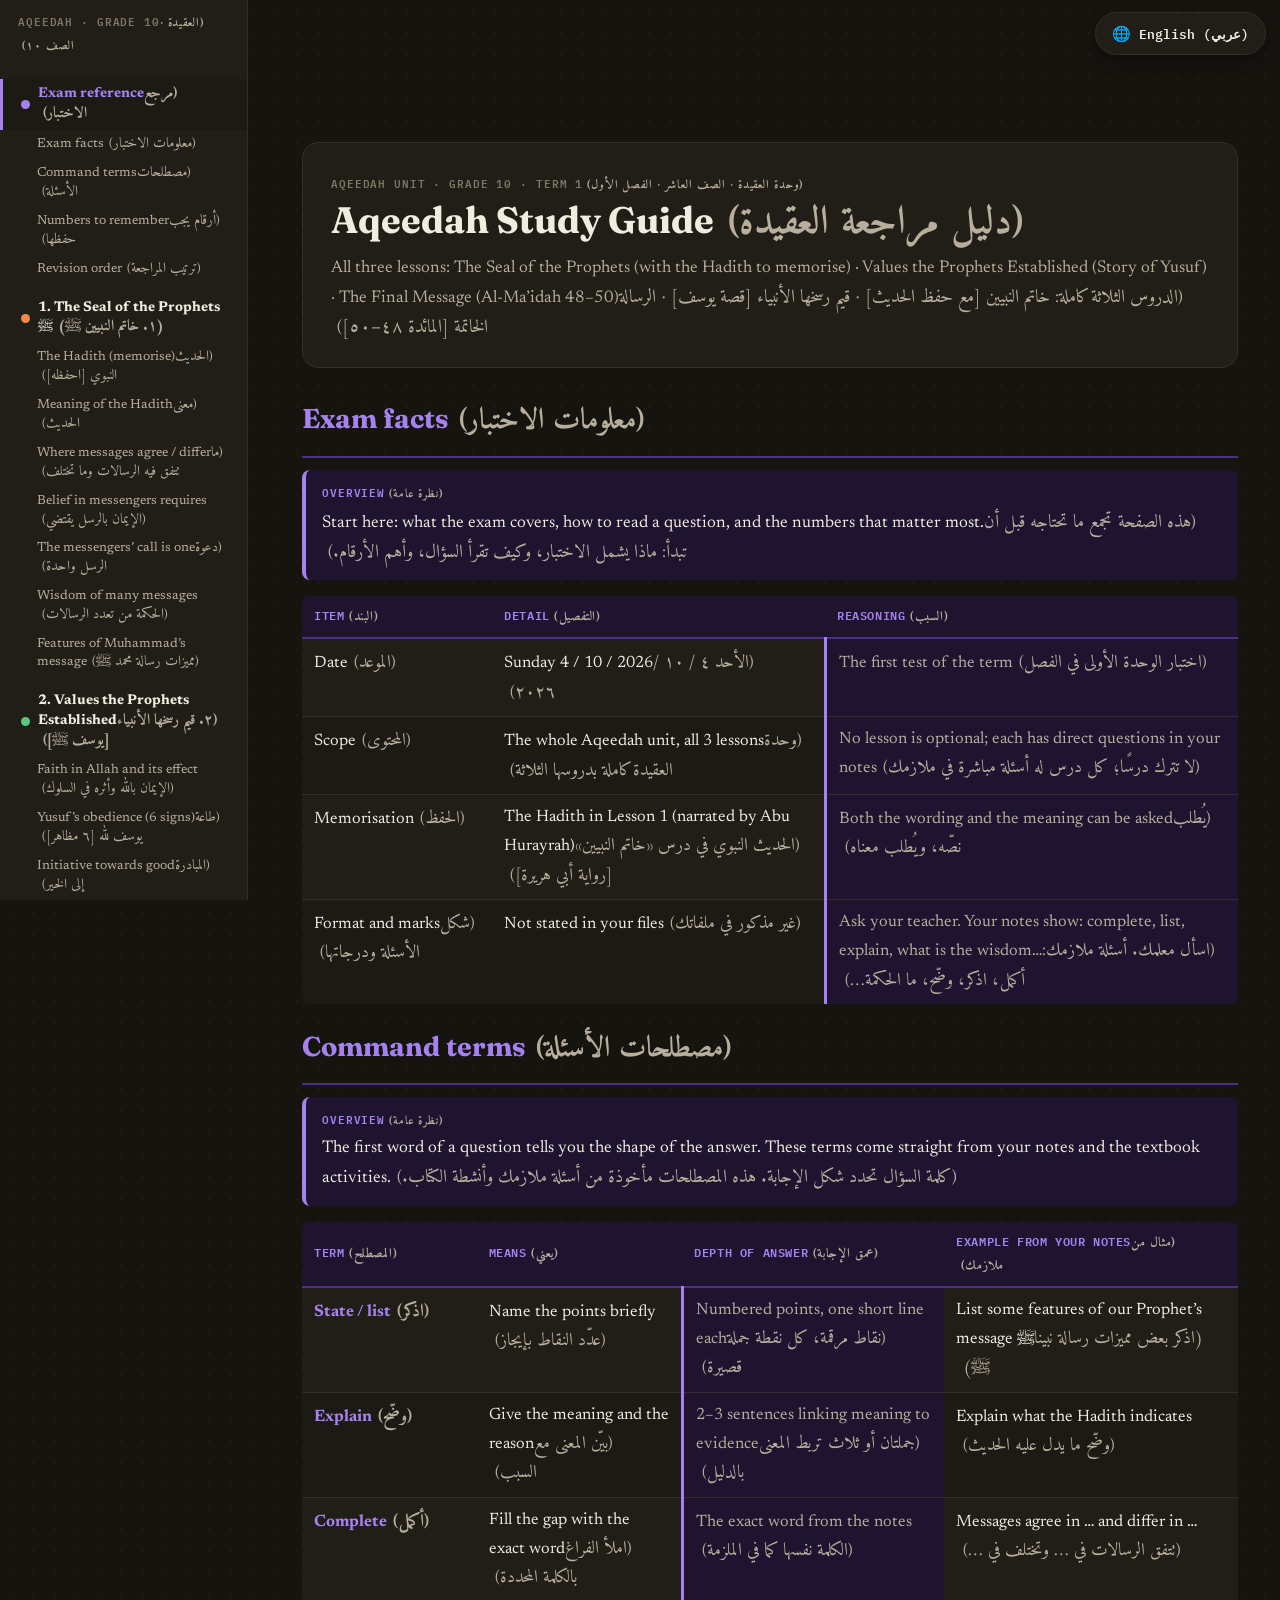
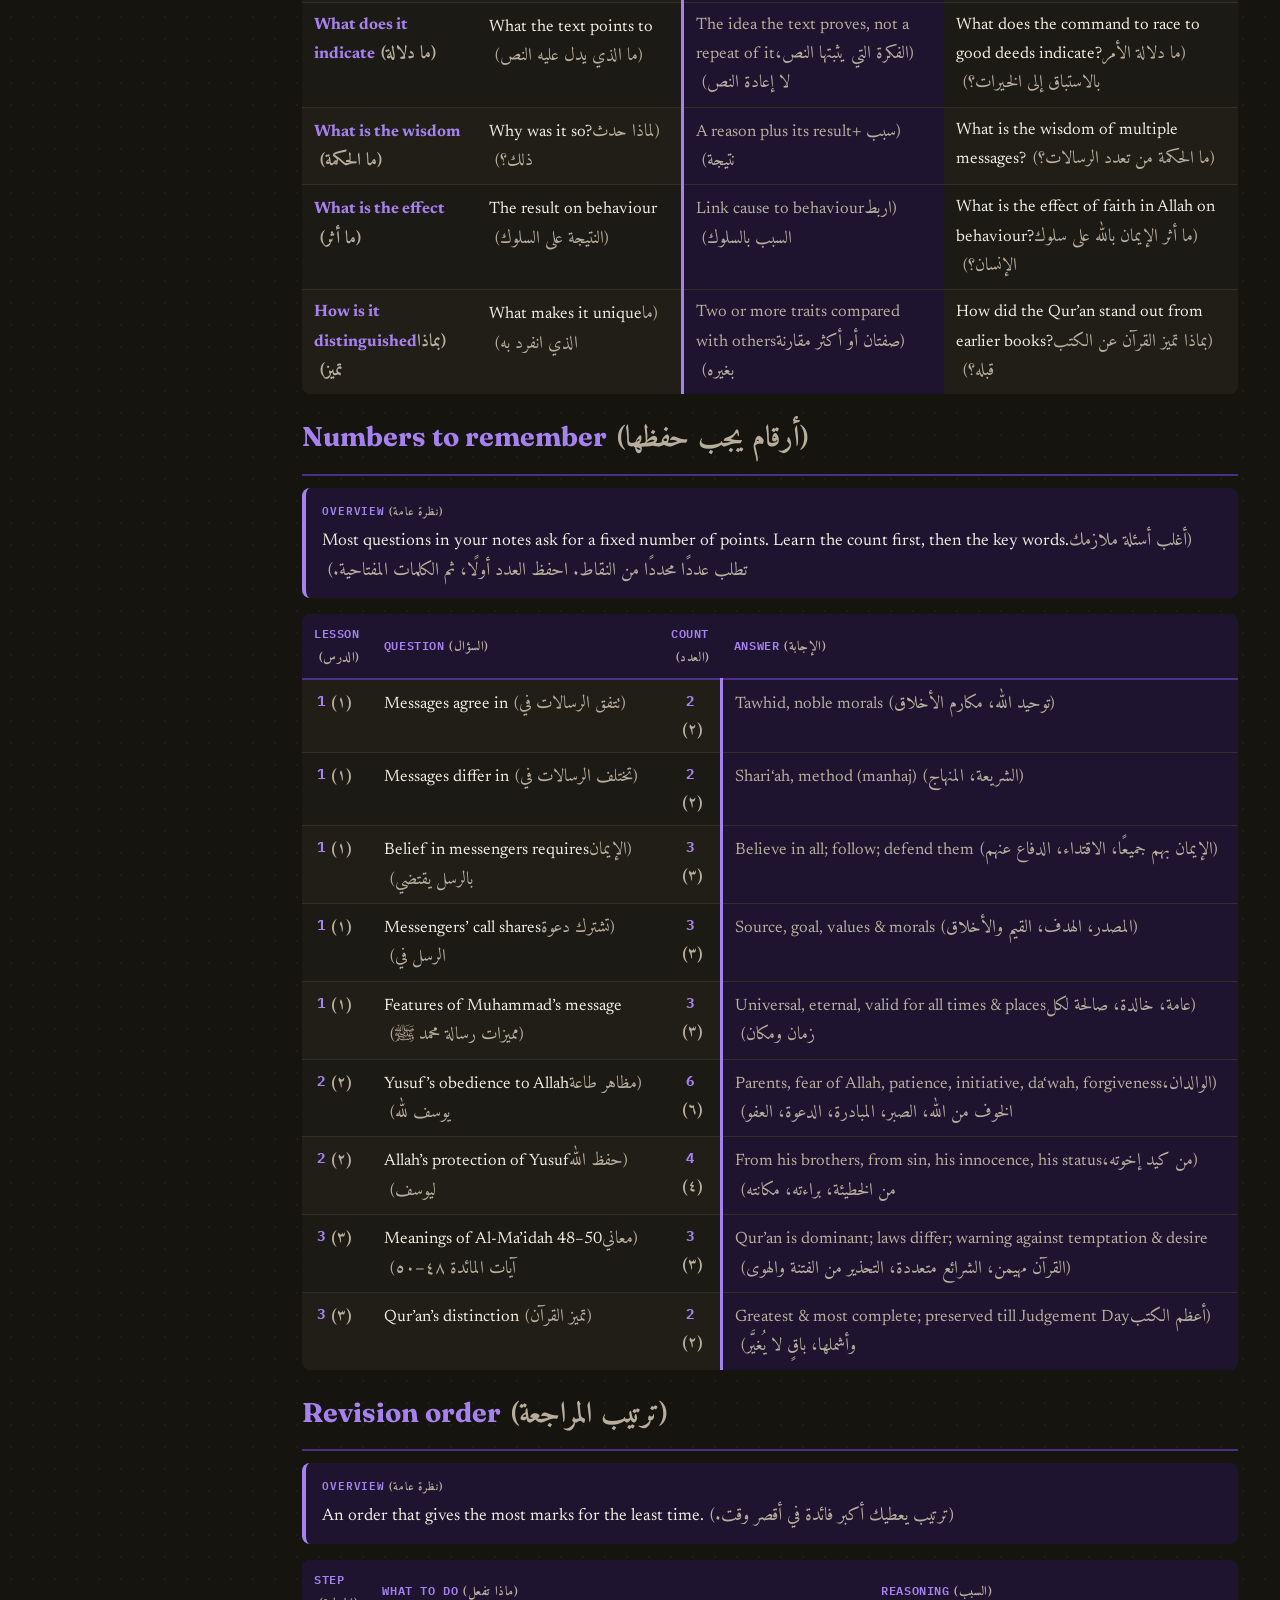
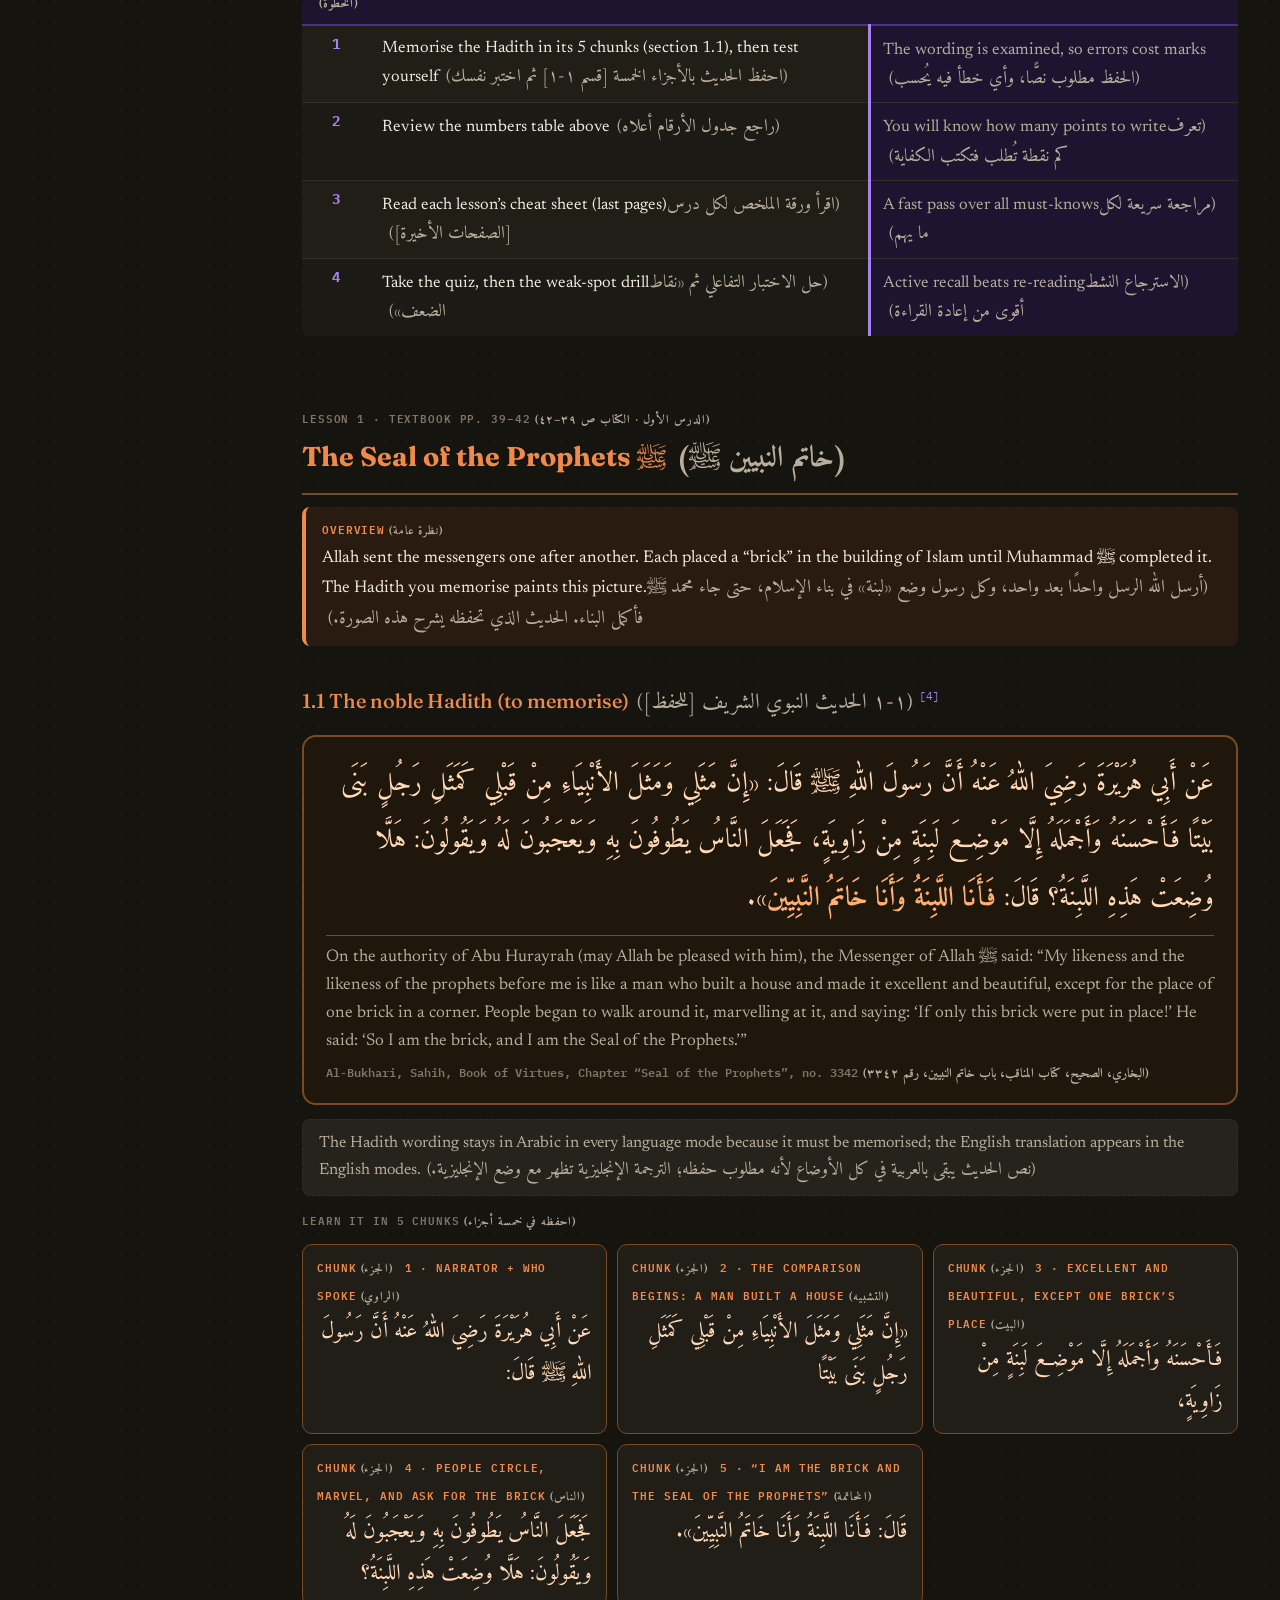
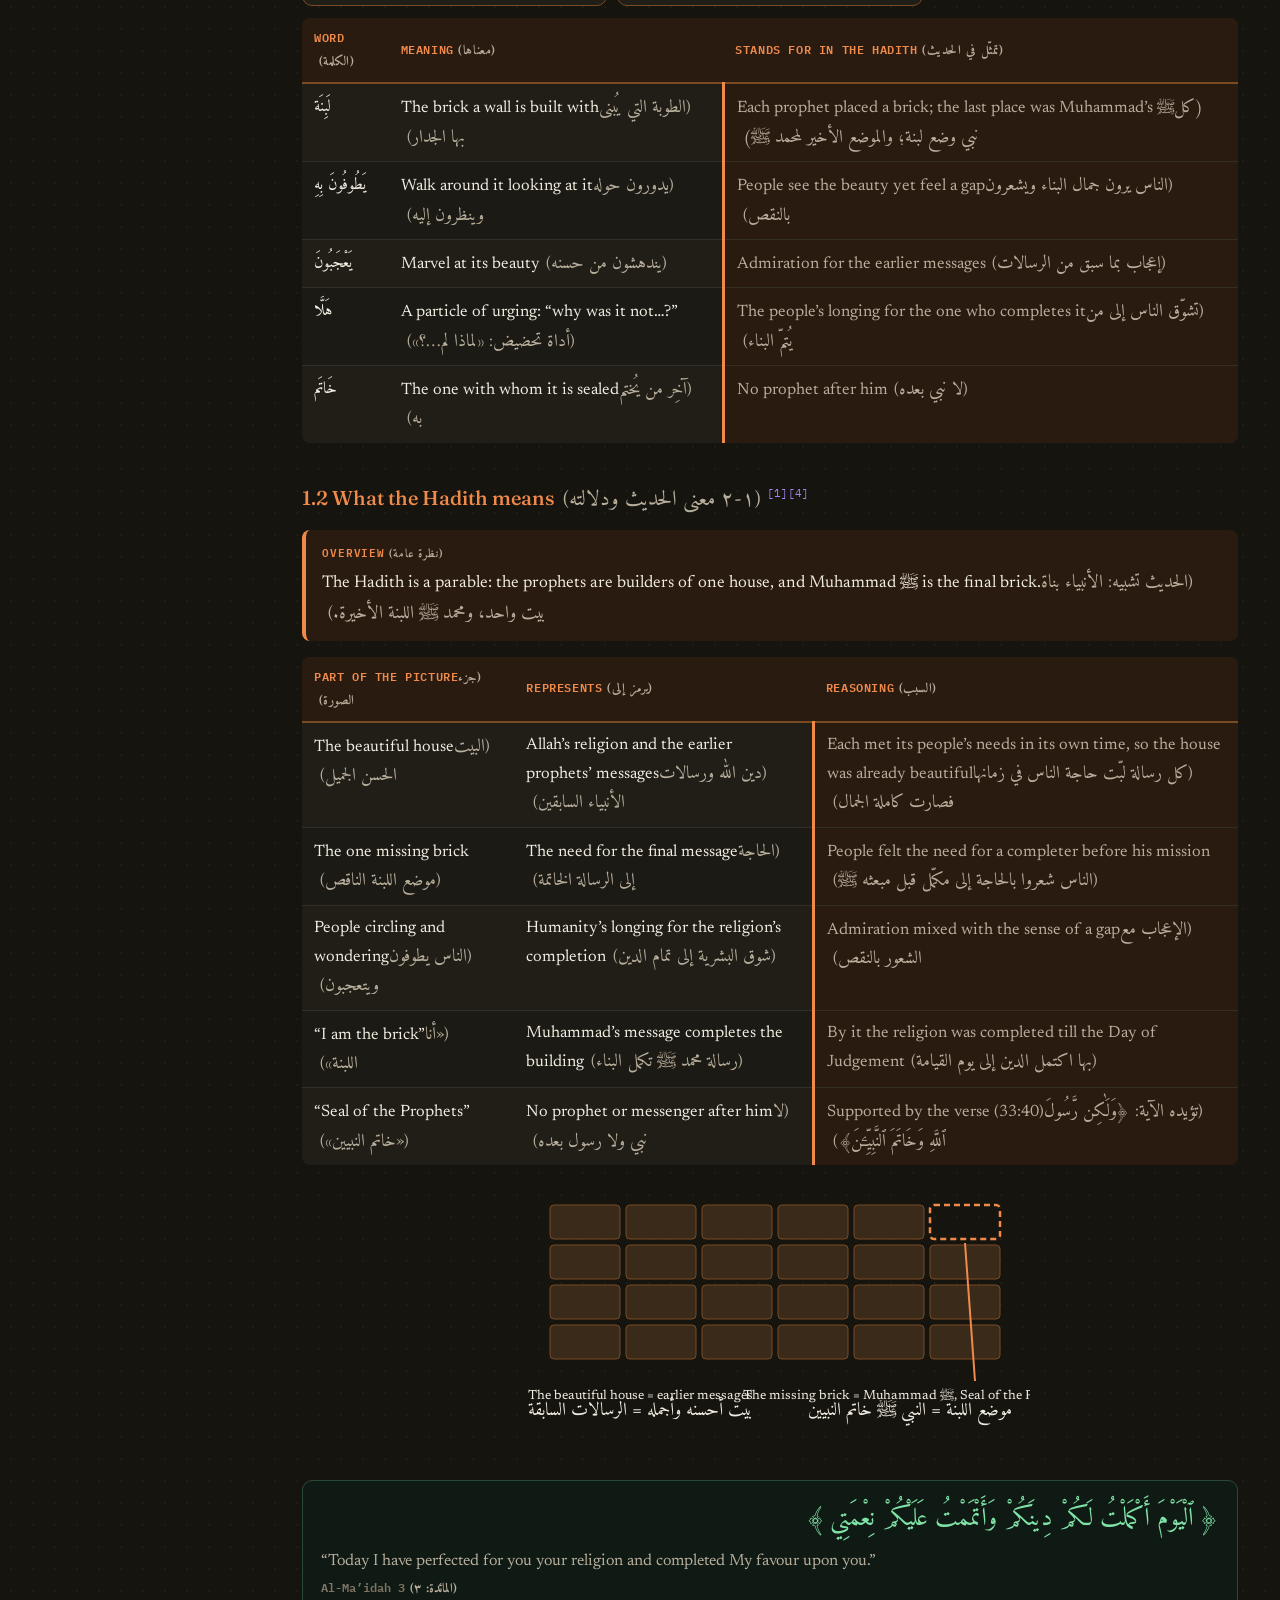
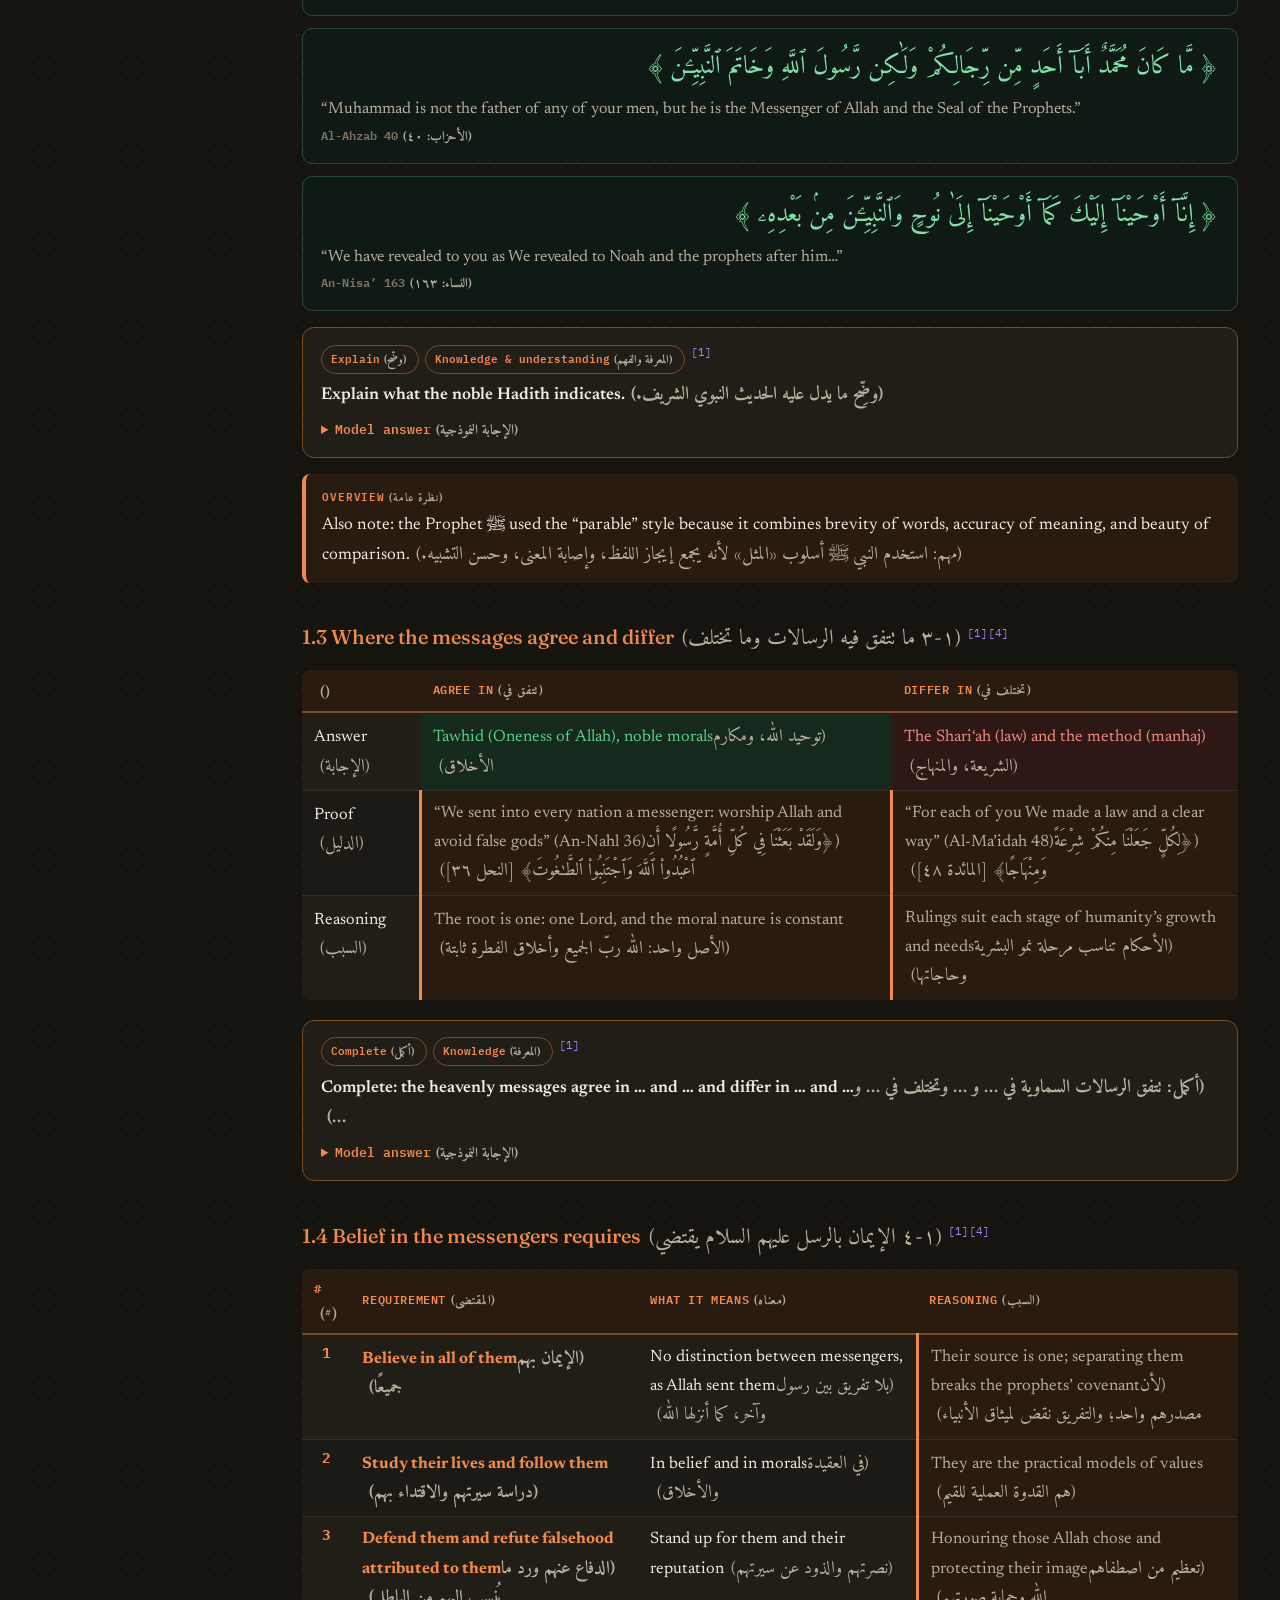
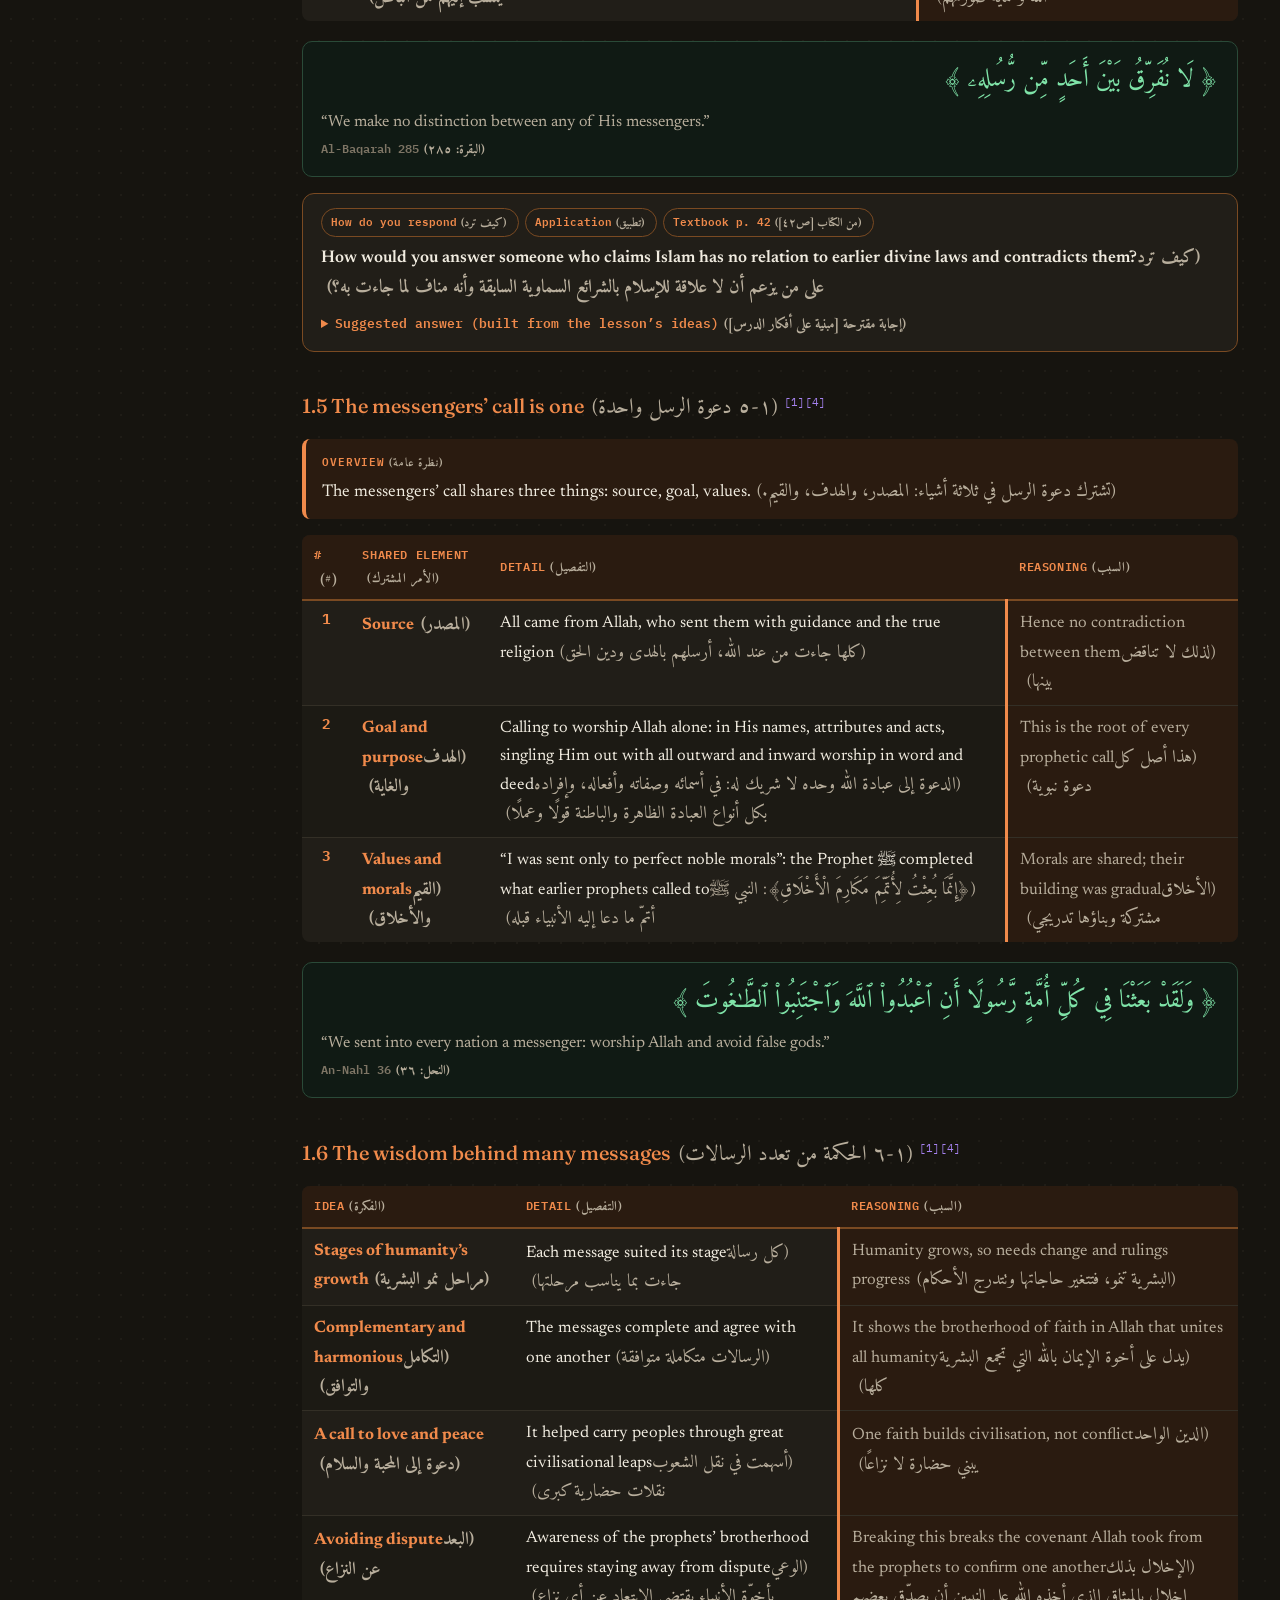
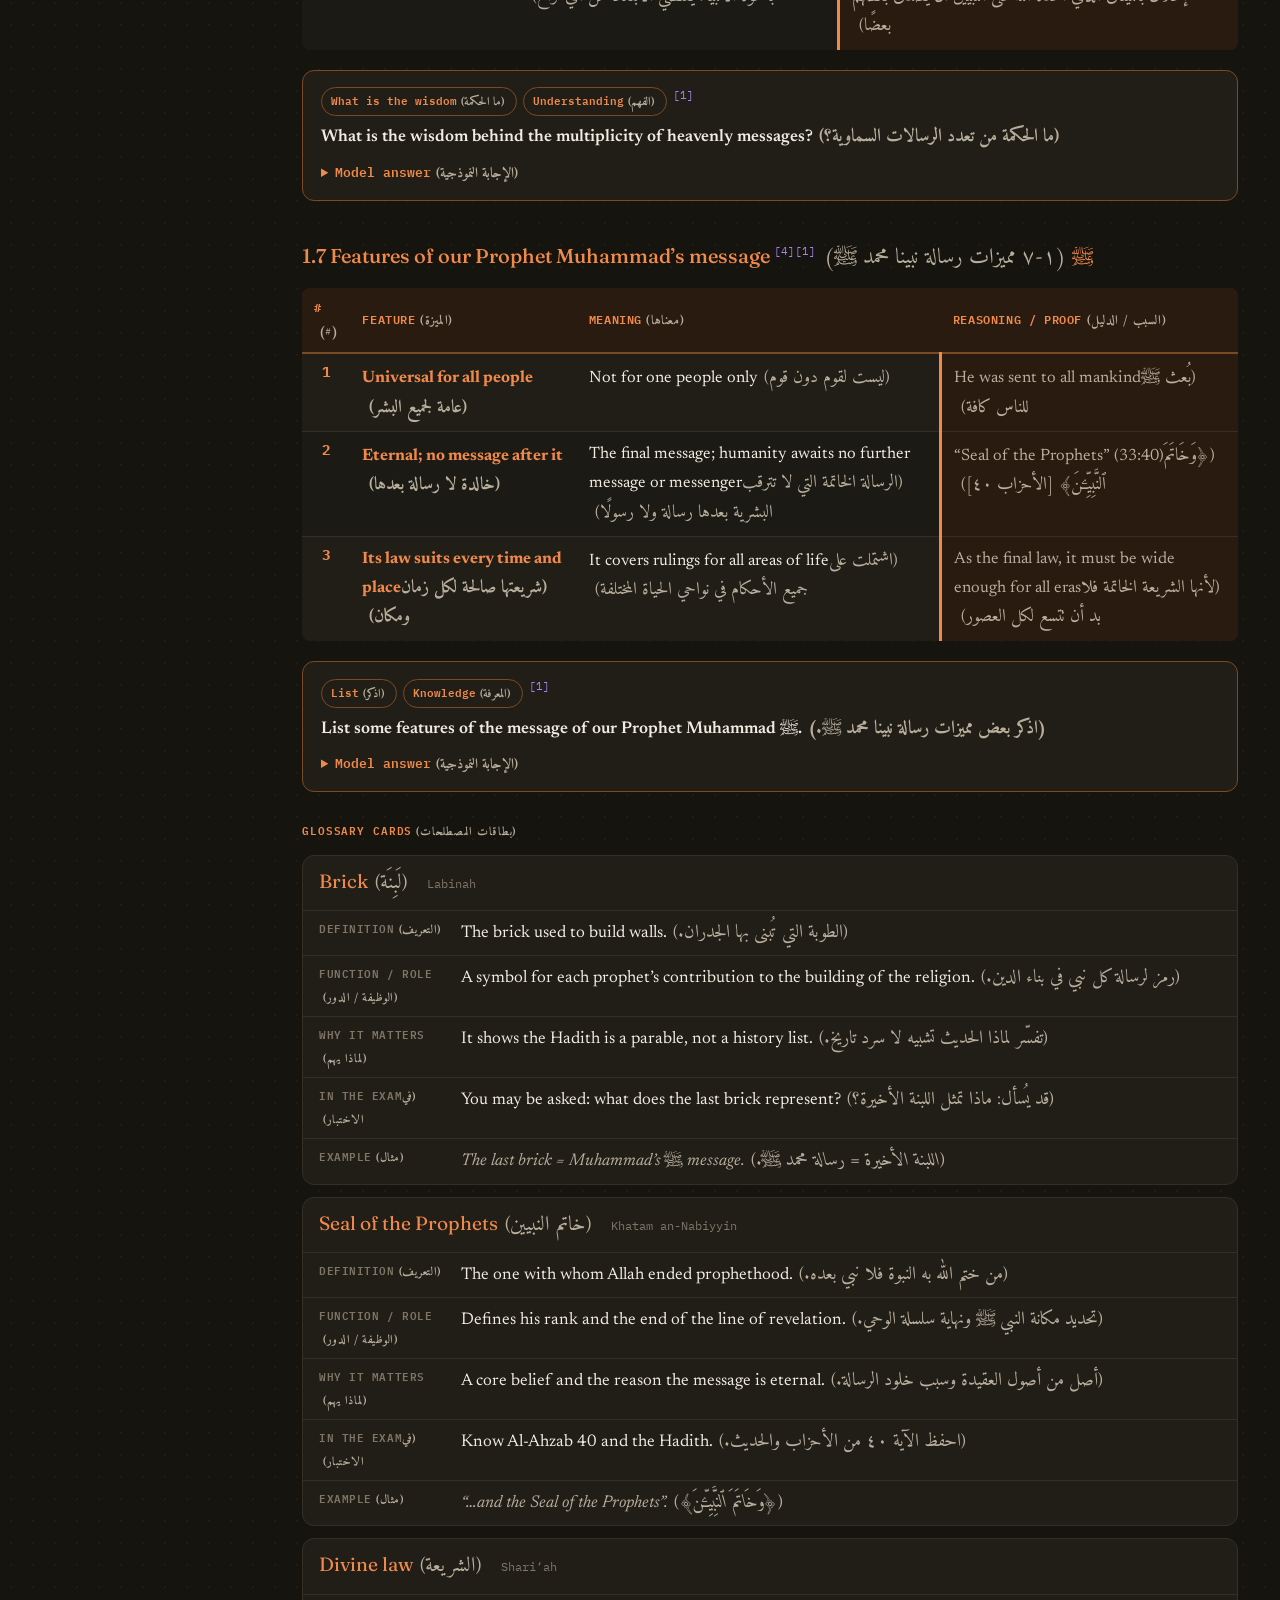
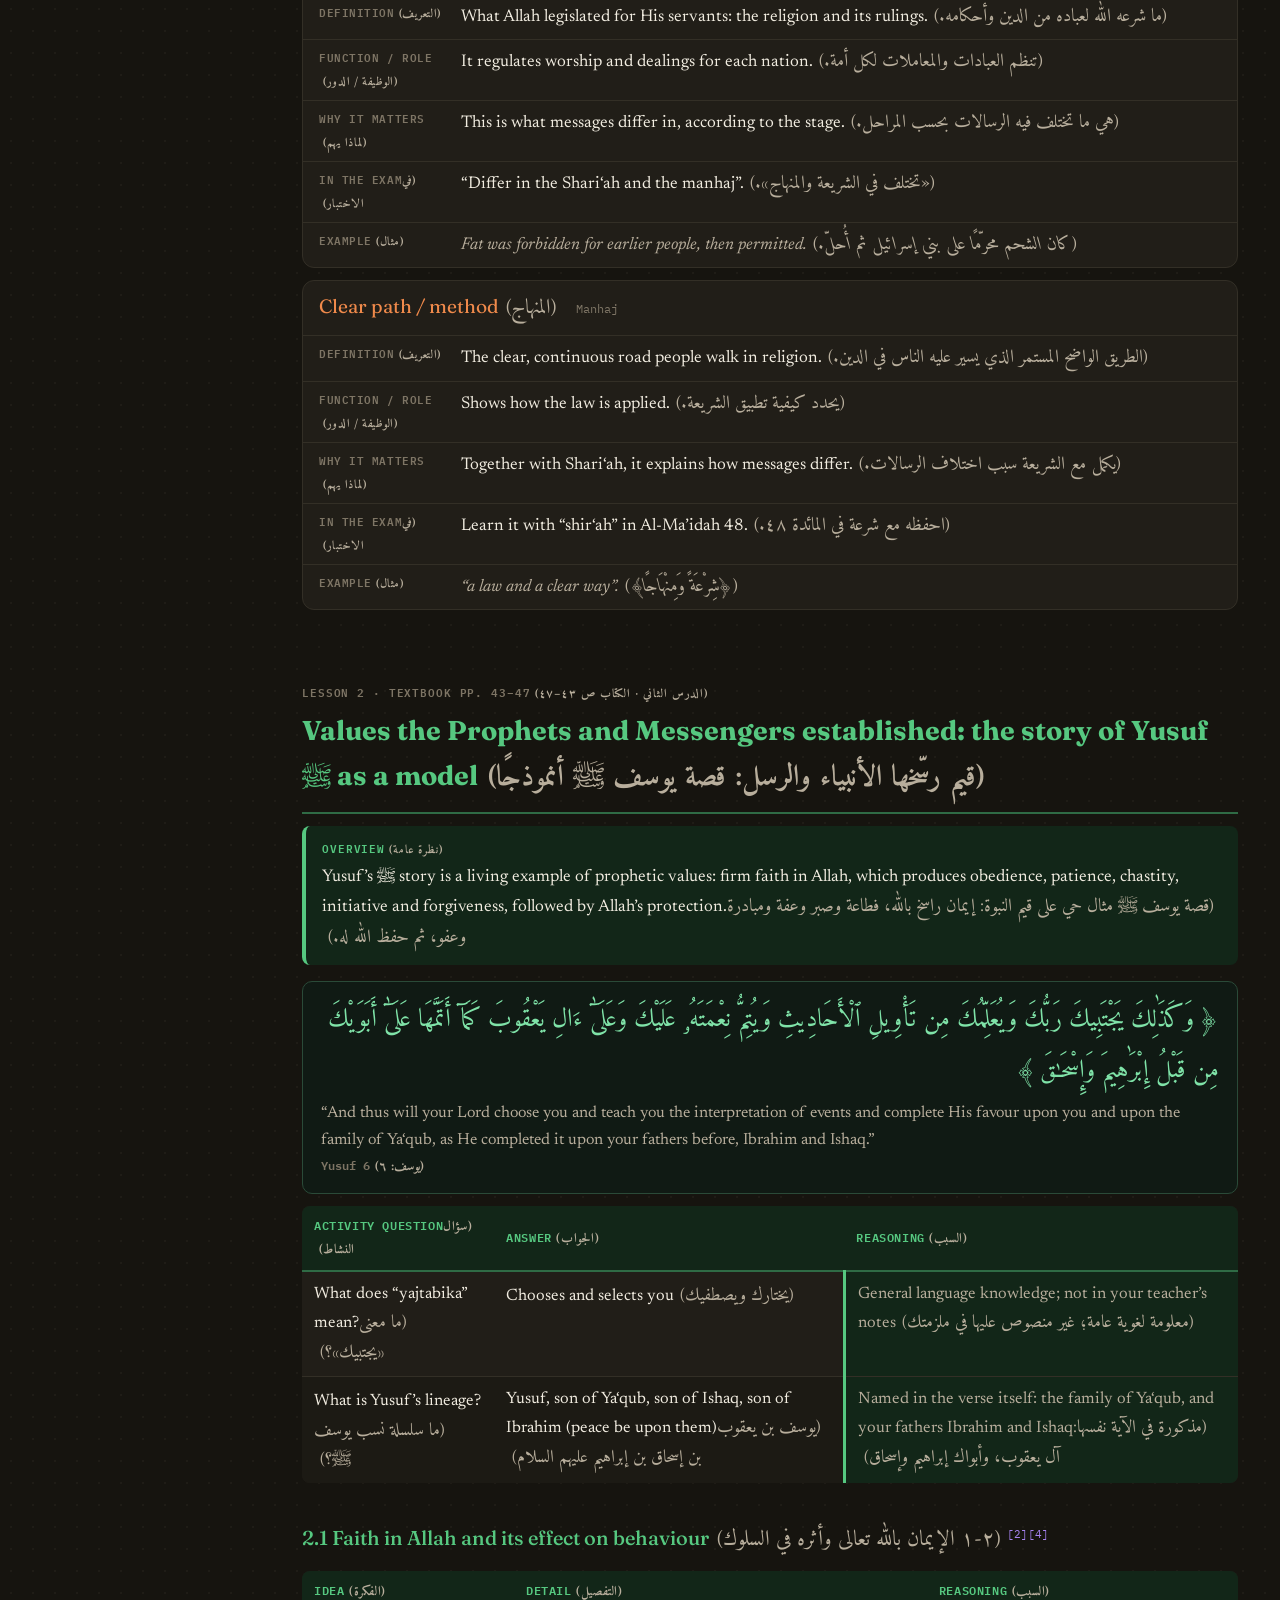
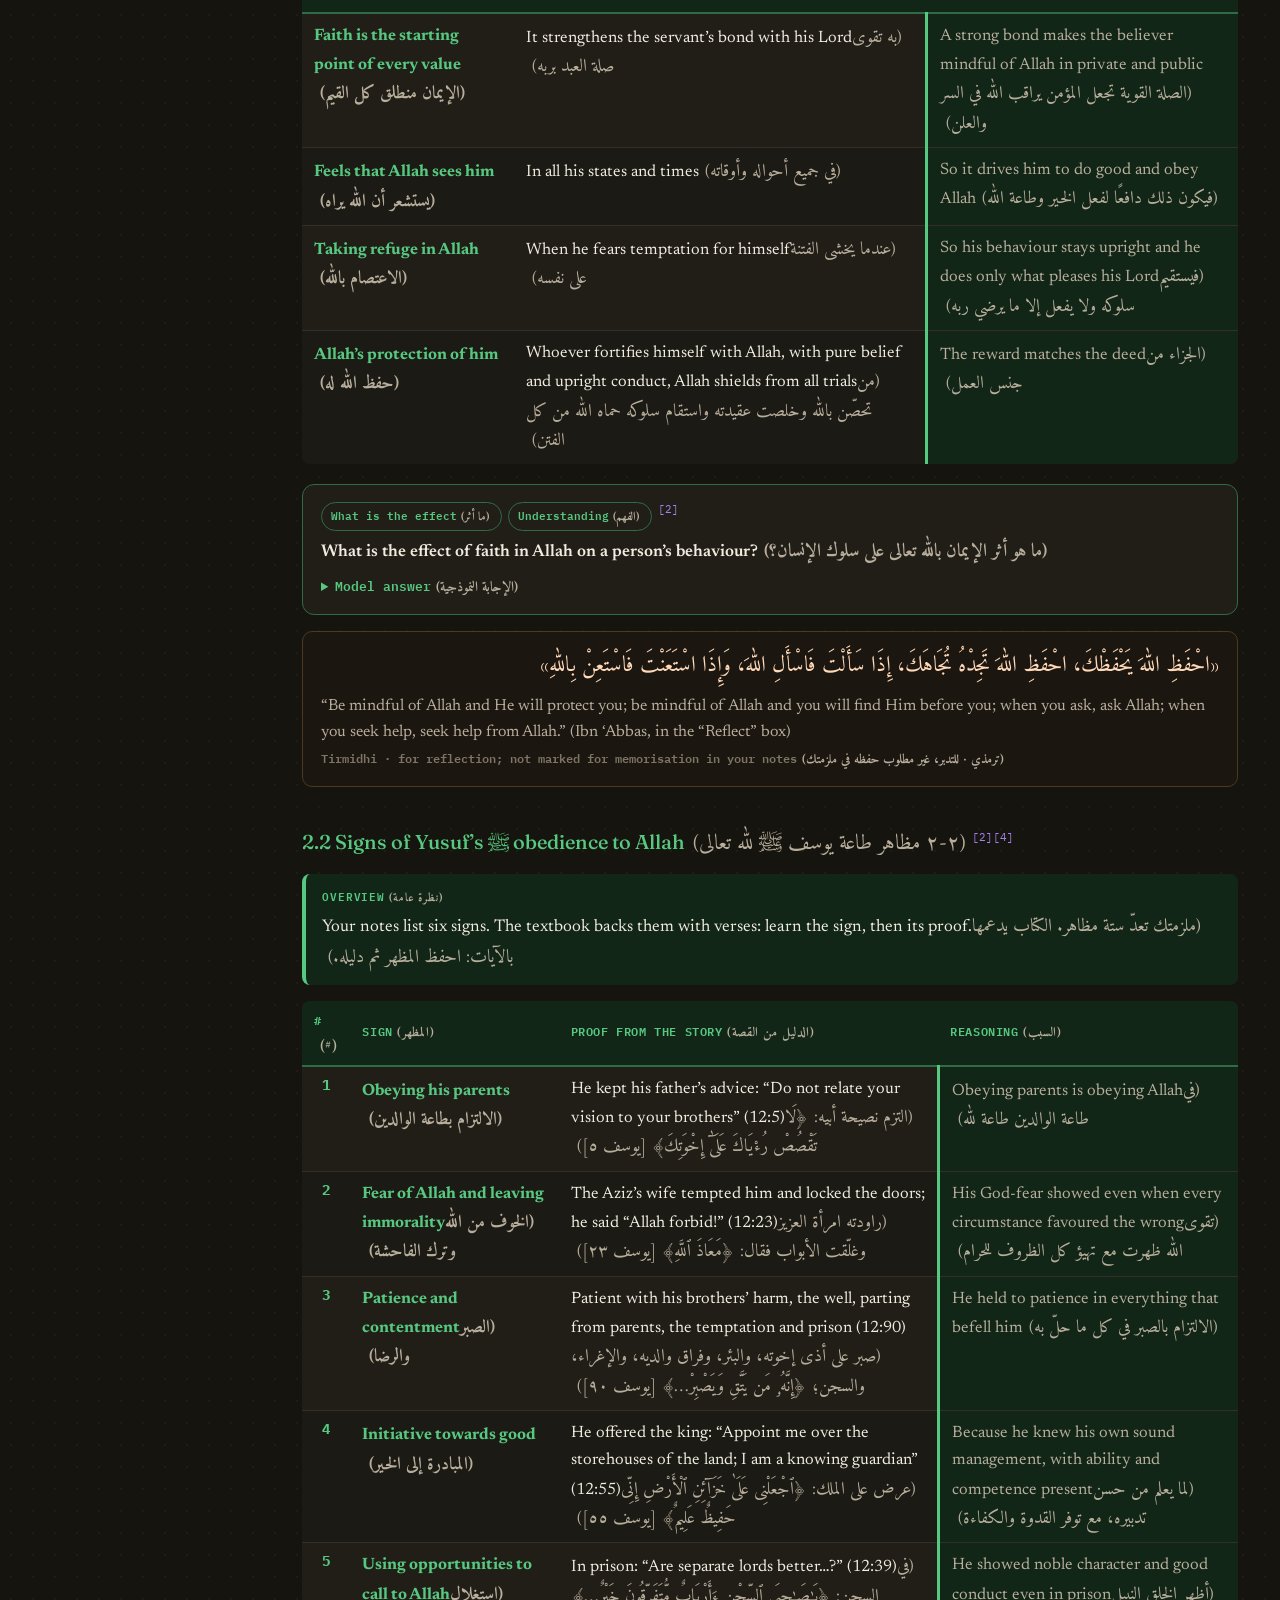
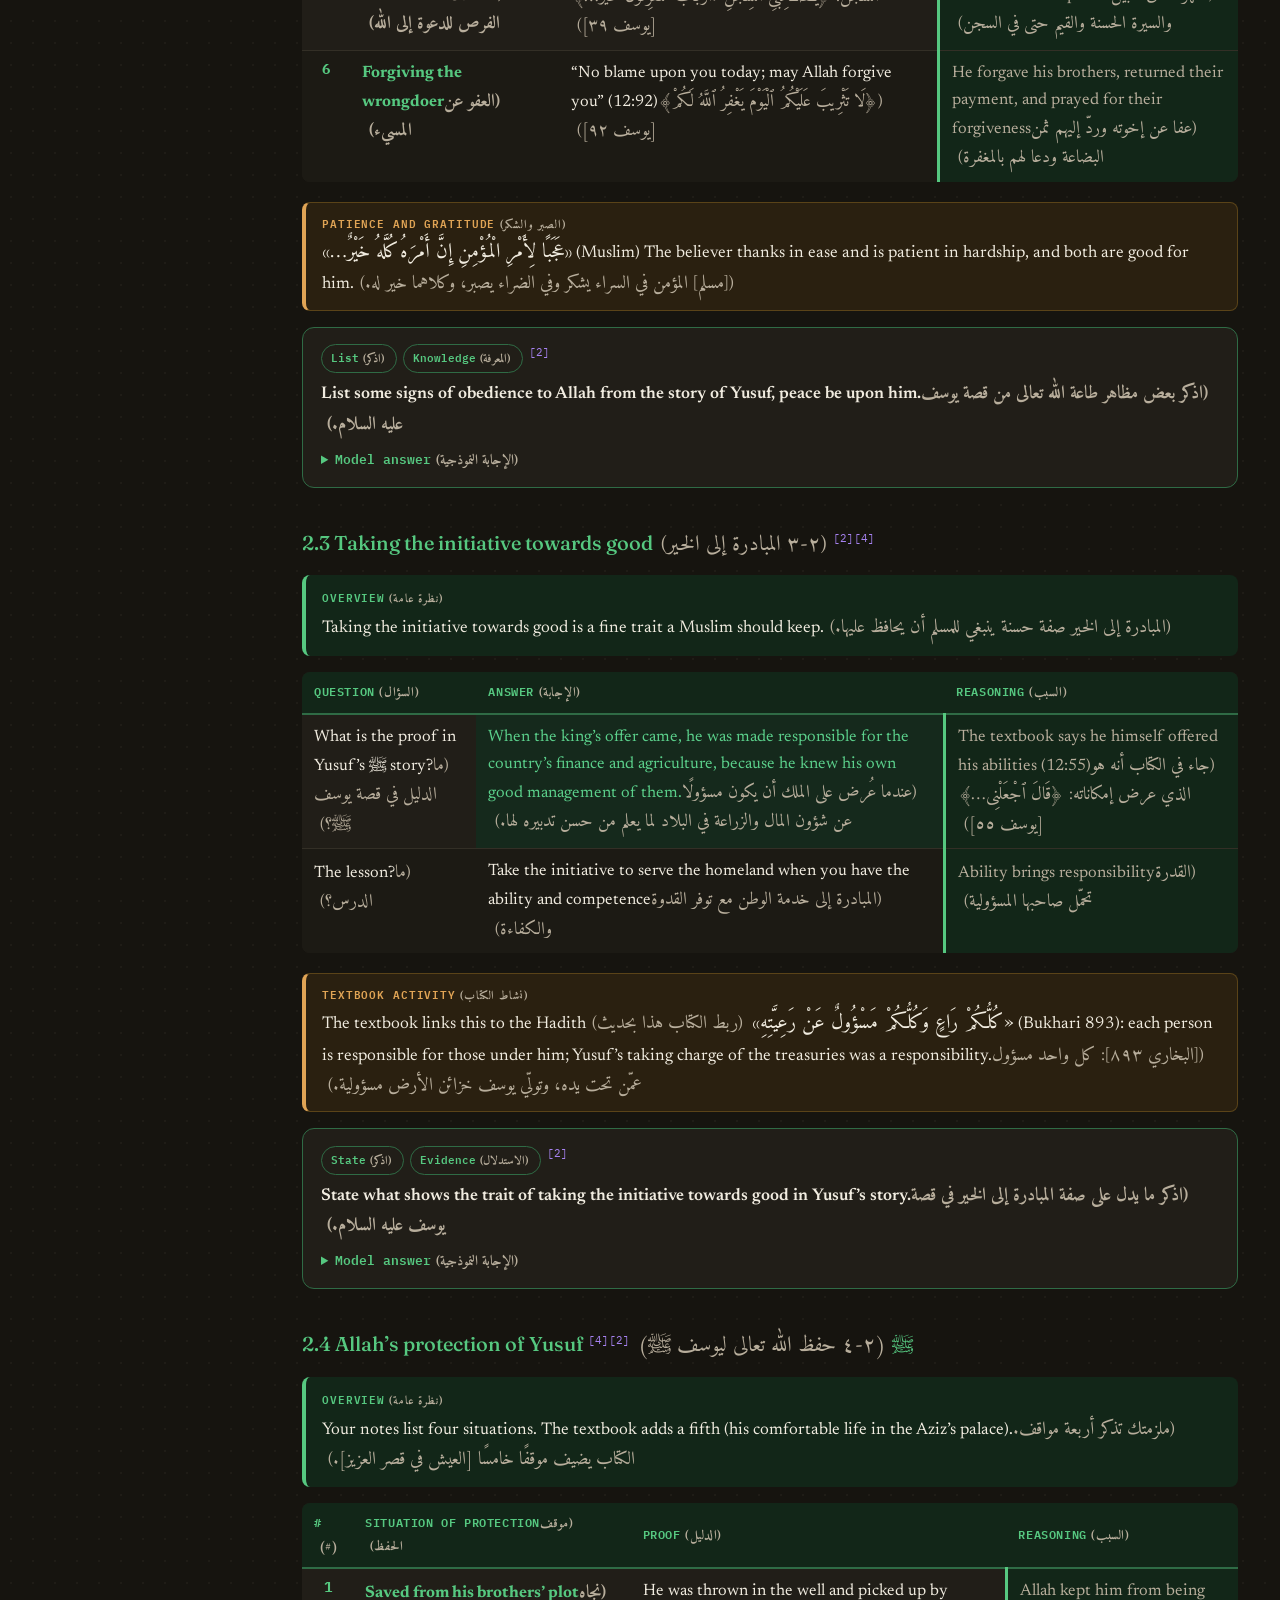
<file: study/aqeedah-study-guide.html>
<!doctype html><html lang="en" dir="ltr"><head><meta charset="utf-8"><meta name="viewport" content="width=device-width,initial-scale=1"><title>Aqeedah Study Guide · دليل العقيدة</title><link rel="preconnect" href="https://fonts.googleapis.com"><link href="https://fonts.googleapis.com/css2?family=Amiri:wght@400;700&family=Fraunces:wght@400;600;700&family=IBM+Plex+Mono:wght@400;600&family=Newsreader:wght@400;600&display=swap" rel="stylesheet"><style>
:root{
--paper:#16140F;--ink:#F1ECE0;--soft:#B8AE9C;--faint:#7E7565;--line:#332F26;--card:#211E18;--rowalt:#1C1A14;
--dots:rgba(255,240,210,.04);--refsoft:#26231D;
--u1:#F08A4B;--u1soft:#2A1B10;--u1line:#7A4A22;
--u2:#56C880;--u2soft:#122618;--u2line:#2F6B45;
--u3:#6FA0FF;--u3soft:#101A2E;--u3line:#2D4C86;
--sk:#A682F0;--sksoft:#1E1430;--skline:#4C2F86;
--good:#5BD08B;--goodsoft:#15291C;--bad:#F08C7E;--badsoft:#2E1815;--warn:#E0A455;--warnsoft:#2A2010;
--serif:'Newsreader','Amiri','Noto Naskh Arabic',Georgia,serif;
--display:'Fraunces','Amiri','Noto Naskh Arabic',Georgia,serif;
--mono:'IBM Plex Mono','Courier New',monospace;
--arab:'Amiri','Noto Naskh Arabic','Scheherazade New','Traditional Arabic',serif;
}
html,body{background:var(--paper);min-height:100vh}
html{scroll-behavior:smooth}
body{margin:0;background-image:radial-gradient(var(--dots) 1px,transparent 1px);background-size:22px 22px;color:var(--ink);
font-family:var(--serif);font-size:17px;line-height:1.65}
*{box-sizing:border-box}
h1,h2,h3,h4{font-family:var(--display);scroll-margin-top:64px;margin:0}
h1{font-weight:700;font-size:2.3rem;line-height:1.15}
h2{font-weight:700;font-size:1.7rem}
h3{font-weight:500;font-size:1.25rem;margin:2.2rem 0 .6rem}
.wrap{max-width:980px;margin:0 auto;padding:72px 22px 90px}
@media(min-width:1100px){body{padding-inline-start:260px}}
/* language toggle */
#langBtn{position:fixed;top:12px;right:14px;z-index:60;background:var(--card);color:var(--ink);border:1px solid var(--line);
border-radius:999px;padding:8px 16px;font:600 13px var(--mono);cursor:pointer;display:flex;gap:8px;align-items:center;box-shadow:0 6px 20px -8px #000}
#langBtn:hover{border-color:var(--sk);color:var(--sk)}
#langBtn .ic{font-size:15px}
#langBtn .lbl{direction:ltr;unicode-bidi:isolate}
/* language visibility */
body[data-lang="en"] .ar{display:none!important}
body[data-lang="ar"] .en{display:none!important}
.ar{font-family:var(--arab);font-size:1.08em;direction:rtl;unicode-bidi:isolate}
body[data-lang="both"] .bi>.ar::before{content:" ("}
body[data-lang="both"] .bi>.ar::after{content:")"}
body[data-lang="both"] .bi>.ar{color:var(--soft);margin-left:.35em}
.arq{font-family:var(--arab);direction:rtl;unicode-bidi:isolate}
body[data-lang="ar"]{font-size:18px}
/* sidebar */
#sidenav{position:fixed;inset-block:0;inset-inline-start:0;width:248px;overflow-y:auto;background:var(--card);
border-inline-end:1px solid var(--line);padding:58px 0 30px;z-index:40;font-size:14px}
#sidenav .brand{font:600 11px var(--mono);letter-spacing:.08em;color:var(--faint);padding:0 18px 12px;text-transform:uppercase}
#sidenav a{display:block;color:var(--soft);text-decoration:none;padding:5px 18px;border-inline-start:3px solid transparent;line-height:1.35}
#sidenav a:hover{background:var(--rowalt);color:var(--ink)}
#sidenav a.unit{font-weight:700;color:var(--ink);margin-top:10px;display:flex;gap:8px;align-items:center}
#sidenav a.unit i{width:9px;height:9px;border-radius:50%;flex:none}
#sidenav ul{list-style:none;margin:0;padding:0}
#sidenav ul a{padding-inline-start:34px;font-size:13px}
#sidenav a.active{background:var(--rowalt);font-weight:700;border-inline-start-color:var(--sk);color:var(--sk)}
#sidenav[data-active-unit="1"] a.active{border-inline-start-color:var(--u1);color:var(--u1)}
#sidenav[data-active-unit="2"] a.active{border-inline-start-color:var(--u2);color:var(--u2)}
#sidenav[data-active-unit="3"] a.active{border-inline-start-color:var(--u3);color:var(--u3)}
#snToggle{display:none;position:fixed;top:12px;left:14px;z-index:60;background:var(--card);color:var(--ink);border:1px solid var(--line);
border-radius:10px;font-size:20px;padding:5px 12px;cursor:pointer}
.sn-scrim{display:none;position:fixed;inset:0;background:rgba(0,0,0,.55);z-index:39}
@media(max-width:1099px){
#sidenav{transform:translateX(-105%);transition:transform .25s;inset-inline-start:auto;left:0;border-inline-end:0;border-right:1px solid var(--line)}
#sidenav.open{transform:none}
#snToggle{display:block}
body.sn-open .sn-scrim{display:block}
}
/* sections */
.unit{--accent:var(--sk);--accentsoft:var(--sksoft);--accentline:var(--skline);margin-top:64px;padding-top:6px}
.unit.u1{--accent:var(--u1);--accentsoft:var(--u1soft);--accentline:var(--u1line)}
.unit.u2{--accent:var(--u2);--accentsoft:var(--u2soft);--accentline:var(--u2line)}
.unit.u3{--accent:var(--u3);--accentsoft:var(--u3soft);--accentline:var(--u3line)}
.unit>h2{color:var(--accent);border-bottom:2px solid var(--accentline);padding-bottom:10px;margin-bottom:6px}
.unit h3{color:var(--accent)}
.tag{font:600 11px var(--mono);letter-spacing:.08em;text-transform:uppercase;color:var(--faint)}
.hero{border:1px solid var(--line);background:var(--card);border-radius:16px;padding:28px 28px 24px;margin-bottom:10px}
.hero p{color:var(--soft);margin:.5rem 0 0}
.abstract{background:var(--accentsoft);border-inline-start:4px solid var(--accent);padding:12px 16px;border-radius:8px;margin:12px 0 16px;color:var(--ink)}
.abstract .tag{color:var(--accent);display:block;margin-bottom:3px}
.why{background:var(--warnsoft);border:1px solid #5a4318;border-inline-start:4px solid var(--warn);padding:10px 16px;border-radius:8px;margin:14px 0}
.why .tag{color:var(--warn);display:block}
.note{background:var(--refsoft);border:1px dashed var(--line);padding:10px 16px;border-radius:8px;margin:14px 0;color:var(--soft);font-size:.95em}
table{width:100%;border-collapse:collapse;background:var(--card);margin:12px 0 20px;font-size:.97em;border-radius:8px;overflow:hidden}
th{background:var(--accentsoft,var(--sksoft));color:var(--accent,var(--sk));font:600 12px var(--mono);letter-spacing:.05em;text-transform:uppercase;padding:9px 12px;text-align:start;border-bottom:2px solid var(--accentline,var(--skline))}
td{padding:9px 12px;border-top:1px solid var(--line);vertical-align:top}
tr:nth-child(even) td{background:var(--rowalt)}
td.r{background:var(--accentsoft)!important;border-inline-start:3px solid var(--accent,var(--sk));color:var(--soft)}
td.good{background:var(--goodsoft)!important;color:var(--good)}
td.bad{background:var(--badsoft)!important;color:var(--bad)}
td.n{width:42px;text-align:center;font:700 14px var(--mono);color:var(--accent,var(--sk))}
.kt{color:var(--accent,var(--sk));font-weight:700}
.up{color:var(--good);font-weight:700}.dn{color:var(--bad);font-weight:700}
.quran{background:#101a14;border:1px solid #2a4a38;border-radius:10px;padding:12px 18px;margin:12px 0}
.quran .qa{display:block;font-family:var(--arab);font-size:1.5em;line-height:2;color:#7fe3a8;direction:rtl;text-align:right}
.quran .qm{display:block;color:var(--soft);font-size:.95em;margin-top:4px}
.quran .ref{font:600 12px var(--mono);color:var(--faint)}
.hadith{background:#1f160c;border:2px solid var(--u1line);border-radius:14px;padding:18px 22px;margin:14px 0}
.hadith .ha{font-family:var(--arab);font-size:1.6em;line-height:2.1;color:#ffd9b8;direction:rtl;text-align:right}
.hadith .ha b{color:#ffb070}
.hadith .hm{color:var(--soft);margin-top:8px;border-top:1px solid var(--u1line);padding-top:8px}
.chunks{display:grid;grid-template-columns:repeat(auto-fit,minmax(230px,1fr));gap:10px;margin:10px 0}
.chunk{background:var(--card);border:1px solid var(--u1line);border-radius:10px;padding:10px 14px}
.chunk .arq{font-size:1.3em;line-height:1.9;color:#ffd9b8;display:block;text-align:right}
.chunk .tag{color:var(--u1)}
.pill{display:inline-block;font:600 11px var(--mono);padding:2px 9px;border-radius:999px;border:1px solid var(--accentline,var(--skline));color:var(--accent,var(--sk));margin-inline-end:6px}
.exam{border:1px solid var(--accentline);border-radius:12px;background:var(--card);padding:14px 18px;margin:16px 0}
.exam .q{font-weight:600;margin:6px 0 8px}
details{margin-top:8px}
summary{cursor:pointer;color:var(--accent);font:600 13px var(--mono)}
.model{background:var(--goodsoft);border-inline-start:4px solid var(--good);padding:8px 14px;border-radius:6px;margin-top:8px}
.model ol,.model ul{margin:4px 0;padding-inline-start:22px}
.ms{font:12px var(--mono);color:var(--faint);margin-top:6px}
.glossary{margin-top:28px}
.glossary>.tag{display:block;margin-bottom:8px;color:var(--accent)}
.term{background:var(--card);border:1px solid var(--line);border-radius:12px;margin:12px 0;overflow:hidden}
.term .head{padding:10px 16px;border-bottom:1px solid var(--line);display:flex;flex-wrap:wrap;gap:6px 14px;align-items:baseline}
.term .head .nm{font-family:var(--display);font-weight:400;font-size:1.2rem;color:var(--accent)}
.term .head .ff{font:12px var(--mono);color:var(--faint)}
.term dl{margin:0}
.term .row{display:grid;grid-template-columns:130px 1fr;gap:12px;padding:7px 16px;border-top:1px solid var(--line)}
.term .row:first-child{border-top:0}
.term dt{font:600 11px var(--mono);text-transform:uppercase;color:var(--faint);letter-spacing:.05em}
.term dd{margin:0}
.term dd.ex{font-style:italic;color:var(--soft)}
@media(max-width:600px){.term .row{grid-template-columns:1fr;gap:0}}
.cites sup a{color:var(--sk);text-decoration:none}
sup a{color:var(--sk);text-decoration:none;font:11px var(--mono)}
.cheats{margin-top:70px}
.cheat{border:2px solid var(--accentline);border-radius:14px;background:var(--card);padding:20px 24px;margin:20px 0;--accent:var(--sk);--accentsoft:var(--sksoft);--accentline:var(--skline)}
.cheat.u1{--accent:var(--u1);--accentsoft:var(--u1soft);--accentline:var(--u1line)}
.cheat.u2{--accent:var(--u2);--accentsoft:var(--u2soft);--accentline:var(--u2line)}
.cheat.u3{--accent:var(--u3);--accentsoft:var(--u3soft);--accentline:var(--u3line)}
.cheat h3{margin-top:0;color:var(--accent)}
.cs-cols{columns:2 300px;column-gap:26px}
.cs-cols table,.cs-cols .box{break-inside:avoid}
.cheat table{font-size:.9em;margin:8px 0 12px}
.cheat .box{border:1px solid var(--accentline);border-radius:8px;padding:6px 12px;margin:8px 0;background:var(--accentsoft);font-size:.92em}
.pbtn{background:var(--card);color:var(--ink);border:1px solid var(--skline);border-radius:8px;padding:8px 16px;font:600 13px var(--mono);cursor:pointer}
.pbtn:hover{color:var(--sk)}
svg text{fill:var(--ink);font-family:var(--serif)}
svg text.ar{font-family:var(--arab)}
body[data-lang="ar"] svg text.ar{transform:translateY(-15px)}
.src li{margin:6px 0}
footer{margin-top:60px;color:var(--faint);font:12px var(--mono);text-align:center}
@media print{
@page{margin:12mm}
html{--paper:#fff;--ink:#1a1a1a;--soft:#444;--faint:#777;--line:#bbb;--card:#fff;--rowalt:#f6f6f6;--dots:transparent;--refsoft:#eee;
--u1:#C2410C;--u2:#15803D;--u3:#1D4ED8;--sk:#6D28D9;--good:#15803D;--bad:#C0392B;--u1soft:#fdeee3;--u2soft:#e7f6ec;--u3soft:#e6eefc;--sksoft:#efe9fb;
--u1line:#e0a784;--u2line:#8cc9a2;--u3line:#9db7ec;--skline:#c3b0ea;--goodsoft:#e7f6ec;--badsoft:#fbe9e6;--warnsoft:#fbf1dc}
html,body{background:#fff!important}
body{background-image:none!important;padding-inline-start:0!important;font-size:12.5px;line-height:1.45}
#langBtn,#snToggle,.sn-scrim,#sidenav,footer,.pbtn,.noprint{display:none!important}
.wrap{padding:0;max-width:none}
.wrap>*{display:none}
.wrap>.cheats{display:block;margin:0}
.cheats>.noprint{display:none}
.cheat{box-shadow:none;page-break-after:always;margin:0;border:1.5px solid var(--accentline)}
.cheat:last-child{page-break-after:auto}
svg text{fill:#1a1a1a}
.hadith,.quran{background:#fff;border-color:#bbb}
.hadith .ha,.quran .qa,.chunk .arq{color:#1a1a1a}
}
</style></head><body data-lang="both"><button id="langBtn" type="button" aria-label="Change language"><span class="ic">🌐</span><span class="lbl">English (عربي)</span></button><button id="snToggle" aria-label="Menu">☰</button><div class="sn-scrim"></div><aside id="sidenav"><div class="brand"><span class="bi"><span class="en">Aqeedah · Grade 10</span><span class="ar" lang="ar" dir="rtl">العقيدة · الصف ١٠</span></span></div><a class="unit" href="#ref" data-unit=""><i style="background:var(--sk)"></i><span><span class="bi"><span class="en">Exam reference</span><span class="ar" lang="ar" dir="rtl">مرجع الاختبار</span></span></span></a><ul class="sn-sub-list"><li><a href="#r1" data-unit=""><span class="bi"><span class="en">Exam facts</span><span class="ar" lang="ar" dir="rtl">معلومات الاختبار</span></span></a></li><li><a href="#r2" data-unit=""><span class="bi"><span class="en">Command terms</span><span class="ar" lang="ar" dir="rtl">مصطلحات الأسئلة</span></span></a></li><li><a href="#r3" data-unit=""><span class="bi"><span class="en">Numbers to remember</span><span class="ar" lang="ar" dir="rtl">أرقام يجب حفظها</span></span></a></li><li><a href="#r4" data-unit=""><span class="bi"><span class="en">Revision order</span><span class="ar" lang="ar" dir="rtl">ترتيب المراجعة</span></span></a></li></ul><a class="unit" href="#l1" data-unit="1"><i style="background:var(--u1)"></i><span><span class="bi"><span class="en">1. The Seal of the Prophets ﷺ</span><span class="ar" lang="ar" dir="rtl">١. خاتم النبيين ﷺ</span></span></span></a><ul class="sn-sub-list"><li><a href="#t1-1" data-unit="1"><span class="bi"><span class="en">The Hadith (memorise)</span><span class="ar" lang="ar" dir="rtl">الحديث النبوي (احفظه)</span></span></a></li><li><a href="#t1-2" data-unit="1"><span class="bi"><span class="en">Meaning of the Hadith</span><span class="ar" lang="ar" dir="rtl">معنى الحديث</span></span></a></li><li><a href="#t1-3" data-unit="1"><span class="bi"><span class="en">Where messages agree / differ</span><span class="ar" lang="ar" dir="rtl">ما تتفق فيه الرسالات وما تختلف</span></span></a></li><li><a href="#t1-4" data-unit="1"><span class="bi"><span class="en">Belief in messengers requires</span><span class="ar" lang="ar" dir="rtl">الإيمان بالرسل يقتضي</span></span></a></li><li><a href="#t1-5" data-unit="1"><span class="bi"><span class="en">The messengers’ call is one</span><span class="ar" lang="ar" dir="rtl">دعوة الرسل واحدة</span></span></a></li><li><a href="#t1-6" data-unit="1"><span class="bi"><span class="en">Wisdom of many messages</span><span class="ar" lang="ar" dir="rtl">الحكمة من تعدد الرسالات</span></span></a></li><li><a href="#t1-7" data-unit="1"><span class="bi"><span class="en">Features of Muhammad’s message</span><span class="ar" lang="ar" dir="rtl">مميزات رسالة محمد ﷺ</span></span></a></li></ul><a class="unit" href="#l2" data-unit="2"><i style="background:var(--u2)"></i><span><span class="bi"><span class="en">2. Values the Prophets Established</span><span class="ar" lang="ar" dir="rtl">٢. قيم رسخها الأنبياء (يوسف ﷺ)</span></span></span></a><ul class="sn-sub-list"><li><a href="#t2-1" data-unit="2"><span class="bi"><span class="en">Faith in Allah and its effect</span><span class="ar" lang="ar" dir="rtl">الإيمان بالله وأثره في السلوك</span></span></a></li><li><a href="#t2-2" data-unit="2"><span class="bi"><span class="en">Yusuf’s obedience (6 signs)</span><span class="ar" lang="ar" dir="rtl">طاعة يوسف لله (٦ مظاهر)</span></span></a></li><li><a href="#t2-3" data-unit="2"><span class="bi"><span class="en">Initiative towards good</span><span class="ar" lang="ar" dir="rtl">المبادرة إلى الخير</span></span></a></li><li><a href="#t2-4" data-unit="2"><span class="bi"><span class="en">Allah’s protection of Yusuf (4)</span><span class="ar" lang="ar" dir="rtl">حفظ الله ليوسف (٤)</span></span></a></li><li><a href="#t2-5" data-unit="2"><span class="bi"><span class="en">Map of values and proofs</span><span class="ar" lang="ar" dir="rtl">خريطة القيم والأدلة</span></span></a></li><li><a href="#t2-6" data-unit="2"><span class="bi"><span class="en">Conclusion: role models</span><span class="ar" lang="ar" dir="rtl">الخلاصة والقدوة</span></span></a></li></ul><a class="unit" href="#l3" data-unit="3"><i style="background:var(--u3)"></i><span><span class="bi"><span class="en">3. The Final Message (Al-Ma’idah 48–50)</span><span class="ar" lang="ar" dir="rtl">٣. الرسالة الخاتمة (المائدة ٤٨–٥٠)</span></span></span></a><ul class="sn-sub-list"><li><a href="#t3-1" data-unit="3"><span class="bi"><span class="en">The verses</span><span class="ar" lang="ar" dir="rtl">الآيات الكريمة</span></span></a></li><li><a href="#t3-2" data-unit="3"><span class="bi"><span class="en">Vocabulary</span><span class="ar" lang="ar" dir="rtl">المفردات والتراكيب</span></span></a></li><li><a href="#t3-3" data-unit="3"><span class="bi"><span class="en">Meanings of the verses (3)</span><span class="ar" lang="ar" dir="rtl">معاني الآيات (٣)</span></span></a></li><li><a href="#t3-4" data-unit="3"><span class="bi"><span class="en">Qur’an and earlier books</span><span class="ar" lang="ar" dir="rtl">القرآن والكتب السابقة</span></span></a></li><li><a href="#t3-5" data-unit="3"><span class="bi"><span class="en">Why laws differ</span><span class="ar" lang="ar" dir="rtl">سبب اختلاف الشرائع</span></span></a></li><li><a href="#t3-6" data-unit="3"><span class="bi"><span class="en">Two values: race to good, avoid desire</span><span class="ar" lang="ar" dir="rtl">قيمتان: الاستباق واجتناب الهوى</span></span></a></li><li><a href="#t3-7" data-unit="3"><span class="bi"><span class="en">The family’s pledge</span><span class="ar" lang="ar" dir="rtl">عهد الأسرة</span></span></a></li></ul><a class="unit" href="#cheats" data-unit=""><i style="background:var(--sk)"></i><span><span class="bi"><span class="en">Printable cheat sheets</span><span class="ar" lang="ar" dir="rtl">ملخصات للطباعة</span></span></span></a><a class="unit" href="#src" data-unit=""><i style="background:var(--sk)"></i><span><span class="bi"><span class="en">Sources</span><span class="ar" lang="ar" dir="rtl">المصادر</span></span></span></a></aside><div class="wrap"><section class="unit" id="ref"><div class="hero"><span class="tag"><span class="bi"><span class="en">Aqeedah unit · Grade 10 · Term 1</span><span class="ar" lang="ar" dir="rtl">وحدة العقيدة · الصف العاشر · الفصل الأول</span></span></span><h1><span class="bi"><span class="en">Aqeedah Study Guide</span><span class="ar" lang="ar" dir="rtl">دليل مراجعة العقيدة</span></span></h1><p><span class="bi"><span class="en">All three lessons: The Seal of the Prophets (with the Hadith to memorise) · Values the Prophets Established (Story of Yusuf) · The Final Message (Al-Ma’idah 48–50)</span><span class="ar" lang="ar" dir="rtl">الدروس الثلاثة كاملة: خاتم النبيين (مع حفظ الحديث) · قيم رسخها الأنبياء (قصة يوسف) · الرسالة الخاتمة (المائدة ٤٨–٥٠)</span></span></p></div><h2 id="r1" style="margin-top:28px"><span class="bi"><span class="en">Exam facts</span><span class="ar" lang="ar" dir="rtl">معلومات الاختبار</span></span></h2><div class="abstract"><span class="tag"><span class="bi"><span class="en">Overview</span><span class="ar" lang="ar" dir="rtl">نظرة عامة</span></span></span><span class="bi"><span class="en">Start here: what the exam covers, how to read a question, and the numbers that matter most.</span><span class="ar" lang="ar" dir="rtl">هذه الصفحة تجمع ما تحتاجه قبل أن تبدأ: ماذا يشمل الاختبار، وكيف تقرأ السؤال، وأهم الأرقام.</span></span></div><table><thead><tr><th><span class="bi"><span class="en">Item</span><span class="ar" lang="ar" dir="rtl">البند</span></span></th><th><span class="bi"><span class="en">Detail</span><span class="ar" lang="ar" dir="rtl">التفصيل</span></span></th><th><span class="bi"><span class="en">Reasoning</span><span class="ar" lang="ar" dir="rtl">السبب</span></span></th></tr></thead><tbody><tr><td><span class="bi"><span class="en">Date</span><span class="ar" lang="ar" dir="rtl">الموعد</span></span></td><td><span class="bi"><span class="en">Sunday 4 / 10 / 2026</span><span class="ar" lang="ar" dir="rtl">الأحد ٤ / ١٠ / ٢٠٢٦</span></span></td><td class="r"><span class="bi"><span class="en">The first test of the term</span><span class="ar" lang="ar" dir="rtl">اختبار الوحدة الأولى في الفصل</span></span></td></tr><tr><td><span class="bi"><span class="en">Scope</span><span class="ar" lang="ar" dir="rtl">المحتوى</span></span></td><td><span class="bi"><span class="en">The whole Aqeedah unit, all 3 lessons</span><span class="ar" lang="ar" dir="rtl">وحدة العقيدة كاملة بدروسها الثلاثة</span></span></td><td class="r"><span class="bi"><span class="en">No lesson is optional; each has direct questions in your notes</span><span class="ar" lang="ar" dir="rtl">لا تترك درسًا؛ كل درس له أسئلة مباشرة في ملازمك</span></span></td></tr><tr><td><span class="bi"><span class="en">Memorisation</span><span class="ar" lang="ar" dir="rtl">الحفظ</span></span></td><td><span class="bi"><span class="en">The Hadith in Lesson 1 (narrated by Abu Hurayrah)</span><span class="ar" lang="ar" dir="rtl">الحديث النبوي في درس «خاتم النبيين» (رواية أبي هريرة)</span></span></td><td class="r"><span class="bi"><span class="en">Both the wording and the meaning can be asked</span><span class="ar" lang="ar" dir="rtl">يُطلب نصّه، ويُطلب معناه</span></span></td></tr><tr><td><span class="bi"><span class="en">Format and marks</span><span class="ar" lang="ar" dir="rtl">شكل الأسئلة ودرجاتها</span></span></td><td><span class="bi"><span class="en">Not stated in your files</span><span class="ar" lang="ar" dir="rtl">غير مذكور في ملفاتك</span></span></td><td class="r"><span class="bi"><span class="en">Ask your teacher. Your notes show: complete, list, explain, what is the wisdom…</span><span class="ar" lang="ar" dir="rtl">اسأل معلمك. أسئلة ملازمك: أكمل، اذكر، وضّح، ما الحكمة…</span></span></td></tr></tbody></table><h2 id="r2"><span class="bi"><span class="en">Command terms</span><span class="ar" lang="ar" dir="rtl">مصطلحات الأسئلة</span></span></h2><div class="abstract"><span class="tag"><span class="bi"><span class="en">Overview</span><span class="ar" lang="ar" dir="rtl">نظرة عامة</span></span></span><span class="bi"><span class="en">The first word of a question tells you the shape of the answer. These terms come straight from your notes and the textbook activities.</span><span class="ar" lang="ar" dir="rtl">كلمة السؤال تحدد شكل الإجابة. هذه المصطلحات مأخوذة من أسئلة ملازمك وأنشطة الكتاب.</span></span></div><table><thead><tr><th><span class="bi"><span class="en">Term</span><span class="ar" lang="ar" dir="rtl">المصطلح</span></span></th><th><span class="bi"><span class="en">Means</span><span class="ar" lang="ar" dir="rtl">يعني</span></span></th><th><span class="bi"><span class="en">Depth of answer</span><span class="ar" lang="ar" dir="rtl">عمق الإجابة</span></span></th><th><span class="bi"><span class="en">Example from your notes</span><span class="ar" lang="ar" dir="rtl">مثال من ملازمك</span></span></th></tr></thead><tbody><tr><td><span class="kt"><span class="bi"><span class="en">State / list</span><span class="ar" lang="ar" dir="rtl">اذكر</span></span></span></td><td><span class="bi"><span class="en">Name the points briefly</span><span class="ar" lang="ar" dir="rtl">عدّد النقاط بإيجاز</span></span></td><td class="r"><span class="bi"><span class="en">Numbered points, one short line each</span><span class="ar" lang="ar" dir="rtl">نقاط مرقمة، كل نقطة جملة قصيرة</span></span></td><td><span class="bi"><span class="en">List some features of our Prophet’s message ﷺ</span><span class="ar" lang="ar" dir="rtl">اذكر بعض مميزات رسالة نبينا ﷺ</span></span></td></tr><tr><td><span class="kt"><span class="bi"><span class="en">Explain</span><span class="ar" lang="ar" dir="rtl">وضّح</span></span></span></td><td><span class="bi"><span class="en">Give the meaning and the reason</span><span class="ar" lang="ar" dir="rtl">بيّن المعنى مع السبب</span></span></td><td class="r"><span class="bi"><span class="en">2–3 sentences linking meaning to evidence</span><span class="ar" lang="ar" dir="rtl">جملتان أو ثلاث تربط المعنى بالدليل</span></span></td><td><span class="bi"><span class="en">Explain what the Hadith indicates</span><span class="ar" lang="ar" dir="rtl">وضّح ما يدل عليه الحديث</span></span></td></tr><tr><td><span class="kt"><span class="bi"><span class="en">Complete</span><span class="ar" lang="ar" dir="rtl">أكمل</span></span></span></td><td><span class="bi"><span class="en">Fill the gap with the exact word</span><span class="ar" lang="ar" dir="rtl">املأ الفراغ بالكلمة المحددة</span></span></td><td class="r"><span class="bi"><span class="en">The exact word from the notes</span><span class="ar" lang="ar" dir="rtl">الكلمة نفسها كما في الملزمة</span></span></td><td><span class="bi"><span class="en">Messages agree in … and differ in …</span><span class="ar" lang="ar" dir="rtl">تتفق الرسالات في … وتختلف في …</span></span></td></tr><tr><td><span class="kt"><span class="bi"><span class="en">What does it indicate</span><span class="ar" lang="ar" dir="rtl">ما دلالة</span></span></span></td><td><span class="bi"><span class="en">What the text points to</span><span class="ar" lang="ar" dir="rtl">ما الذي يدل عليه النص</span></span></td><td class="r"><span class="bi"><span class="en">The idea the text proves, not a repeat of it</span><span class="ar" lang="ar" dir="rtl">الفكرة التي يثبتها النص، لا إعادة النص</span></span></td><td><span class="bi"><span class="en">What does the command to race to good deeds indicate?</span><span class="ar" lang="ar" dir="rtl">ما دلالة الأمر بالاستباق إلى الخيرات؟</span></span></td></tr><tr><td><span class="kt"><span class="bi"><span class="en">What is the wisdom</span><span class="ar" lang="ar" dir="rtl">ما الحكمة</span></span></span></td><td><span class="bi"><span class="en">Why was it so?</span><span class="ar" lang="ar" dir="rtl">لماذا حدث ذلك؟</span></span></td><td class="r"><span class="bi"><span class="en">A reason plus its result</span><span class="ar" lang="ar" dir="rtl">سبب + نتيجة</span></span></td><td><span class="bi"><span class="en">What is the wisdom of multiple messages?</span><span class="ar" lang="ar" dir="rtl">ما الحكمة من تعدد الرسالات؟</span></span></td></tr><tr><td><span class="kt"><span class="bi"><span class="en">What is the effect</span><span class="ar" lang="ar" dir="rtl">ما أثر</span></span></span></td><td><span class="bi"><span class="en">The result on behaviour</span><span class="ar" lang="ar" dir="rtl">النتيجة على السلوك</span></span></td><td class="r"><span class="bi"><span class="en">Link cause to behaviour</span><span class="ar" lang="ar" dir="rtl">اربط السبب بالسلوك</span></span></td><td><span class="bi"><span class="en">What is the effect of faith in Allah on behaviour?</span><span class="ar" lang="ar" dir="rtl">ما أثر الإيمان بالله على سلوك الإنسان؟</span></span></td></tr><tr><td><span class="kt"><span class="bi"><span class="en">How is it distinguished</span><span class="ar" lang="ar" dir="rtl">بماذا تميز</span></span></span></td><td><span class="bi"><span class="en">What makes it unique</span><span class="ar" lang="ar" dir="rtl">ما الذي انفرد به</span></span></td><td class="r"><span class="bi"><span class="en">Two or more traits compared with others</span><span class="ar" lang="ar" dir="rtl">صفتان أو أكثر مقارنة بغيره</span></span></td><td><span class="bi"><span class="en">How did the Qur’an stand out from earlier books?</span><span class="ar" lang="ar" dir="rtl">بماذا تميز القرآن عن الكتب قبله؟</span></span></td></tr></tbody></table><h2 id="r3"><span class="bi"><span class="en">Numbers to remember</span><span class="ar" lang="ar" dir="rtl">أرقام يجب حفظها</span></span></h2><div class="abstract"><span class="tag"><span class="bi"><span class="en">Overview</span><span class="ar" lang="ar" dir="rtl">نظرة عامة</span></span></span><span class="bi"><span class="en">Most questions in your notes ask for a fixed number of points. Learn the count first, then the key words.</span><span class="ar" lang="ar" dir="rtl">أغلب أسئلة ملازمك تطلب عددًا محددًا من النقاط. احفظ العدد أولًا، ثم الكلمات المفتاحية.</span></span></div><table><thead><tr><th><span class="bi"><span class="en">Lesson</span><span class="ar" lang="ar" dir="rtl">الدرس</span></span></th><th><span class="bi"><span class="en">Question</span><span class="ar" lang="ar" dir="rtl">السؤال</span></span></th><th><span class="bi"><span class="en">Count</span><span class="ar" lang="ar" dir="rtl">العدد</span></span></th><th><span class="bi"><span class="en">Answer</span><span class="ar" lang="ar" dir="rtl">الإجابة</span></span></th></tr></thead><tbody><tr><td class="n"><span class="bi"><span class="en">1</span><span class="ar" lang="ar" dir="rtl">١</span></span></td><td><span class="bi"><span class="en">Messages agree in</span><span class="ar" lang="ar" dir="rtl">تتفق الرسالات في</span></span></td><td class="n"><span class="bi"><span class="en">2</span><span class="ar" lang="ar" dir="rtl">٢</span></span></td><td class="r"><span class="bi"><span class="en">Tawhid, noble morals</span><span class="ar" lang="ar" dir="rtl">توحيد الله، مكارم الأخلاق</span></span></td></tr><tr><td class="n"><span class="bi"><span class="en">1</span><span class="ar" lang="ar" dir="rtl">١</span></span></td><td><span class="bi"><span class="en">Messages differ in</span><span class="ar" lang="ar" dir="rtl">تختلف الرسالات في</span></span></td><td class="n"><span class="bi"><span class="en">2</span><span class="ar" lang="ar" dir="rtl">٢</span></span></td><td class="r"><span class="bi"><span class="en">Shari‘ah, method (manhaj)</span><span class="ar" lang="ar" dir="rtl">الشريعة، المنهاج</span></span></td></tr><tr><td class="n"><span class="bi"><span class="en">1</span><span class="ar" lang="ar" dir="rtl">١</span></span></td><td><span class="bi"><span class="en">Belief in messengers requires</span><span class="ar" lang="ar" dir="rtl">الإيمان بالرسل يقتضي</span></span></td><td class="n"><span class="bi"><span class="en">3</span><span class="ar" lang="ar" dir="rtl">٣</span></span></td><td class="r"><span class="bi"><span class="en">Believe in all; follow; defend them</span><span class="ar" lang="ar" dir="rtl">الإيمان بهم جميعًا، الاقتداء، الدفاع عنهم</span></span></td></tr><tr><td class="n"><span class="bi"><span class="en">1</span><span class="ar" lang="ar" dir="rtl">١</span></span></td><td><span class="bi"><span class="en">Messengers’ call shares</span><span class="ar" lang="ar" dir="rtl">تشترك دعوة الرسل في</span></span></td><td class="n"><span class="bi"><span class="en">3</span><span class="ar" lang="ar" dir="rtl">٣</span></span></td><td class="r"><span class="bi"><span class="en">Source, goal, values & morals</span><span class="ar" lang="ar" dir="rtl">المصدر، الهدف، القيم والأخلاق</span></span></td></tr><tr><td class="n"><span class="bi"><span class="en">1</span><span class="ar" lang="ar" dir="rtl">١</span></span></td><td><span class="bi"><span class="en">Features of Muhammad’s message</span><span class="ar" lang="ar" dir="rtl">مميزات رسالة محمد ﷺ</span></span></td><td class="n"><span class="bi"><span class="en">3</span><span class="ar" lang="ar" dir="rtl">٣</span></span></td><td class="r"><span class="bi"><span class="en">Universal, eternal, valid for all times & places</span><span class="ar" lang="ar" dir="rtl">عامة، خالدة، صالحة لكل زمان ومكان</span></span></td></tr><tr><td class="n"><span class="bi"><span class="en">2</span><span class="ar" lang="ar" dir="rtl">٢</span></span></td><td><span class="bi"><span class="en">Yusuf’s obedience to Allah</span><span class="ar" lang="ar" dir="rtl">مظاهر طاعة يوسف لله</span></span></td><td class="n"><span class="bi"><span class="en">6</span><span class="ar" lang="ar" dir="rtl">٦</span></span></td><td class="r"><span class="bi"><span class="en">Parents, fear of Allah, patience, initiative, da‘wah, forgiveness</span><span class="ar" lang="ar" dir="rtl">الوالدان، الخوف من الله، الصبر، المبادرة، الدعوة، العفو</span></span></td></tr><tr><td class="n"><span class="bi"><span class="en">2</span><span class="ar" lang="ar" dir="rtl">٢</span></span></td><td><span class="bi"><span class="en">Allah’s protection of Yusuf</span><span class="ar" lang="ar" dir="rtl">حفظ الله ليوسف</span></span></td><td class="n"><span class="bi"><span class="en">4</span><span class="ar" lang="ar" dir="rtl">٤</span></span></td><td class="r"><span class="bi"><span class="en">From his brothers, from sin, his innocence, his status</span><span class="ar" lang="ar" dir="rtl">من كيد إخوته، من الخطيئة، براءته، مكانته</span></span></td></tr><tr><td class="n"><span class="bi"><span class="en">3</span><span class="ar" lang="ar" dir="rtl">٣</span></span></td><td><span class="bi"><span class="en">Meanings of Al-Ma’idah 48–50</span><span class="ar" lang="ar" dir="rtl">معاني آيات المائدة ٤٨–٥٠</span></span></td><td class="n"><span class="bi"><span class="en">3</span><span class="ar" lang="ar" dir="rtl">٣</span></span></td><td class="r"><span class="bi"><span class="en">Qur’an is dominant; laws differ; warning against temptation & desire</span><span class="ar" lang="ar" dir="rtl">القرآن مهيمن، الشرائع متعددة، التحذير من الفتنة والهوى</span></span></td></tr><tr><td class="n"><span class="bi"><span class="en">3</span><span class="ar" lang="ar" dir="rtl">٣</span></span></td><td><span class="bi"><span class="en">Qur’an’s distinction</span><span class="ar" lang="ar" dir="rtl">تميز القرآن</span></span></td><td class="n"><span class="bi"><span class="en">2</span><span class="ar" lang="ar" dir="rtl">٢</span></span></td><td class="r"><span class="bi"><span class="en">Greatest & most complete; preserved till Judgement Day</span><span class="ar" lang="ar" dir="rtl">أعظم الكتب وأشملها، باقٍ لا يُغيَّر</span></span></td></tr></tbody></table><h2 id="r4"><span class="bi"><span class="en">Revision order</span><span class="ar" lang="ar" dir="rtl">ترتيب المراجعة</span></span></h2><div class="abstract"><span class="tag"><span class="bi"><span class="en">Overview</span><span class="ar" lang="ar" dir="rtl">نظرة عامة</span></span></span><span class="bi"><span class="en">An order that gives the most marks for the least time.</span><span class="ar" lang="ar" dir="rtl">ترتيب يعطيك أكبر فائدة في أقصر وقت.</span></span></div><table><thead><tr><th><span class="bi"><span class="en">Step</span><span class="ar" lang="ar" dir="rtl">الخطوة</span></span></th><th><span class="bi"><span class="en">What to do</span><span class="ar" lang="ar" dir="rtl">ماذا تفعل</span></span></th><th><span class="bi"><span class="en">Reasoning</span><span class="ar" lang="ar" dir="rtl">السبب</span></span></th></tr></thead><tbody><tr><td class="n">1</td><td><span class="bi"><span class="en">Memorise the Hadith in its 5 chunks (section 1.1), then test yourself</span><span class="ar" lang="ar" dir="rtl">احفظ الحديث بالأجزاء الخمسة (قسم ١-١) ثم اختبر نفسك</span></span></td><td class="r"><span class="bi"><span class="en">The wording is examined, so errors cost marks</span><span class="ar" lang="ar" dir="rtl">الحفظ مطلوب نصًّا، وأي خطأ فيه يُحسب</span></span></td></tr><tr><td class="n">2</td><td><span class="bi"><span class="en">Review the numbers table above</span><span class="ar" lang="ar" dir="rtl">راجع جدول الأرقام أعلاه</span></span></td><td class="r"><span class="bi"><span class="en">You will know how many points to write</span><span class="ar" lang="ar" dir="rtl">تعرف كم نقطة تُطلب فتكتب الكفاية</span></span></td></tr><tr><td class="n">3</td><td><span class="bi"><span class="en">Read each lesson’s cheat sheet (last pages)</span><span class="ar" lang="ar" dir="rtl">اقرأ ورقة الملخص لكل درس (الصفحات الأخيرة)</span></span></td><td class="r"><span class="bi"><span class="en">A fast pass over all must-knows</span><span class="ar" lang="ar" dir="rtl">مراجعة سريعة لكل ما يهم</span></span></td></tr><tr><td class="n">4</td><td><span class="bi"><span class="en">Take the quiz, then the weak-spot drill</span><span class="ar" lang="ar" dir="rtl">حل الاختبار التفاعلي ثم «نقاط الضعف»</span></span></td><td class="r"><span class="bi"><span class="en">Active recall beats re-reading</span><span class="ar" lang="ar" dir="rtl">الاسترجاع النشط أقوى من إعادة القراءة</span></span></td></tr></tbody></table></section><section class="unit u1" id="l1"><span class="tag"><span class="bi"><span class="en">Lesson 1 · Textbook pp. 39–42</span><span class="ar" lang="ar" dir="rtl">الدرس الأول · الكتاب ص ٣٩–٤٢</span></span></span><h2><span class="bi"><span class="en">The Seal of the Prophets ﷺ</span><span class="ar" lang="ar" dir="rtl">خاتم النبيين ﷺ</span></span></h2><div class="abstract"><span class="tag"><span class="bi"><span class="en">Overview</span><span class="ar" lang="ar" dir="rtl">نظرة عامة</span></span></span><span class="bi"><span class="en">Allah sent the messengers one after another. Each placed a “brick” in the building of Islam until Muhammad ﷺ completed it. The Hadith you memorise paints this picture.</span><span class="ar" lang="ar" dir="rtl">أرسل الله الرسل واحدًا بعد واحد، وكل رسول وضع «لبنة» في بناء الإسلام، حتى جاء محمد ﷺ فأكمل البناء. الحديث الذي تحفظه يشرح هذه الصورة.</span></span></div><h3 id="t1-1"><span class="bi"><span class="en">1.1 The noble Hadith (to memorise)</span><span class="ar" lang="ar" dir="rtl">١-١ الحديث النبوي الشريف (للحفظ)</span></span><sup class="cites"><a href="#src4">[4]</a></sup></h3><div class="hadith"><div class="ha" lang="ar" dir="rtl">عَنْ أَبِي هُرَيْرَةَ رَضِيَ اللهُ عَنْهُ أَنَّ رَسُولَ اللهِ ﷺ قَالَ: «إِنَّ مَثَلِي وَمَثَلَ الأَنْبِيَاءِ مِنْ قَبْلِي كَمَثَلِ رَجُلٍ بَنَى بَيْتًا فَأَحْسَنَهُ وَأَجْمَلَهُ إِلَّا مَوْضِعَ لَبِنَةٍ مِنْ زَاوِيَةٍ، فَجَعَلَ النَّاسُ يَطُوفُونَ بِهِ وَيَعْجَبُونَ لَهُ وَيَقُولُونَ: هَلَّا وُضِعَتْ هَذِهِ اللَّبِنَةُ؟ قَالَ: <b>فَأَنَا اللَّبِنَةُ وَأَنَا خَاتَمُ النَّبِيِّينَ</b>».</div><div class="hm en">On the authority of Abu Hurayrah (may Allah be pleased with him), the Messenger of Allah ﷺ said: “My likeness and the likeness of the prophets before me is like a man who built a house and made it excellent and beautiful, except for the place of one brick in a corner. People began to walk around it, marvelling at it, and saying: ‘If only this brick were put in place!’ He said: ‘So I am the brick, and I am the Seal of the Prophets.’”</div><div class="ref" style="margin-top:6px;font:600 12px var(--mono);color:var(--faint)"><span class="bi"><span class="en">Al-Bukhari, Sahih, Book of Virtues, Chapter “Seal of the Prophets”, no. 3342</span><span class="ar" lang="ar" dir="rtl">البخاري، الصحيح، كتاب المناقب، باب خاتم النبيين، رقم ٣٣٤٢</span></span></div></div><div class="note"><span class="bi"><span class="en">The Hadith wording stays in Arabic in every language mode because it must be memorised; the English translation appears in the English modes.</span><span class="ar" lang="ar" dir="rtl">نص الحديث يبقى بالعربية في كل الأوضاع لأنه مطلوب حفظه؛ الترجمة الإنجليزية تظهر مع وضع الإنجليزية.</span></span></div><p class="tag" style="margin-top:14px"><span class="bi"><span class="en">Learn it in 5 chunks</span><span class="ar" lang="ar" dir="rtl">احفظه في خمسة أجزاء</span></span></p><div class="chunks"><div class="chunk"><span class="tag"><span class="bi"><span class="en">Chunk</span><span class="ar" lang="ar" dir="rtl">الجزء</span></span> 1 · <span class="bi"><span class="en">Narrator + who spoke</span><span class="ar" lang="ar" dir="rtl">الراوي</span></span></span><span class="arq">عَنْ أَبِي هُرَيْرَةَ رَضِيَ اللهُ عَنْهُ أَنَّ رَسُولَ اللهِ ﷺ قَالَ:</span></div><div class="chunk"><span class="tag"><span class="bi"><span class="en">Chunk</span><span class="ar" lang="ar" dir="rtl">الجزء</span></span> 2 · <span class="bi"><span class="en">The comparison begins: a man built a house</span><span class="ar" lang="ar" dir="rtl">التشبيه</span></span></span><span class="arq">«إِنَّ مَثَلِي وَمَثَلَ الأَنْبِيَاءِ مِنْ قَبْلِي كَمَثَلِ رَجُلٍ بَنَى بَيْتًا</span></div><div class="chunk"><span class="tag"><span class="bi"><span class="en">Chunk</span><span class="ar" lang="ar" dir="rtl">الجزء</span></span> 3 · <span class="bi"><span class="en">Excellent and beautiful, except one brick’s place</span><span class="ar" lang="ar" dir="rtl">البيت</span></span></span><span class="arq">فَأَحْسَنَهُ وَأَجْمَلَهُ إِلَّا مَوْضِعَ لَبِنَةٍ مِنْ زَاوِيَةٍ،</span></div><div class="chunk"><span class="tag"><span class="bi"><span class="en">Chunk</span><span class="ar" lang="ar" dir="rtl">الجزء</span></span> 4 · <span class="bi"><span class="en">People circle, marvel, and ask for the brick</span><span class="ar" lang="ar" dir="rtl">الناس</span></span></span><span class="arq">فَجَعَلَ النَّاسُ يَطُوفُونَ بِهِ وَيَعْجَبُونَ لَهُ وَيَقُولُونَ: هَلَّا وُضِعَتْ هَذِهِ اللَّبِنَةُ؟</span></div><div class="chunk"><span class="tag"><span class="bi"><span class="en">Chunk</span><span class="ar" lang="ar" dir="rtl">الجزء</span></span> 5 · <span class="bi"><span class="en">“I am the brick and the Seal of the Prophets”</span><span class="ar" lang="ar" dir="rtl">الخاتمة</span></span></span><span class="arq">قَالَ: فَأَنَا اللَّبِنَةُ وَأَنَا خَاتَمُ النَّبِيِّينَ».</span></div></div><table><thead><tr><th><span class="bi"><span class="en">Word</span><span class="ar" lang="ar" dir="rtl">الكلمة</span></span></th><th><span class="bi"><span class="en">Meaning</span><span class="ar" lang="ar" dir="rtl">معناها</span></span></th><th><span class="bi"><span class="en">Stands for in the Hadith</span><span class="ar" lang="ar" dir="rtl">تمثّل في الحديث</span></span></th></tr></thead><tbody><tr><td><span class="arq" lang="ar" dir="rtl">لَبِنَة</span></td><td><span class="bi"><span class="en">The brick a wall is built with</span><span class="ar" lang="ar" dir="rtl">الطوبة التي يُبنى بها الجدار</span></span></td><td class="r"><span class="bi"><span class="en">Each prophet placed a brick; the last place was Muhammad’s ﷺ</span><span class="ar" lang="ar" dir="rtl">كل نبي وضع لبنة؛ والموضع الأخير لمحمد ﷺ</span></span></td></tr><tr><td><span class="arq" lang="ar" dir="rtl">يَطُوفُونَ بِهِ</span></td><td><span class="bi"><span class="en">Walk around it looking at it</span><span class="ar" lang="ar" dir="rtl">يدورون حوله وينظرون إليه</span></span></td><td class="r"><span class="bi"><span class="en">People see the beauty yet feel a gap</span><span class="ar" lang="ar" dir="rtl">الناس يرون جمال البناء ويشعرون بالنقص</span></span></td></tr><tr><td><span class="arq" lang="ar" dir="rtl">يَعْجَبُونَ</span></td><td><span class="bi"><span class="en">Marvel at its beauty</span><span class="ar" lang="ar" dir="rtl">يندهشون من حسنه</span></span></td><td class="r"><span class="bi"><span class="en">Admiration for the earlier messages</span><span class="ar" lang="ar" dir="rtl">إعجاب بما سبق من الرسالات</span></span></td></tr><tr><td><span class="arq" lang="ar" dir="rtl">هَلَّا</span></td><td><span class="bi"><span class="en">A particle of urging: “why was it not…?”</span><span class="ar" lang="ar" dir="rtl">أداة تحضيض: «لماذا لم…؟»</span></span></td><td class="r"><span class="bi"><span class="en">The people’s longing for the one who completes it</span><span class="ar" lang="ar" dir="rtl">تشوّق الناس إلى من يُتمّ البناء</span></span></td></tr><tr><td><span class="arq" lang="ar" dir="rtl">خَاتَم</span></td><td><span class="bi"><span class="en">The one with whom it is sealed</span><span class="ar" lang="ar" dir="rtl">آخِر من يُختم به</span></span></td><td class="r"><span class="bi"><span class="en">No prophet after him</span><span class="ar" lang="ar" dir="rtl">لا نبي بعده</span></span></td></tr></tbody></table><h3 id="t1-2"><span class="bi"><span class="en">1.2 What the Hadith means</span><span class="ar" lang="ar" dir="rtl">١-٢ معنى الحديث ودلالته</span></span><sup class="cites"><a href="#src1">[1]</a><a href="#src4">[4]</a></sup></h3><div class="abstract"><span class="tag"><span class="bi"><span class="en">Overview</span><span class="ar" lang="ar" dir="rtl">نظرة عامة</span></span></span><span class="bi"><span class="en">The Hadith is a parable: the prophets are builders of one house, and Muhammad ﷺ is the final brick.</span><span class="ar" lang="ar" dir="rtl">الحديث تشبيه: الأنبياء بناة بيت واحد، ومحمد ﷺ اللبنة الأخيرة.</span></span></div><table><thead><tr><th><span class="bi"><span class="en">Part of the picture</span><span class="ar" lang="ar" dir="rtl">جزء الصورة</span></span></th><th><span class="bi"><span class="en">Represents</span><span class="ar" lang="ar" dir="rtl">يرمز إلى</span></span></th><th><span class="bi"><span class="en">Reasoning</span><span class="ar" lang="ar" dir="rtl">السبب</span></span></th></tr></thead><tbody><tr><td><span class="bi"><span class="en">The beautiful house</span><span class="ar" lang="ar" dir="rtl">البيت الحسن الجميل</span></span></td><td><span class="bi"><span class="en">Allah’s religion and the earlier prophets’ messages</span><span class="ar" lang="ar" dir="rtl">دين الله ورسالات الأنبياء السابقين</span></span></td><td class="r"><span class="bi"><span class="en">Each met its people’s needs in its own time, so the house was already beautiful</span><span class="ar" lang="ar" dir="rtl">كل رسالة لبّت حاجة الناس في زمانها فصارت كاملة الجمال</span></span></td></tr><tr><td><span class="bi"><span class="en">The one missing brick</span><span class="ar" lang="ar" dir="rtl">موضع اللبنة الناقص</span></span></td><td><span class="bi"><span class="en">The need for the final message</span><span class="ar" lang="ar" dir="rtl">الحاجة إلى الرسالة الخاتمة</span></span></td><td class="r"><span class="bi"><span class="en">People felt the need for a completer before his mission</span><span class="ar" lang="ar" dir="rtl">الناس شعروا بالحاجة إلى مكمّل قبل مبعثه ﷺ</span></span></td></tr><tr><td><span class="bi"><span class="en">People circling and wondering</span><span class="ar" lang="ar" dir="rtl">الناس يطوفون ويتعجبون</span></span></td><td><span class="bi"><span class="en">Humanity’s longing for the religion’s completion</span><span class="ar" lang="ar" dir="rtl">شوق البشرية إلى تمام الدين</span></span></td><td class="r"><span class="bi"><span class="en">Admiration mixed with the sense of a gap</span><span class="ar" lang="ar" dir="rtl">الإعجاب مع الشعور بالنقص</span></span></td></tr><tr><td><span class="bi"><span class="en">“I am the brick”</span><span class="ar" lang="ar" dir="rtl">«أنا اللبنة»</span></span></td><td><span class="bi"><span class="en">Muhammad’s message completes the building</span><span class="ar" lang="ar" dir="rtl">رسالة محمد ﷺ تكمل البناء</span></span></td><td class="r"><span class="bi"><span class="en">By it the religion was completed till the Day of Judgement</span><span class="ar" lang="ar" dir="rtl">بها اكتمل الدين إلى يوم القيامة</span></span></td></tr><tr><td><span class="bi"><span class="en">“Seal of the Prophets”</span><span class="ar" lang="ar" dir="rtl">«خاتم النبيين»</span></span></td><td><span class="bi"><span class="en">No prophet or messenger after him</span><span class="ar" lang="ar" dir="rtl">لا نبي ولا رسول بعده</span></span></td><td class="r"><span class="bi"><span class="en">Supported by the verse (33:40)</span><span class="ar" lang="ar" dir="rtl">تؤيده الآية: ﴿وَلَٰكِن رَّسُولَ ٱللَّهِ وَخَاتَمَ ٱلنَّبِيِّـۧنَ﴾</span></span></td></tr></tbody></table><div style="margin:14px 0;text-align:center"><svg viewBox="0 0 520 270" width="100%" style="max-width:520px" role="img" aria-label="hadith brick parable"><rect x="40" y="20" width="70" height="34" rx="4" fill="#3a2a1a" stroke="#7A4A22"/><rect x="116" y="20" width="70" height="34" rx="4" fill="#3a2a1a" stroke="#7A4A22"/><rect x="192" y="20" width="70" height="34" rx="4" fill="#3a2a1a" stroke="#7A4A22"/><rect x="268" y="20" width="70" height="34" rx="4" fill="#3a2a1a" stroke="#7A4A22"/><rect x="344" y="20" width="70" height="34" rx="4" fill="#3a2a1a" stroke="#7A4A22"/><rect x="420" y="20" width="70" height="34" rx="4" fill="none" stroke="#F08A4B" stroke-width="2.5" stroke-dasharray="6 4"/><rect x="40" y="60" width="70" height="34" rx="4" fill="#3a2a1a" stroke="#7A4A22"/><rect x="116" y="60" width="70" height="34" rx="4" fill="#3a2a1a" stroke="#7A4A22"/><rect x="192" y="60" width="70" height="34" rx="4" fill="#3a2a1a" stroke="#7A4A22"/><rect x="268" y="60" width="70" height="34" rx="4" fill="#3a2a1a" stroke="#7A4A22"/><rect x="344" y="60" width="70" height="34" rx="4" fill="#3a2a1a" stroke="#7A4A22"/><rect x="420" y="60" width="70" height="34" rx="4" fill="#3a2a1a" stroke="#7A4A22"/><rect x="40" y="100" width="70" height="34" rx="4" fill="#3a2a1a" stroke="#7A4A22"/><rect x="116" y="100" width="70" height="34" rx="4" fill="#3a2a1a" stroke="#7A4A22"/><rect x="192" y="100" width="70" height="34" rx="4" fill="#3a2a1a" stroke="#7A4A22"/><rect x="268" y="100" width="70" height="34" rx="4" fill="#3a2a1a" stroke="#7A4A22"/><rect x="344" y="100" width="70" height="34" rx="4" fill="#3a2a1a" stroke="#7A4A22"/><rect x="420" y="100" width="70" height="34" rx="4" fill="#3a2a1a" stroke="#7A4A22"/><rect x="40" y="140" width="70" height="34" rx="4" fill="#3a2a1a" stroke="#7A4A22"/><rect x="116" y="140" width="70" height="34" rx="4" fill="#3a2a1a" stroke="#7A4A22"/><rect x="192" y="140" width="70" height="34" rx="4" fill="#3a2a1a" stroke="#7A4A22"/><rect x="268" y="140" width="70" height="34" rx="4" fill="#3a2a1a" stroke="#7A4A22"/><rect x="344" y="140" width="70" height="34" rx="4" fill="#3a2a1a" stroke="#7A4A22"/><rect x="420" y="140" width="70" height="34" rx="4" fill="#3a2a1a" stroke="#7A4A22"/><line x1="455.0" y1="58" x2="465.0" y2="196" stroke="#F08A4B" stroke-width="2"/><text class="en " x="130" y="214" text-anchor="middle" font-size="13">The beautiful house = earlier messages</text><text class="ar " x="130" y="230" text-anchor="middle" font-size="15">بيت أحسنه وأجمله = الرسالات السابقة</text><text class="en " x="400" y="214" text-anchor="middle" font-size="13">The missing brick = Muhammad ﷺ, Seal of the Prophets</text><text class="ar " x="400" y="230" text-anchor="middle" font-size="15">موضع اللبنة = النبي ﷺ خاتم النبيين</text></svg></div><div class="quran"><span class="qa" lang="ar" dir="rtl">﴿ ٱلْيَوْمَ أَكْمَلْتُ لَكُمْ دِينَكُمْ وَأَتْمَمْتُ عَلَيْكُمْ نِعْمَتِي ﴾</span><span class="en qm">“Today I have perfected for you your religion and completed My favour upon you.”</span> <span class="ref"><span class="bi"><span class="en">Al-Ma’idah 3</span><span class="ar" lang="ar" dir="rtl">المائدة: ٣</span></span></span></div><div class="quran"><span class="qa" lang="ar" dir="rtl">﴿ مَّا كَانَ مُحَمَّدٌ أَبَآ أَحَدٍ مِّن رِّجَالِكُمْ وَلَٰكِن رَّسُولَ ٱللَّهِ وَخَاتَمَ ٱلنَّبِيِّـۧنَ ﴾</span><span class="en qm">“Muhammad is not the father of any of your men, but he is the Messenger of Allah and the Seal of the Prophets.”</span> <span class="ref"><span class="bi"><span class="en">Al-Ahzab 40</span><span class="ar" lang="ar" dir="rtl">الأحزاب: ٤٠</span></span></span></div><div class="quran"><span class="qa" lang="ar" dir="rtl">﴿ إِنَّآ أَوْحَيْنَآ إِلَيْكَ كَمَآ أَوْحَيْنَآ إِلَىٰ نُوحٍ وَٱلنَّبِيِّـۧنَ مِنۢ بَعْدِهِۦ ﴾</span><span class="en qm">“We have revealed to you as We revealed to Noah and the prophets after him…”</span> <span class="ref"><span class="bi"><span class="en">An-Nisa’ 163</span><span class="ar" lang="ar" dir="rtl">النساء: ١٦٣</span></span></span></div><div class="exam"><span class="pill"><span class="bi"><span class="en">Explain</span><span class="ar" lang="ar" dir="rtl">وضّح</span></span></span><span class="pill"><span class="bi"><span class="en">Knowledge & understanding</span><span class="ar" lang="ar" dir="rtl">المعرفة والفهم</span></span></span><sup class="cites"><a href="#src1">[1]</a></sup><div class="q"><span class="bi"><span class="en">Explain what the noble Hadith indicates.</span><span class="ar" lang="ar" dir="rtl">وضِّح ما يدل عليه الحديث النبوي الشريف.</span></span></div><details><summary><span class="bi"><span class="en">Model answer</span><span class="ar" lang="ar" dir="rtl">الإجابة النموذجية</span></span></summary><div class="model"><p><span class="bi"><span class="en">The Hadith likens the messages of the earlier prophets to a building that grows more complete with each message; then the final message, our Prophet Muhammad’s ﷺ, came to complete this building and complete the religion until the Day of Judgement.</span><span class="ar" lang="ar" dir="rtl">يدل الحديث على تشبيه رسالات الأنبياء السابقين ببناء يتكامل بكل رسالة، ثم جاءت الرسالة الخاتمة، رسالة نبينا محمد ﷺ، لتكمل هذا البناء وتكمل الدين إلى يوم القيامة.</span></span></p></div><div class="ms"><span class="bi"><span class="en">Two ideas: the building comparison, and the religion completed by the final message</span><span class="ar" lang="ar" dir="rtl">فكرتان: التشبيه بالبناء، وإتمام الدين بالرسالة الخاتمة</span></span></div></details></div><div class="abstract"><span class="tag"><span class="bi"><span class="en">Overview</span><span class="ar" lang="ar" dir="rtl">نظرة عامة</span></span></span><span class="bi"><span class="en">Also note: the Prophet ﷺ used the “parable” style because it combines brevity of words, accuracy of meaning, and beauty of comparison.</span><span class="ar" lang="ar" dir="rtl">مهم: استخدم النبي ﷺ أسلوب «المثل» لأنه يجمع إيجاز اللفظ، وإصابة المعنى، وحسن التشبيه.</span></span></div><h3 id="t1-3"><span class="bi"><span class="en">1.3 Where the messages agree and differ</span><span class="ar" lang="ar" dir="rtl">١-٣ ما تتفق فيه الرسالات وما تختلف</span></span><sup class="cites"><a href="#src1">[1]</a><a href="#src4">[4]</a></sup></h3><table><thead><tr><th><span class="bi"><span class="en"></span><span class="ar" lang="ar" dir="rtl"></span></span></th><th><span class="bi"><span class="en">Agree in</span><span class="ar" lang="ar" dir="rtl">تتفق في</span></span></th><th><span class="bi"><span class="en">Differ in</span><span class="ar" lang="ar" dir="rtl">تختلف في</span></span></th></tr></thead><tbody><tr><td><span class="bi"><span class="en">Answer</span><span class="ar" lang="ar" dir="rtl">الإجابة</span></span></td><td class="good"><span class="bi"><span class="en">Tawhid (Oneness of Allah), noble morals</span><span class="ar" lang="ar" dir="rtl">توحيد الله، ومكارم الأخلاق</span></span></td><td class="bad"><span class="bi"><span class="en">The Shari‘ah (law) and the method (manhaj)</span><span class="ar" lang="ar" dir="rtl">الشريعة، والمنهاج</span></span></td></tr><tr><td><span class="bi"><span class="en">Proof</span><span class="ar" lang="ar" dir="rtl">الدليل</span></span></td><td class="r"><span class="bi"><span class="en">“We sent into every nation a messenger: worship Allah and avoid false gods” (An-Nahl 36)</span><span class="ar" lang="ar" dir="rtl">﴿وَلَقَدْ بَعَثْنَا فِي كُلِّ أُمَّةٍ رَّسُولًا أَنِ ٱعْبُدُوا۟ ٱللَّهَ وَٱجْتَنِبُوا۟ ٱلطَّـٰغُوتَ﴾ (النحل ٣٦)</span></span></td><td class="r"><span class="bi"><span class="en">“For each of you We made a law and a clear way” (Al-Ma’idah 48)</span><span class="ar" lang="ar" dir="rtl">﴿لِكُلٍّ جَعَلْنَا مِنكُمْ شِرْعَةً وَمِنْهَاجًا﴾ (المائدة ٤٨)</span></span></td></tr><tr><td><span class="bi"><span class="en">Reasoning</span><span class="ar" lang="ar" dir="rtl">السبب</span></span></td><td class="r"><span class="bi"><span class="en">The root is one: one Lord, and the moral nature is constant</span><span class="ar" lang="ar" dir="rtl">الأصل واحد: الله ربّ الجميع وأخلاق الفطرة ثابتة</span></span></td><td class="r"><span class="bi"><span class="en">Rulings suit each stage of humanity’s growth and needs</span><span class="ar" lang="ar" dir="rtl">الأحكام تناسب مرحلة نمو البشرية وحاجاتها</span></span></td></tr></tbody></table><div class="exam"><span class="pill"><span class="bi"><span class="en">Complete</span><span class="ar" lang="ar" dir="rtl">أكمل</span></span></span><span class="pill"><span class="bi"><span class="en">Knowledge</span><span class="ar" lang="ar" dir="rtl">المعرفة</span></span></span><sup class="cites"><a href="#src1">[1]</a></sup><div class="q"><span class="bi"><span class="en">Complete: the heavenly messages agree in … and … and differ in … and …</span><span class="ar" lang="ar" dir="rtl">أكمل: تتفق الرسالات السماوية في … و … وتختلف في … و …</span></span></div><details><summary><span class="bi"><span class="en">Model answer</span><span class="ar" lang="ar" dir="rtl">الإجابة النموذجية</span></span></summary><div class="model"><p><span class="bi"><span class="en">They agree in <b>the Oneness of Allah</b> and <b>noble morals</b>, and differ in <b>the Shari‘ah</b> and <b>the method (manhaj)</b>.</span><span class="ar" lang="ar" dir="rtl">تتفق في <b>توحيد الله</b> و<b>مكارم الأخلاق</b>، وتختلف في <b>الشريعة</b> و<b>المنهاج</b>.</span></span></p></div><div class="ms"><span class="bi"><span class="en">One mark per correct point (suggested; your teacher’s scheme may differ)</span><span class="ar" lang="ar" dir="rtl">نقطة واحدة لكل إجابة صحيحة</span></span></div></details></div><h3 id="t1-4"><span class="bi"><span class="en">1.4 Belief in the messengers requires</span><span class="ar" lang="ar" dir="rtl">١-٤ الإيمان بالرسل عليهم السلام يقتضي</span></span><sup class="cites"><a href="#src1">[1]</a><a href="#src4">[4]</a></sup></h3><table><thead><tr><th><span class="bi"><span class="en">#</span><span class="ar" lang="ar" dir="rtl">#</span></span></th><th><span class="bi"><span class="en">Requirement</span><span class="ar" lang="ar" dir="rtl">المقتضى</span></span></th><th><span class="bi"><span class="en">What it means</span><span class="ar" lang="ar" dir="rtl">معناه</span></span></th><th><span class="bi"><span class="en">Reasoning</span><span class="ar" lang="ar" dir="rtl">السبب</span></span></th></tr></thead><tbody><tr><td class="n">1</td><td><span class="kt"><span class="bi"><span class="en">Believe in all of them</span><span class="ar" lang="ar" dir="rtl">الإيمان بهم جميعًا</span></span></span></td><td><span class="bi"><span class="en">No distinction between messengers, as Allah sent them</span><span class="ar" lang="ar" dir="rtl">بلا تفريق بين رسول وآخر، كما أنزلها الله</span></span></td><td class="r"><span class="bi"><span class="en">Their source is one; separating them breaks the prophets’ covenant</span><span class="ar" lang="ar" dir="rtl">لأن مصدرهم واحد؛ والتفريق نقض لميثاق الأنبياء</span></span></td></tr><tr><td class="n">2</td><td><span class="kt"><span class="bi"><span class="en">Study their lives and follow them</span><span class="ar" lang="ar" dir="rtl">دراسة سيرتهم والاقتداء بهم</span></span></span></td><td><span class="bi"><span class="en">In belief and in morals</span><span class="ar" lang="ar" dir="rtl">في العقيدة والأخلاق</span></span></td><td class="r"><span class="bi"><span class="en">They are the practical models of values</span><span class="ar" lang="ar" dir="rtl">هم القدوة العملية للقيم</span></span></td></tr><tr><td class="n">3</td><td><span class="kt"><span class="bi"><span class="en">Defend them and refute falsehood attributed to them</span><span class="ar" lang="ar" dir="rtl">الدفاع عنهم ورد ما يُنسب إليهم من الباطل</span></span></span></td><td><span class="bi"><span class="en">Stand up for them and their reputation</span><span class="ar" lang="ar" dir="rtl">نصرتهم والذود عن سيرتهم</span></span></td><td class="r"><span class="bi"><span class="en">Honouring those Allah chose and protecting their image</span><span class="ar" lang="ar" dir="rtl">تعظيم من اصطفاهم الله وحماية صورتهم</span></span></td></tr></tbody></table><div class="quran"><span class="qa" lang="ar" dir="rtl">﴿ لَا نُفَرِّقُ بَيْنَ أَحَدٍ مِّن رُّسُلِهِۦ ﴾</span><span class="en qm">“We make no distinction between any of His messengers.”</span> <span class="ref"><span class="bi"><span class="en">Al-Baqarah 285</span><span class="ar" lang="ar" dir="rtl">البقرة: ٢٨٥</span></span></span></div><div class="exam" style="--accent:var(--u1);--accentline:var(--u1line)"><span class="pill"><span class="bi"><span class="en">How do you respond</span><span class="ar" lang="ar" dir="rtl">كيف ترد</span></span></span><span class="pill"><span class="bi"><span class="en">Application</span><span class="ar" lang="ar" dir="rtl">تطبيق</span></span></span><span class="pill"><span class="bi"><span class="en">Textbook p. 42</span><span class="ar" lang="ar" dir="rtl">من الكتاب (ص٤٢)</span></span></span><div class="q"><span class="bi"><span class="en">How would you answer someone who claims Islam has no relation to earlier divine laws and contradicts them?</span><span class="ar" lang="ar" dir="rtl">كيف ترد على من يزعم أن لا علاقة للإسلام بالشرائع السماوية السابقة وأنه مناف لما جاءت به؟</span></span></div><details><summary><span class="bi"><span class="en">Suggested answer (built from the lesson’s ideas)</span><span class="ar" lang="ar" dir="rtl">إجابة مقترحة (مبنية على أفكار الدرس)</span></span></summary><div class="model"><ol><li><span class="bi"><span class="en">Islam confirms what came before: “confirming what was before me” (Al ‘Imran 50)</span><span class="ar" lang="ar" dir="rtl">الإسلام يصدّق ما سبقه: ﴿وَمُصَدِّقًا لِّمَا بَيْنَ يَدَيَّ﴾ (آل عمران ٥٠)</span></span></li><li><span class="bi"><span class="en">All messages agree on Tawhid and noble morals; a difference in some laws is not a contradiction</span><span class="ar" lang="ar" dir="rtl">الرسالات تتفق في التوحيد ومكارم الأخلاق؛ والاختلاف في بعض الشرائع لا يعني التناقض</span></span></li><li><span class="bi"><span class="en">Believing in all messengers is part of our creed</span><span class="ar" lang="ar" dir="rtl">الإيمان بجميع الرسل ركن من عقيدتنا: ﴿لَا نُفَرِّقُ بَيْنَ أَحَدٍ مِّن رُّسُلِهِ﴾</span></span></li><li><span class="bi"><span class="en">“The religion with Allah is Islam”: the essence of religion is submission to Allah, the same in every message</span><span class="ar" lang="ar" dir="rtl">﴿إِنَّ ٱلدِّينَ عِندَ ٱللَّهِ ٱلْإِسْلَـٰمُ﴾: حقيقة الدين الاستسلام لله، وهي واحدة في كل الرسالات</span></span></li></ol></div><div class="ms"><span class="bi"><span class="en">This is not from your teacher’s notes; it is deduced from the textbook’s ideas. Add whatever your teacher said.</span><span class="ar" lang="ar" dir="rtl">هذه الإجابة ليست من ملزمة المعلم؛ هي استنتاج من أفكار الكتاب. أضف إليها ما قاله معلمك.</span></span></div></details></div><h3 id="t1-5"><span class="bi"><span class="en">1.5 The messengers’ call is one</span><span class="ar" lang="ar" dir="rtl">١-٥ دعوة الرسل واحدة</span></span><sup class="cites"><a href="#src1">[1]</a><a href="#src4">[4]</a></sup></h3><div class="abstract"><span class="tag"><span class="bi"><span class="en">Overview</span><span class="ar" lang="ar" dir="rtl">نظرة عامة</span></span></span><span class="bi"><span class="en">The messengers’ call shares three things: source, goal, values.</span><span class="ar" lang="ar" dir="rtl">تشترك دعوة الرسل في ثلاثة أشياء: المصدر، والهدف، والقيم.</span></span></div><table><thead><tr><th><span class="bi"><span class="en">#</span><span class="ar" lang="ar" dir="rtl">#</span></span></th><th><span class="bi"><span class="en">Shared element</span><span class="ar" lang="ar" dir="rtl">الأمر المشترك</span></span></th><th><span class="bi"><span class="en">Detail</span><span class="ar" lang="ar" dir="rtl">التفصيل</span></span></th><th><span class="bi"><span class="en">Reasoning</span><span class="ar" lang="ar" dir="rtl">السبب</span></span></th></tr></thead><tbody><tr><td class="n">1</td><td><span class="kt"><span class="bi"><span class="en">Source</span><span class="ar" lang="ar" dir="rtl">المصدر</span></span></span></td><td><span class="bi"><span class="en">All came from Allah, who sent them with guidance and the true religion</span><span class="ar" lang="ar" dir="rtl">كلها جاءت من عند الله، أرسلهم بالهدى ودين الحق</span></span></td><td class="r"><span class="bi"><span class="en">Hence no contradiction between them</span><span class="ar" lang="ar" dir="rtl">لذلك لا تناقض بينها</span></span></td></tr><tr><td class="n">2</td><td><span class="kt"><span class="bi"><span class="en">Goal and purpose</span><span class="ar" lang="ar" dir="rtl">الهدف والغاية</span></span></span></td><td><span class="bi"><span class="en">Calling to worship Allah alone: in His names, attributes and acts, singling Him out with all outward and inward worship in word and deed</span><span class="ar" lang="ar" dir="rtl">الدعوة إلى عبادة الله وحده لا شريك له: في أسمائه وصفاته وأفعاله، وإفراده بكل أنواع العبادة الظاهرة والباطنة قولًا وعملًا</span></span></td><td class="r"><span class="bi"><span class="en">This is the root of every prophetic call</span><span class="ar" lang="ar" dir="rtl">هذا أصل كل دعوة نبوية</span></span></td></tr><tr><td class="n">3</td><td><span class="kt"><span class="bi"><span class="en">Values and morals</span><span class="ar" lang="ar" dir="rtl">القيم والأخلاق</span></span></span></td><td><span class="bi"><span class="en">“I was sent only to perfect noble morals”: the Prophet ﷺ completed what earlier prophets called to</span><span class="ar" lang="ar" dir="rtl">﴿إِنَّمَا بُعِثْتُ لِأُتَمِّمَ مَكَارِمَ الْأَخْلَاقِ﴾: النبي ﷺ أتمّ ما دعا إليه الأنبياء قبله</span></span></td><td class="r"><span class="bi"><span class="en">Morals are shared; their building was gradual</span><span class="ar" lang="ar" dir="rtl">الأخلاق مشتركة وبناؤها تدريجي</span></span></td></tr></tbody></table><div class="quran"><span class="qa" lang="ar" dir="rtl">﴿ وَلَقَدْ بَعَثْنَا فِي كُلِّ أُمَّةٍ رَّسُولًا أَنِ ٱعْبُدُوا۟ ٱللَّهَ وَٱجْتَنِبُوا۟ ٱلطَّـٰغُوتَ ﴾</span><span class="en qm">“We sent into every nation a messenger: worship Allah and avoid false gods.”</span> <span class="ref"><span class="bi"><span class="en">An-Nahl 36</span><span class="ar" lang="ar" dir="rtl">النحل: ٣٦</span></span></span></div><h3 id="t1-6"><span class="bi"><span class="en">1.6 The wisdom behind many messages</span><span class="ar" lang="ar" dir="rtl">١-٦ الحكمة من تعدد الرسالات</span></span><sup class="cites"><a href="#src1">[1]</a><a href="#src4">[4]</a></sup></h3><table><thead><tr><th><span class="bi"><span class="en">Idea</span><span class="ar" lang="ar" dir="rtl">الفكرة</span></span></th><th><span class="bi"><span class="en">Detail</span><span class="ar" lang="ar" dir="rtl">التفصيل</span></span></th><th><span class="bi"><span class="en">Reasoning</span><span class="ar" lang="ar" dir="rtl">السبب</span></span></th></tr></thead><tbody><tr><td><span class="kt"><span class="bi"><span class="en">Stages of humanity’s growth</span><span class="ar" lang="ar" dir="rtl">مراحل نمو البشرية</span></span></span></td><td><span class="bi"><span class="en">Each message suited its stage</span><span class="ar" lang="ar" dir="rtl">كل رسالة جاءت بما يناسب مرحلتها</span></span></td><td class="r"><span class="bi"><span class="en">Humanity grows, so needs change and rulings progress</span><span class="ar" lang="ar" dir="rtl">البشرية تنمو، فتتغير حاجاتها وتتدرج الأحكام</span></span></td></tr><tr><td><span class="kt"><span class="bi"><span class="en">Complementary and harmonious</span><span class="ar" lang="ar" dir="rtl">التكامل والتوافق</span></span></span></td><td><span class="bi"><span class="en">The messages complete and agree with one another</span><span class="ar" lang="ar" dir="rtl">الرسالات متكاملة متوافقة</span></span></td><td class="r"><span class="bi"><span class="en">It shows the brotherhood of faith in Allah that unites all humanity</span><span class="ar" lang="ar" dir="rtl">يدل على أخوة الإيمان بالله التي تجمع البشرية كلها</span></span></td></tr><tr><td><span class="kt"><span class="bi"><span class="en">A call to love and peace</span><span class="ar" lang="ar" dir="rtl">دعوة إلى المحبة والسلام</span></span></span></td><td><span class="bi"><span class="en">It helped carry peoples through great civilisational leaps</span><span class="ar" lang="ar" dir="rtl">أسهمت في نقل الشعوب نقلات حضارية كبرى</span></span></td><td class="r"><span class="bi"><span class="en">One faith builds civilisation, not conflict</span><span class="ar" lang="ar" dir="rtl">الدين الواحد يبني حضارة لا نزاعًا</span></span></td></tr><tr><td><span class="kt"><span class="bi"><span class="en">Avoiding dispute</span><span class="ar" lang="ar" dir="rtl">البعد عن النزاع</span></span></span></td><td><span class="bi"><span class="en">Awareness of the prophets’ brotherhood requires staying away from dispute</span><span class="ar" lang="ar" dir="rtl">الوعي بأخوّة الأنبياء يقتضي الابتعاد عن أي نزاع</span></span></td><td class="r"><span class="bi"><span class="en">Breaking this breaks the covenant Allah took from the prophets to confirm one another</span><span class="ar" lang="ar" dir="rtl">الإخلال بذلك إخلال بالميثاق الذي أخذه الله على النبيين أن يصدّق بعضهم بعضًا</span></span></td></tr></tbody></table><div class="exam"><span class="pill"><span class="bi"><span class="en">What is the wisdom</span><span class="ar" lang="ar" dir="rtl">ما الحكمة</span></span></span><span class="pill"><span class="bi"><span class="en">Understanding</span><span class="ar" lang="ar" dir="rtl">الفهم</span></span></span><sup class="cites"><a href="#src1">[1]</a></sup><div class="q"><span class="bi"><span class="en">What is the wisdom behind the multiplicity of heavenly messages?</span><span class="ar" lang="ar" dir="rtl">ما الحكمة من تعدد الرسالات السماوية؟</span></span></div><details><summary><span class="bi"><span class="en">Model answer</span><span class="ar" lang="ar" dir="rtl">الإجابة النموذجية</span></span></summary><div class="model"><p><span class="bi"><span class="en">The messages were multiple because they came in different stages of humanity’s development and growth, suiting each stage; they also came complementary and harmonious, which shows the brotherhood of faith in Allah that unites all humanity.</span><span class="ar" lang="ar" dir="rtl">تعددت الرسالات السماوية لأنها جاءت في مختلف مراحل تطور ونمو البشرية بما يناسب كل مرحلة، وكذلك جاءت متكاملة ومتوافقة بما يدل على أخوة الإيمان بالله التي تجمع البشرية كلها.</span></span></p></div><div class="ms"><span class="bi"><span class="en">Two ideas: suiting the stages; complementarity/brotherhood</span><span class="ar" lang="ar" dir="rtl">فكرتان: مراعاة المراحل، والتكامل/الأخوّة</span></span></div></details></div><h3 id="t1-7"><span class="bi"><span class="en">1.7 Features of our Prophet Muhammad’s message ﷺ</span><span class="ar" lang="ar" dir="rtl">١-٧ مميزات رسالة نبينا محمد ﷺ</span></span><sup class="cites"><a href="#src1">[1]</a><a href="#src4">[4]</a></sup></h3><table><thead><tr><th><span class="bi"><span class="en">#</span><span class="ar" lang="ar" dir="rtl">#</span></span></th><th><span class="bi"><span class="en">Feature</span><span class="ar" lang="ar" dir="rtl">الميزة</span></span></th><th><span class="bi"><span class="en">Meaning</span><span class="ar" lang="ar" dir="rtl">معناها</span></span></th><th><span class="bi"><span class="en">Reasoning / proof</span><span class="ar" lang="ar" dir="rtl">السبب / الدليل</span></span></th></tr></thead><tbody><tr><td class="n">1</td><td><span class="kt"><span class="bi"><span class="en">Universal for all people</span><span class="ar" lang="ar" dir="rtl">عامة لجميع البشر</span></span></span></td><td><span class="bi"><span class="en">Not for one people only</span><span class="ar" lang="ar" dir="rtl">ليست لقوم دون قوم</span></span></td><td class="r"><span class="bi"><span class="en">He was sent to all mankind</span><span class="ar" lang="ar" dir="rtl">بُعث ﷺ للناس كافة</span></span></td></tr><tr><td class="n">2</td><td><span class="kt"><span class="bi"><span class="en">Eternal; no message after it</span><span class="ar" lang="ar" dir="rtl">خالدة لا رسالة بعدها</span></span></span></td><td><span class="bi"><span class="en">The final message; humanity awaits no further message or messenger</span><span class="ar" lang="ar" dir="rtl">الرسالة الخاتمة التي لا تترقب البشرية بعدها رسالة ولا رسولًا</span></span></td><td class="r"><span class="bi"><span class="en">“Seal of the Prophets” (33:40)</span><span class="ar" lang="ar" dir="rtl">﴿وَخَاتَمَ ٱلنَّبِيِّـۧنَ﴾ (الأحزاب ٤٠)</span></span></td></tr><tr><td class="n">3</td><td><span class="kt"><span class="bi"><span class="en">Its law suits every time and place</span><span class="ar" lang="ar" dir="rtl">شريعتها صالحة لكل زمان ومكان</span></span></span></td><td><span class="bi"><span class="en">It covers rulings for all areas of life</span><span class="ar" lang="ar" dir="rtl">اشتملت على جميع الأحكام في نواحي الحياة المختلفة</span></span></td><td class="r"><span class="bi"><span class="en">As the final law, it must be wide enough for all eras</span><span class="ar" lang="ar" dir="rtl">لأنها الشريعة الخاتمة فلا بد أن تتسع لكل العصور</span></span></td></tr></tbody></table><div class="exam"><span class="pill"><span class="bi"><span class="en">List</span><span class="ar" lang="ar" dir="rtl">اذكر</span></span></span><span class="pill"><span class="bi"><span class="en">Knowledge</span><span class="ar" lang="ar" dir="rtl">المعرفة</span></span></span><sup class="cites"><a href="#src1">[1]</a></sup><div class="q"><span class="bi"><span class="en">List some features of the message of our Prophet Muhammad ﷺ.</span><span class="ar" lang="ar" dir="rtl">اذكر بعض مميزات رسالة نبينا محمد ﷺ.</span></span></div><details><summary><span class="bi"><span class="en">Model answer</span><span class="ar" lang="ar" dir="rtl">الإجابة النموذجية</span></span></summary><div class="model"><ol><li><span class="bi"><span class="en">A message for all people</span><span class="ar" lang="ar" dir="rtl">رسالة عامة لجميع البشر</span></span></li><li><span class="bi"><span class="en">An eternal message; none after it</span><span class="ar" lang="ar" dir="rtl">رسالة خالدة لا رسالة بعدها</span></span></li><li><span class="bi"><span class="en">Its law is valid for every time and place</span><span class="ar" lang="ar" dir="rtl">شريعتها صالحة لكل زمان ومكان</span></span></li></ol></div><div class="ms"><span class="bi"><span class="en">One mark per correct point (suggested; your teacher’s scheme may differ)</span><span class="ar" lang="ar" dir="rtl">نقطة واحدة لكل إجابة صحيحة</span></span></div></details></div><div class="glossary"><span class="tag"><span class="bi"><span class="en">Glossary cards</span><span class="ar" lang="ar" dir="rtl">بطاقات المصطلحات</span></span></span><div class="term"><div class="head"><span class="nm"><span class="bi"><span class="en">Brick</span><span class="ar" lang="ar" dir="rtl">لَبِنَة</span></span></span><span class="ff">Labinah</span></div><dl><div class="row"><dt><span class="bi"><span class="en">Definition</span><span class="ar" lang="ar" dir="rtl">التعريف</span></span></dt><dd><span class="bi"><span class="en">The brick used to build walls.</span><span class="ar" lang="ar" dir="rtl">الطوبة التي تُبنى بها الجدران.</span></span></dd></div><div class="row"><dt><span class="bi"><span class="en">Function / role</span><span class="ar" lang="ar" dir="rtl">الوظيفة / الدور</span></span></dt><dd><span class="bi"><span class="en">A symbol for each prophet’s contribution to the building of the religion.</span><span class="ar" lang="ar" dir="rtl">رمز لرسالة كل نبي في بناء الدين.</span></span></dd></div><div class="row"><dt><span class="bi"><span class="en">Why it matters</span><span class="ar" lang="ar" dir="rtl">لماذا يهم</span></span></dt><dd><span class="bi"><span class="en">It shows the Hadith is a parable, not a history list.</span><span class="ar" lang="ar" dir="rtl">تفسّر لماذا الحديث تشبيه لا سرد تاريخ.</span></span></dd></div><div class="row"><dt><span class="bi"><span class="en">In the exam</span><span class="ar" lang="ar" dir="rtl">في الاختبار</span></span></dt><dd><span class="bi"><span class="en">You may be asked: what does the last brick represent?</span><span class="ar" lang="ar" dir="rtl">قد يُسأل: ماذا تمثل اللبنة الأخيرة؟</span></span></dd></div><div class="row"><dt><span class="bi"><span class="en">Example</span><span class="ar" lang="ar" dir="rtl">مثال</span></span></dt><dd class="ex"><span class="bi"><span class="en">The last brick = Muhammad’s ﷺ message.</span><span class="ar" lang="ar" dir="rtl">اللبنة الأخيرة = رسالة محمد ﷺ.</span></span></dd></div></dl></div><div class="term"><div class="head"><span class="nm"><span class="bi"><span class="en">Seal of the Prophets</span><span class="ar" lang="ar" dir="rtl">خاتم النبيين</span></span></span><span class="ff">Khatam an-Nabiyyin</span></div><dl><div class="row"><dt><span class="bi"><span class="en">Definition</span><span class="ar" lang="ar" dir="rtl">التعريف</span></span></dt><dd><span class="bi"><span class="en">The one with whom Allah ended prophethood.</span><span class="ar" lang="ar" dir="rtl">من ختم الله به النبوة فلا نبي بعده.</span></span></dd></div><div class="row"><dt><span class="bi"><span class="en">Function / role</span><span class="ar" lang="ar" dir="rtl">الوظيفة / الدور</span></span></dt><dd><span class="bi"><span class="en">Defines his rank and the end of the line of revelation.</span><span class="ar" lang="ar" dir="rtl">تحديد مكانة النبي ﷺ ونهاية سلسلة الوحي.</span></span></dd></div><div class="row"><dt><span class="bi"><span class="en">Why it matters</span><span class="ar" lang="ar" dir="rtl">لماذا يهم</span></span></dt><dd><span class="bi"><span class="en">A core belief and the reason the message is eternal.</span><span class="ar" lang="ar" dir="rtl">أصل من أصول العقيدة وسبب خلود الرسالة.</span></span></dd></div><div class="row"><dt><span class="bi"><span class="en">In the exam</span><span class="ar" lang="ar" dir="rtl">في الاختبار</span></span></dt><dd><span class="bi"><span class="en">Know Al-Ahzab 40 and the Hadith.</span><span class="ar" lang="ar" dir="rtl">احفظ الآية ٤٠ من الأحزاب والحديث.</span></span></dd></div><div class="row"><dt><span class="bi"><span class="en">Example</span><span class="ar" lang="ar" dir="rtl">مثال</span></span></dt><dd class="ex"><span class="bi"><span class="en">“…and the Seal of the Prophets”.</span><span class="ar" lang="ar" dir="rtl">﴿وَخَاتَمَ ٱلنَّبِيِّـۧنَ﴾</span></span></dd></div></dl></div><div class="term"><div class="head"><span class="nm"><span class="bi"><span class="en">Divine law</span><span class="ar" lang="ar" dir="rtl">الشريعة</span></span></span><span class="ff">Shari‘ah</span></div><dl><div class="row"><dt><span class="bi"><span class="en">Definition</span><span class="ar" lang="ar" dir="rtl">التعريف</span></span></dt><dd><span class="bi"><span class="en">What Allah legislated for His servants: the religion and its rulings.</span><span class="ar" lang="ar" dir="rtl">ما شرعه الله لعباده من الدين وأحكامه.</span></span></dd></div><div class="row"><dt><span class="bi"><span class="en">Function / role</span><span class="ar" lang="ar" dir="rtl">الوظيفة / الدور</span></span></dt><dd><span class="bi"><span class="en">It regulates worship and dealings for each nation.</span><span class="ar" lang="ar" dir="rtl">تنظم العبادات والمعاملات لكل أمة.</span></span></dd></div><div class="row"><dt><span class="bi"><span class="en">Why it matters</span><span class="ar" lang="ar" dir="rtl">لماذا يهم</span></span></dt><dd><span class="bi"><span class="en">This is what messages differ in, according to the stage.</span><span class="ar" lang="ar" dir="rtl">هي ما تختلف فيه الرسالات بحسب المراحل.</span></span></dd></div><div class="row"><dt><span class="bi"><span class="en">In the exam</span><span class="ar" lang="ar" dir="rtl">في الاختبار</span></span></dt><dd><span class="bi"><span class="en">“Differ in the Shari‘ah and the manhaj”.</span><span class="ar" lang="ar" dir="rtl">«تختلف في الشريعة والمنهاج».</span></span></dd></div><div class="row"><dt><span class="bi"><span class="en">Example</span><span class="ar" lang="ar" dir="rtl">مثال</span></span></dt><dd class="ex"><span class="bi"><span class="en">Fat was forbidden for earlier people, then permitted.</span><span class="ar" lang="ar" dir="rtl">كان الشحم محرّمًا على بني إسرائيل ثم أُحلّ.</span></span></dd></div></dl></div><div class="term"><div class="head"><span class="nm"><span class="bi"><span class="en">Clear path / method</span><span class="ar" lang="ar" dir="rtl">المنهاج</span></span></span><span class="ff">Manhaj</span></div><dl><div class="row"><dt><span class="bi"><span class="en">Definition</span><span class="ar" lang="ar" dir="rtl">التعريف</span></span></dt><dd><span class="bi"><span class="en">The clear, continuous road people walk in religion.</span><span class="ar" lang="ar" dir="rtl">الطريق الواضح المستمر الذي يسير عليه الناس في الدين.</span></span></dd></div><div class="row"><dt><span class="bi"><span class="en">Function / role</span><span class="ar" lang="ar" dir="rtl">الوظيفة / الدور</span></span></dt><dd><span class="bi"><span class="en">Shows how the law is applied.</span><span class="ar" lang="ar" dir="rtl">يحدد كيفية تطبيق الشريعة.</span></span></dd></div><div class="row"><dt><span class="bi"><span class="en">Why it matters</span><span class="ar" lang="ar" dir="rtl">لماذا يهم</span></span></dt><dd><span class="bi"><span class="en">Together with Shari‘ah, it explains how messages differ.</span><span class="ar" lang="ar" dir="rtl">يكمل مع الشريعة سبب اختلاف الرسالات.</span></span></dd></div><div class="row"><dt><span class="bi"><span class="en">In the exam</span><span class="ar" lang="ar" dir="rtl">في الاختبار</span></span></dt><dd><span class="bi"><span class="en">Learn it with “shir‘ah” in Al-Ma’idah 48.</span><span class="ar" lang="ar" dir="rtl">احفظه مع شرعة في المائدة ٤٨.</span></span></dd></div><div class="row"><dt><span class="bi"><span class="en">Example</span><span class="ar" lang="ar" dir="rtl">مثال</span></span></dt><dd class="ex"><span class="bi"><span class="en">“a law and a clear way”.</span><span class="ar" lang="ar" dir="rtl">﴿شِرْعَةً وَمِنْهَاجًا﴾</span></span></dd></div></dl></div></div></section><section class="unit u2" id="l2"><span class="tag"><span class="bi"><span class="en">Lesson 2 · Textbook pp. 43–47</span><span class="ar" lang="ar" dir="rtl">الدرس الثاني · الكتاب ص ٤٣–٤٧</span></span></span><h2><span class="bi"><span class="en">Values the Prophets and Messengers established: the story of Yusuf ﷺ as a model</span><span class="ar" lang="ar" dir="rtl">قيم رسّخها الأنبياء والرسل: قصة يوسف ﷺ أنموذجًا</span></span></h2><div class="abstract"><span class="tag"><span class="bi"><span class="en">Overview</span><span class="ar" lang="ar" dir="rtl">نظرة عامة</span></span></span><span class="bi"><span class="en">Yusuf’s ﷺ story is a living example of prophetic values: firm faith in Allah, which produces obedience, patience, chastity, initiative and forgiveness, followed by Allah’s protection.</span><span class="ar" lang="ar" dir="rtl">قصة يوسف ﷺ مثال حي على قيم النبوة: إيمان راسخ بالله، فطاعة وصبر وعفة ومبادرة وعفو، ثم حفظ الله له.</span></span></div><div class="quran"><span class="qa" lang="ar" dir="rtl">﴿ وَكَذَٰلِكَ يَجْتَبِيكَ رَبُّكَ وَيُعَلِّمُكَ مِن تَأْوِيلِ ٱلْأَحَادِيثِ وَيُتِمُّ نِعْمَتَهُۥ عَلَيْكَ وَعَلَىٰٓ ءَالِ يَعْقُوبَ كَمَآ أَتَمَّهَا عَلَىٰٓ أَبَوَيْكَ مِن قَبْلُ إِبْرَٰهِيمَ وَإِسْحَـٰقَ ﴾</span><span class="en qm">“And thus will your Lord choose you and teach you the interpretation of events and complete His favour upon you and upon the family of Ya‘qub, as He completed it upon your fathers before, Ibrahim and Ishaq.”</span> <span class="ref"><span class="bi"><span class="en">Yusuf 6</span><span class="ar" lang="ar" dir="rtl">يوسف: ٦</span></span></span></div><table><thead><tr><th><span class="bi"><span class="en">Activity question</span><span class="ar" lang="ar" dir="rtl">سؤال النشاط</span></span></th><th><span class="bi"><span class="en">Answer</span><span class="ar" lang="ar" dir="rtl">الجواب</span></span></th><th><span class="bi"><span class="en">Reasoning</span><span class="ar" lang="ar" dir="rtl">السبب</span></span></th></tr></thead><tbody><tr><td><span class="bi"><span class="en">What does “yajtabika” mean?</span><span class="ar" lang="ar" dir="rtl">ما معنى «يجتبيك»؟</span></span></td><td><span class="bi"><span class="en">Chooses and selects you</span><span class="ar" lang="ar" dir="rtl">يختارك ويصطفيك</span></span></td><td class="r"><span class="bi"><span class="en">General language knowledge; not in your teacher’s notes</span><span class="ar" lang="ar" dir="rtl">معلومة لغوية عامة؛ غير منصوص عليها في ملزمتك</span></span></td></tr><tr><td><span class="bi"><span class="en">What is Yusuf’s lineage?</span><span class="ar" lang="ar" dir="rtl">ما سلسلة نسب يوسف ﷺ؟</span></span></td><td><span class="bi"><span class="en">Yusuf, son of Ya‘qub, son of Ishaq, son of Ibrahim (peace be upon them)</span><span class="ar" lang="ar" dir="rtl">يوسف بن يعقوب بن إسحاق بن إبراهيم عليهم السلام</span></span></td><td class="r"><span class="bi"><span class="en">Named in the verse itself: the family of Ya‘qub, and your fathers Ibrahim and Ishaq</span><span class="ar" lang="ar" dir="rtl">مذكورة في الآية نفسها: آل يعقوب، وأبواك إبراهيم وإسحاق</span></span></td></tr></tbody></table><h3 id="t2-1"><span class="bi"><span class="en">2.1 Faith in Allah and its effect on behaviour</span><span class="ar" lang="ar" dir="rtl">٢-١ الإيمان بالله تعالى وأثره في السلوك</span></span><sup class="cites"><a href="#src2">[2]</a><a href="#src4">[4]</a></sup></h3><table><thead><tr><th><span class="bi"><span class="en">Idea</span><span class="ar" lang="ar" dir="rtl">الفكرة</span></span></th><th><span class="bi"><span class="en">Detail</span><span class="ar" lang="ar" dir="rtl">التفصيل</span></span></th><th><span class="bi"><span class="en">Reasoning</span><span class="ar" lang="ar" dir="rtl">السبب</span></span></th></tr></thead><tbody><tr><td><span class="kt"><span class="bi"><span class="en">Faith is the starting point of every value</span><span class="ar" lang="ar" dir="rtl">الإيمان منطلق كل القيم</span></span></span></td><td><span class="bi"><span class="en">It strengthens the servant’s bond with his Lord</span><span class="ar" lang="ar" dir="rtl">به تقوى صلة العبد بربه</span></span></td><td class="r"><span class="bi"><span class="en">A strong bond makes the believer mindful of Allah in private and public</span><span class="ar" lang="ar" dir="rtl">الصلة القوية تجعل المؤمن يراقب الله في السر والعلن</span></span></td></tr><tr><td><span class="kt"><span class="bi"><span class="en">Feels that Allah sees him</span><span class="ar" lang="ar" dir="rtl">يستشعر أن الله يراه</span></span></span></td><td><span class="bi"><span class="en">In all his states and times</span><span class="ar" lang="ar" dir="rtl">في جميع أحواله وأوقاته</span></span></td><td class="r"><span class="bi"><span class="en">So it drives him to do good and obey Allah</span><span class="ar" lang="ar" dir="rtl">فيكون ذلك دافعًا لفعل الخير وطاعة الله</span></span></td></tr><tr><td><span class="kt"><span class="bi"><span class="en">Taking refuge in Allah</span><span class="ar" lang="ar" dir="rtl">الاعتصام بالله</span></span></span></td><td><span class="bi"><span class="en">When he fears temptation for himself</span><span class="ar" lang="ar" dir="rtl">عندما يخشى الفتنة على نفسه</span></span></td><td class="r"><span class="bi"><span class="en">So his behaviour stays upright and he does only what pleases his Lord</span><span class="ar" lang="ar" dir="rtl">فيستقيم سلوكه ولا يفعل إلا ما يرضي ربه</span></span></td></tr><tr><td><span class="kt"><span class="bi"><span class="en">Allah’s protection of him</span><span class="ar" lang="ar" dir="rtl">حفظ الله له</span></span></span></td><td><span class="bi"><span class="en">Whoever fortifies himself with Allah, with pure belief and upright conduct, Allah shields from all trials</span><span class="ar" lang="ar" dir="rtl">من تحصّن بالله وخلصت عقيدته واستقام سلوكه حماه الله من كل الفتن</span></span></td><td class="r"><span class="bi"><span class="en">The reward matches the deed</span><span class="ar" lang="ar" dir="rtl">الجزاء من جنس العمل</span></span></td></tr></tbody></table><div class="exam"><span class="pill"><span class="bi"><span class="en">What is the effect</span><span class="ar" lang="ar" dir="rtl">ما أثر</span></span></span><span class="pill"><span class="bi"><span class="en">Understanding</span><span class="ar" lang="ar" dir="rtl">الفهم</span></span></span><sup class="cites"><a href="#src2">[2]</a></sup><div class="q"><span class="bi"><span class="en">What is the effect of faith in Allah on a person’s behaviour?</span><span class="ar" lang="ar" dir="rtl">ما هو أثر الإيمان بالله تعالى على سلوك الإنسان؟</span></span></div><details><summary><span class="bi"><span class="en">Model answer</span><span class="ar" lang="ar" dir="rtl">الإجابة النموذجية</span></span></summary><div class="model"><p><span class="bi"><span class="en">Faith in Allah makes the Muslim feel that Allah sees him in all his states and times, so this drives him to do good and obey Allah.</span><span class="ar" lang="ar" dir="rtl">الإيمان بالله تعالى يجعل المسلم يستشعر أن الله يراه في جميع أحواله وأوقاته، فيكون ذلك دافعًا له لفعل الخير وطاعة الله.</span></span></p></div><div class="ms"><span class="bi"><span class="en">Two ideas: he feels Allah sees him; this drives him to good and obedience</span><span class="ar" lang="ar" dir="rtl">فكرتان: يشعر أن الله يراه، فيدفعه لفعل الخير والطاعة</span></span></div></details></div><div class="quran" style="border-color:#4a3a22;background:#1b1610"><span class="qa" style="color:#ffd9b8;font-size:1.3em" lang="ar" dir="rtl">«احْفَظِ اللهَ يَحْفَظْكَ، احْفَظِ اللهَ تَجِدْهُ تُجَاهَكَ، إِذَا سَأَلْتَ فَاسْأَلِ اللهَ، وَإِذَا اسْتَعَنْتَ فَاسْتَعِنْ بِاللهِ»</span><span class="en qm">“Be mindful of Allah and He will protect you; be mindful of Allah and you will find Him before you; when you ask, ask Allah; when you seek help, seek help from Allah.” (Ibn ‘Abbas, in the “Reflect” box)</span> <span class="ref"><span class="bi"><span class="en">Tirmidhi · for reflection; not marked for memorisation in your notes</span><span class="ar" lang="ar" dir="rtl">ترمذي · للتدبر، غير مطلوب حفظه في ملزمتك</span></span></span></div><h3 id="t2-2"><span class="bi"><span class="en">2.2 Signs of Yusuf’s ﷺ obedience to Allah</span><span class="ar" lang="ar" dir="rtl">٢-٢ مظاهر طاعة يوسف ﷺ لله تعالى</span></span><sup class="cites"><a href="#src2">[2]</a><a href="#src4">[4]</a></sup></h3><div class="abstract"><span class="tag"><span class="bi"><span class="en">Overview</span><span class="ar" lang="ar" dir="rtl">نظرة عامة</span></span></span><span class="bi"><span class="en">Your notes list six signs. The textbook backs them with verses: learn the sign, then its proof.</span><span class="ar" lang="ar" dir="rtl">ملزمتك تعدّ ستة مظاهر. الكتاب يدعمها بالآيات: احفظ المظهر ثم دليله.</span></span></div><table><thead><tr><th><span class="bi"><span class="en">#</span><span class="ar" lang="ar" dir="rtl">#</span></span></th><th><span class="bi"><span class="en">Sign</span><span class="ar" lang="ar" dir="rtl">المظهر</span></span></th><th><span class="bi"><span class="en">Proof from the story</span><span class="ar" lang="ar" dir="rtl">الدليل من القصة</span></span></th><th><span class="bi"><span class="en">Reasoning</span><span class="ar" lang="ar" dir="rtl">السبب</span></span></th></tr></thead><tbody><tr><td class="n">1</td><td><span class="kt"><span class="bi"><span class="en">Obeying his parents</span><span class="ar" lang="ar" dir="rtl">الالتزام بطاعة الوالدين</span></span></span></td><td><span class="bi"><span class="en">He kept his father’s advice: “Do not relate your vision to your brothers” (12:5)</span><span class="ar" lang="ar" dir="rtl">التزم نصيحة أبيه: ﴿لَا تَقْصُصْ رُءْيَاكَ عَلَىٰٓ إِخْوَتِكَ﴾ (يوسف ٥)</span></span></td><td class="r"><span class="bi"><span class="en">Obeying parents is obeying Allah</span><span class="ar" lang="ar" dir="rtl">في طاعة الوالدين طاعة لله</span></span></td></tr><tr><td class="n">2</td><td><span class="kt"><span class="bi"><span class="en">Fear of Allah and leaving immorality</span><span class="ar" lang="ar" dir="rtl">الخوف من الله وترك الفاحشة</span></span></span></td><td><span class="bi"><span class="en">The Aziz’s wife tempted him and locked the doors; he said “Allah forbid!” (12:23)</span><span class="ar" lang="ar" dir="rtl">راودته امرأة العزيز وغلّقت الأبواب فقال: ﴿مَعَاذَ ٱللَّهِ﴾ (يوسف ٢٣)</span></span></td><td class="r"><span class="bi"><span class="en">His God-fear showed even when every circumstance favoured the wrong</span><span class="ar" lang="ar" dir="rtl">تقوى الله ظهرت مع تهيؤ كل الظروف للحرام</span></span></td></tr><tr><td class="n">3</td><td><span class="kt"><span class="bi"><span class="en">Patience and contentment</span><span class="ar" lang="ar" dir="rtl">الصبر والرضا</span></span></span></td><td><span class="bi"><span class="en">Patient with his brothers’ harm, the well, parting from parents, the temptation and prison (12:90)</span><span class="ar" lang="ar" dir="rtl">صبر على أذى إخوته، والبئر، وفراق والديه، والإغراء، والسجن؛ ﴿إِنَّهُۥ مَن يَتَّقِ وَيَصْبِرْ…﴾ (يوسف ٩٠)</span></span></td><td class="r"><span class="bi"><span class="en">He held to patience in everything that befell him</span><span class="ar" lang="ar" dir="rtl">الالتزام بالصبر في كل ما حلّ به</span></span></td></tr><tr><td class="n">4</td><td><span class="kt"><span class="bi"><span class="en">Initiative towards good</span><span class="ar" lang="ar" dir="rtl">المبادرة إلى الخير</span></span></span></td><td><span class="bi"><span class="en">He offered the king: “Appoint me over the storehouses of the land; I am a knowing guardian” (12:55)</span><span class="ar" lang="ar" dir="rtl">عرض على الملك: ﴿ٱجْعَلْنِى عَلَىٰ خَزَآئِنِ ٱلْأَرْضِ إِنِّى حَفِيظٌ عَلِيمٌ﴾ (يوسف ٥٥)</span></span></td><td class="r"><span class="bi"><span class="en">Because he knew his own sound management, with ability and competence present</span><span class="ar" lang="ar" dir="rtl">لما يعلم من حسن تدبيره، مع توفر القدوة والكفاءة</span></span></td></tr><tr><td class="n">5</td><td><span class="kt"><span class="bi"><span class="en">Using opportunities to call to Allah</span><span class="ar" lang="ar" dir="rtl">استغلال الفرص للدعوة إلى الله</span></span></span></td><td><span class="bi"><span class="en">In prison: “Are separate lords better…?” (12:39)</span><span class="ar" lang="ar" dir="rtl">في السجن: ﴿يَـٰصَـٰحِبَىِ ٱلسِّجْنِ ءَأَرْبَابٌ مُّتَفَرِّقُونَ خَيْرٌ…﴾ (يوسف ٣٩)</span></span></td><td class="r"><span class="bi"><span class="en">He showed noble character and good conduct even in prison</span><span class="ar" lang="ar" dir="rtl">أظهر الخلق النبيل والسيرة الحسنة والقيم حتى في السجن</span></span></td></tr><tr><td class="n">6</td><td><span class="kt"><span class="bi"><span class="en">Forgiving the wrongdoer</span><span class="ar" lang="ar" dir="rtl">العفو عن المسيء</span></span></span></td><td><span class="bi"><span class="en">“No blame upon you today; may Allah forgive you” (12:92)</span><span class="ar" lang="ar" dir="rtl">﴿لَا تَثْرِيبَ عَلَيْكُمُ ٱلْيَوْمَ يَغْفِرُ ٱللَّهُ لَكُمْ﴾ (يوسف ٩٢)</span></span></td><td class="r"><span class="bi"><span class="en">He forgave his brothers, returned their payment, and prayed for their forgiveness</span><span class="ar" lang="ar" dir="rtl">عفا عن إخوته وردّ إليهم ثمن البضاعة ودعا لهم بالمغفرة</span></span></td></tr></tbody></table><div class="why"><span class="tag"><span class="bi"><span class="en">Patience and gratitude</span><span class="ar" lang="ar" dir="rtl">الصبر والشكر</span></span></span><span class="arq" lang="ar" dir="rtl" style="font-size:1.2em">«عَجَبًا لِأَمْرِ الْمُؤْمِنِ إِنَّ أَمْرَهُ كُلَّهُ خَيْرٌ…»</span> <span class="bi"><span class="en">(Muslim) The believer thanks in ease and is patient in hardship, and both are good for him.</span><span class="ar" lang="ar" dir="rtl">(مسلم) المؤمن في السراء يشكر وفي الضراء يصبر، وكلاهما خير له.</span></span></div><div class="exam"><span class="pill"><span class="bi"><span class="en">List</span><span class="ar" lang="ar" dir="rtl">اذكر</span></span></span><span class="pill"><span class="bi"><span class="en">Knowledge</span><span class="ar" lang="ar" dir="rtl">المعرفة</span></span></span><sup class="cites"><a href="#src2">[2]</a></sup><div class="q"><span class="bi"><span class="en">List some signs of obedience to Allah from the story of Yusuf, peace be upon him.</span><span class="ar" lang="ar" dir="rtl">اذكر بعض مظاهر طاعة الله تعالى من قصة يوسف عليه السلام.</span></span></div><details><summary><span class="bi"><span class="en">Model answer</span><span class="ar" lang="ar" dir="rtl">الإجابة النموذجية</span></span></summary><div class="model"><ol><li><span class="bi"><span class="en">Keeping obedience to his parents</span><span class="ar" lang="ar" dir="rtl">الالتزام بطاعة الوالدين</span></span></li><li><span class="bi"><span class="en">Fear of Allah and leaving immorality</span><span class="ar" lang="ar" dir="rtl">الخوف من الله تعالى وترك الفاحشة</span></span></li><li><span class="bi"><span class="en">Patience and contentment</span><span class="ar" lang="ar" dir="rtl">الصبر والرضا</span></span></li><li><span class="bi"><span class="en">Initiative towards good</span><span class="ar" lang="ar" dir="rtl">المبادرة إلى الخير</span></span></li><li><span class="bi"><span class="en">Using opportunities to call to Allah</span><span class="ar" lang="ar" dir="rtl">استغلال الفرص للدعوة إلى الله</span></span></li><li><span class="bi"><span class="en">Forgiving the wrongdoer</span><span class="ar" lang="ar" dir="rtl">العفو عن المسيء</span></span></li></ol></div><div class="ms"><span class="bi"><span class="en">One mark per correct point (suggested; your teacher’s scheme may differ)</span><span class="ar" lang="ar" dir="rtl">نقطة واحدة لكل إجابة صحيحة</span></span></div></details></div><h3 id="t2-3"><span class="bi"><span class="en">2.3 Taking the initiative towards good</span><span class="ar" lang="ar" dir="rtl">٢-٣ المبادرة إلى الخير</span></span><sup class="cites"><a href="#src2">[2]</a><a href="#src4">[4]</a></sup></h3><div class="abstract"><span class="tag"><span class="bi"><span class="en">Overview</span><span class="ar" lang="ar" dir="rtl">نظرة عامة</span></span></span><span class="bi"><span class="en">Taking the initiative towards good is a fine trait a Muslim should keep.</span><span class="ar" lang="ar" dir="rtl">المبادرة إلى الخير صفة حسنة ينبغي للمسلم أن يحافظ عليها.</span></span></div><table><thead><tr><th><span class="bi"><span class="en">Question</span><span class="ar" lang="ar" dir="rtl">السؤال</span></span></th><th><span class="bi"><span class="en">Answer</span><span class="ar" lang="ar" dir="rtl">الإجابة</span></span></th><th><span class="bi"><span class="en">Reasoning</span><span class="ar" lang="ar" dir="rtl">السبب</span></span></th></tr></thead><tbody><tr><td><span class="bi"><span class="en">What is the proof in Yusuf’s ﷺ story?</span><span class="ar" lang="ar" dir="rtl">ما الدليل في قصة يوسف ﷺ؟</span></span></td><td class="good"><span class="bi"><span class="en">When the king’s offer came, he was made responsible for the country’s finance and agriculture, because he knew his own good management of them.</span><span class="ar" lang="ar" dir="rtl">عندما عُرض على الملك أن يكون مسؤولًا عن شؤون المال والزراعة في البلاد لما يعلم من حسن تدبيره لها.</span></span></td><td class="r"><span class="bi"><span class="en">The textbook says he himself offered his abilities (12:55)</span><span class="ar" lang="ar" dir="rtl">جاء في الكتاب أنه هو الذي عرض إمكاناته: ﴿قَالَ ٱجْعَلْنِى…﴾ (يوسف ٥٥)</span></span></td></tr><tr><td><span class="bi"><span class="en">The lesson?</span><span class="ar" lang="ar" dir="rtl">ما الدرس؟</span></span></td><td><span class="bi"><span class="en">Take the initiative to serve the homeland when you have the ability and competence</span><span class="ar" lang="ar" dir="rtl">المبادرة إلى خدمة الوطن مع توفر القدوة والكفاءة</span></span></td><td class="r"><span class="bi"><span class="en">Ability brings responsibility</span><span class="ar" lang="ar" dir="rtl">القدرة تحمّل صاحبها المسؤولية</span></span></td></tr></tbody></table><div class="why"><span class="tag"><span class="bi"><span class="en">Textbook activity</span><span class="ar" lang="ar" dir="rtl">نشاط الكتاب</span></span></span><span class="bi"><span class="en">The textbook links this to the Hadith</span><span class="ar" lang="ar" dir="rtl">ربط الكتاب هذا بحديث</span></span> <span class="arq" lang="ar" dir="rtl" style="font-size:1.2em">«كُلُّكُمْ رَاعٍ وَكُلُّكُمْ مَسْؤُولٌ عَنْ رَعِيَّتِهِ»</span> <span class="bi"><span class="en">(Bukhari 893): each person is responsible for those under him; Yusuf’s taking charge of the treasuries was a responsibility.</span><span class="ar" lang="ar" dir="rtl">(البخاري ٨٩٣): كل واحد مسؤول عمّن تحت يده، وتولّي يوسف خزائن الأرض مسؤولية.</span></span></div><div class="exam"><span class="pill"><span class="bi"><span class="en">State</span><span class="ar" lang="ar" dir="rtl">اذكر</span></span></span><span class="pill"><span class="bi"><span class="en">Evidence</span><span class="ar" lang="ar" dir="rtl">الاستدلال</span></span></span><sup class="cites"><a href="#src2">[2]</a></sup><div class="q"><span class="bi"><span class="en">State what shows the trait of taking the initiative towards good in Yusuf’s story.</span><span class="ar" lang="ar" dir="rtl">اذكر ما يدل على صفة المبادرة إلى الخير في قصة يوسف عليه السلام.</span></span></div><details><summary><span class="bi"><span class="en">Model answer</span><span class="ar" lang="ar" dir="rtl">الإجابة النموذجية</span></span></summary><div class="model"><p><span class="bi"><span class="en">When it was put to the king that he be responsible for the country’s finance and agriculture, because he knew his own good management of them.</span><span class="ar" lang="ar" dir="rtl">عندما عُرض على الملك أن يكون مسؤولًا عن شؤون المال والزراعة في البلاد لما يعلم من حسن تدبيره لها.</span></span></p></div><div class="ms"><span class="bi"><span class="en">One point: responsibility for finance and agriculture</span><span class="ar" lang="ar" dir="rtl">نقطة واحدة: المسؤولية عن المال والزراعة</span></span></div></details></div><h3 id="t2-4"><span class="bi"><span class="en">2.4 Allah’s protection of Yusuf ﷺ</span><span class="ar" lang="ar" dir="rtl">٢-٤ حفظ الله تعالى ليوسف ﷺ</span></span><sup class="cites"><a href="#src2">[2]</a><a href="#src4">[4]</a></sup></h3><div class="abstract"><span class="tag"><span class="bi"><span class="en">Overview</span><span class="ar" lang="ar" dir="rtl">نظرة عامة</span></span></span><span class="bi"><span class="en">Your notes list four situations. The textbook adds a fifth (his comfortable life in the Aziz’s palace).</span><span class="ar" lang="ar" dir="rtl">ملزمتك تذكر أربعة مواقف. الكتاب يضيف موقفًا خامسًا (العيش في قصر العزيز).</span></span></div><table><thead><tr><th><span class="bi"><span class="en">#</span><span class="ar" lang="ar" dir="rtl">#</span></span></th><th><span class="bi"><span class="en">Situation of protection</span><span class="ar" lang="ar" dir="rtl">موقف الحفظ</span></span></th><th><span class="bi"><span class="en">Proof</span><span class="ar" lang="ar" dir="rtl">الدليل</span></span></th><th><span class="bi"><span class="en">Reasoning</span><span class="ar" lang="ar" dir="rtl">السبب</span></span></th></tr></thead><tbody><tr><td class="n">1</td><td><span class="kt"><span class="bi"><span class="en">Saved from his brothers’ plot</span><span class="ar" lang="ar" dir="rtl">نجاه الله من كيد إخوته</span></span></span></td><td><span class="bi"><span class="en">He was thrown in the well and picked up by travellers (12:10)</span><span class="ar" lang="ar" dir="rtl">أُلقي في البئر فالتقطه بعض السيارة (يوسف ١٠)</span></span></td><td class="r"><span class="bi"><span class="en">Allah kept him from being killed or lost</span><span class="ar" lang="ar" dir="rtl">الله حفظه من القتل ومن الضياع</span></span></td></tr><tr><td class="n">2</td><td><span class="kt"><span class="bi"><span class="en">Kept him from falling into sin</span><span class="ar" lang="ar" dir="rtl">حفظه من الوقوع في الخطيئة</span></span></span></td><td><span class="bi"><span class="en">“Thus We turned away evil and immorality from him” (12:24)</span><span class="ar" lang="ar" dir="rtl">﴿كَذَٰلِكَ لِنَصْرِفَ عَنْهُ ٱلسُّوٓءَ وَٱلْفَحْشَآءَ﴾ (يوسف ٢٤)</span></span></td><td class="r"><span class="bi"><span class="en">Allah showed him His proof and turned evil away</span><span class="ar" lang="ar" dir="rtl">أراه الله برهانه وصرف عنه السوء</span></span></td></tr><tr><td class="n">3</td><td><span class="kt"><span class="bi"><span class="en">Proved his innocence</span><span class="ar" lang="ar" dir="rtl">أظهر براءته من التهمة</span></span></span></td><td><span class="bi"><span class="en">The women and the Aziz’s wife confessed: “Now the truth has become clear” (12:51)</span><span class="ar" lang="ar" dir="rtl">اعترفت النسوة وامرأة العزيز: ﴿ٱلْـَٔـٰنَ حَصْحَصَ ٱلْحَقُّ…﴾ (يوسف ٥١)</span></span></td><td class="r"><span class="bi"><span class="en">He left prison vindicated</span><span class="ar" lang="ar" dir="rtl">خرج من السجن بريئًا مرفوع الرأس</span></span></td></tr><tr><td class="n">4</td><td><span class="kt"><span class="bi"><span class="en">Gave him standing and honour in Egypt</span><span class="ar" lang="ar" dir="rtl">جعله صاحب مكانة وشرف في مصر</span></span></span></td><td><span class="bi"><span class="en">He held authority, ran finance, state affairs and rule once placed over the treasuries</span><span class="ar" lang="ar" dir="rtl">يملك الأمر والنهي ويدير المالية وشؤون الدولة والحكم، حين جُعل على خزائن الأرض</span></span></td><td class="r"><span class="bi"><span class="en">The reward of patience and God-fear</span><span class="ar" lang="ar" dir="rtl">جزاء الصبر والتقوى</span></span></td></tr><tr><td class="n"><span class="bi"><span class="en">+</span><span class="ar" lang="ar" dir="rtl">+</span></span></td><td><span class="bi"><span class="en">(Textbook addition) He lived in comfort in the Aziz’s palace</span><span class="ar" lang="ar" dir="rtl">(إضافة الكتاب) عاش في رغد العيش في قصر العزيز</span></span></td><td><span class="bi"><span class="en">His wife honoured his stay</span><span class="ar" lang="ar" dir="rtl">فأكرمت امرأته مثواه</span></span></td><td class="r"><span class="bi"><span class="en">Allah’s kindness after the well</span><span class="ar" lang="ar" dir="rtl">لطف الله به بعد البئر</span></span></td></tr></tbody></table><div class="exam"><span class="pill"><span class="bi"><span class="en">List</span><span class="ar" lang="ar" dir="rtl">اذكر</span></span></span><span class="pill"><span class="bi"><span class="en">Knowledge</span><span class="ar" lang="ar" dir="rtl">المعرفة</span></span></span><sup class="cites"><a href="#src2">[2]</a></sup><div class="q"><span class="bi"><span class="en">Allah’s protection of His prophet Yusuf appears in many situations. List them.</span><span class="ar" lang="ar" dir="rtl">يظهر حفظ الله تعالى لنبيه يوسف عليه السلام في مواقف عديدة، اذكرها.</span></span></div><details><summary><span class="bi"><span class="en">Model answer</span><span class="ar" lang="ar" dir="rtl">الإجابة النموذجية</span></span></summary><div class="model"><ol><li><span class="bi"><span class="en">Allah saved and protected him from his brothers’ plot</span><span class="ar" lang="ar" dir="rtl">نجاه الله تعالى وحفظه من كيد إخوته</span></span></li><li><span class="bi"><span class="en">Allah kept him from falling into sin</span><span class="ar" lang="ar" dir="rtl">حفظه الله من الوقوع في الخطيئة</span></span></li><li><span class="bi"><span class="en">Allah showed his innocence when he was accused of immorality</span><span class="ar" lang="ar" dir="rtl">أظهر الله براءته عندما اتُّهم بفعل الفاحشة</span></span></li><li><span class="bi"><span class="en">Allah gave him standing and honour in Egypt</span><span class="ar" lang="ar" dir="rtl">جعله الله صاحب مكانة وشرف في مصر</span></span></li></ol></div><div class="ms"><span class="bi"><span class="en">One mark per correct point (suggested; your teacher’s scheme may differ)</span><span class="ar" lang="ar" dir="rtl">نقطة واحدة لكل إجابة صحيحة</span></span></div></details></div><h3 id="t2-5"><span class="bi"><span class="en">2.5 Map of values and proofs (textbook activities)</span><span class="ar" lang="ar" dir="rtl">٢-٥ خريطة القيم والأدلة (أنشطة الكتاب)</span></span><sup class="cites"><a href="#src4">[4]</a></sup></h3><div class="abstract"><span class="tag"><span class="bi"><span class="en">Overview</span><span class="ar" lang="ar" dir="rtl">نظرة عامة</span></span></span><span class="bi"><span class="en">The textbook asks you to match Ya‘qub’s ﷺ verses to values. These answers are my deduction from the verses, not from your teacher’s notes.</span><span class="ar" lang="ar" dir="rtl">الكتاب يطلب ربط آيات يعقوب ﷺ بالقيم؛ هذه الأجوبة استنتاج مني من معاني الآيات، وليست من ملزمة المعلم.</span></span></div><table><thead><tr><th><span class="bi"><span class="en">Verse</span><span class="ar" lang="ar" dir="rtl">الآية</span></span></th><th><span class="bi"><span class="en">Value</span><span class="ar" lang="ar" dir="rtl">القيمة</span></span></th><th><span class="bi"><span class="en">Reasoning</span><span class="ar" lang="ar" dir="rtl">السبب</span></span></th></tr></thead><tbody><tr><td><span class="bi"><span class="en">“So beautiful patience” (12:18)</span><span class="ar" lang="ar" dir="rtl">﴿فَصَبْرٌ جَمِيلٌ﴾ (يوسف ١٨)</span></span></td><td><span class="kt"><span class="bi"><span class="en">Beautiful patience</span><span class="ar" lang="ar" dir="rtl">الصبر الجميل</span></span></span></td><td class="r"><span class="bi"><span class="en">Patience without complaint to people</span><span class="ar" lang="ar" dir="rtl">صبر بلا شكوى للناس</span></span></td></tr><tr><td><span class="bi"><span class="en">“Allah is the best guardian” (12:64)</span><span class="ar" lang="ar" dir="rtl">﴿فَٱللَّهُ خَيْرٌ حَـٰفِظًا﴾ (يوسف ٦٤)</span></span></td><td><span class="kt"><span class="bi"><span class="en">Trust in Allah’s protection</span><span class="ar" lang="ar" dir="rtl">الثقة بحفظ الله</span></span></span></td><td class="r"><span class="bi"><span class="en">Handing the matter to Allah</span><span class="ar" lang="ar" dir="rtl">تسليم الأمر لله</span></span></td></tr><tr><td><span class="bi"><span class="en">“Allah is Trustee over what we say” (12:66)</span><span class="ar" lang="ar" dir="rtl">﴿وَٱللَّهُ عَلَىٰ مَا نَقُولُ وَكِيلٌ﴾ (يوسف ٦٦)</span></span></td><td><span class="kt"><span class="bi"><span class="en">Reliance on Allah</span><span class="ar" lang="ar" dir="rtl">التوكل</span></span></span></td><td class="r"><span class="bi"><span class="en">Wakeel: the one to whom the affair is entrusted</span><span class="ar" lang="ar" dir="rtl">الوكيل: من يُوكَل إليه الأمر</span></span></td></tr><tr><td><span class="bi"><span class="en">“In Him I have put my trust” (12:67)</span><span class="ar" lang="ar" dir="rtl">﴿عَلَيْهِ تَوَكَّلْتُ﴾ (يوسف ٦٧)</span></span></td><td><span class="kt"><span class="bi"><span class="en">Reliance on Allah</span><span class="ar" lang="ar" dir="rtl">التوكل</span></span></span></td><td class="r"><span class="bi"><span class="en">Together with taking the means</span><span class="ar" lang="ar" dir="rtl">مع الأخذ بالأسباب</span></span></td></tr><tr><td><span class="bi"><span class="en">“Do not despair of Allah’s mercy” (12:87)</span><span class="ar" lang="ar" dir="rtl">﴿وَلَا تَا۟يْـَٔسُوا۟ مِن رَّوْحِ ٱللَّهِ﴾ (يوسف ٨٧)</span></span></td><td><span class="kt"><span class="bi"><span class="en">Hope; no despair</span><span class="ar" lang="ar" dir="rtl">الأمل وعدم اليأس</span></span></span></td><td class="r"><span class="bi"><span class="en">Relief is in Allah’s hand</span><span class="ar" lang="ar" dir="rtl">الفرج بيد الله</span></span></td></tr></tbody></table><table><thead><tr><th><span class="bi"><span class="en">Statement</span><span class="ar" lang="ar" dir="rtl">العبارة</span></span></th><th><span class="bi"><span class="en">Verdict</span><span class="ar" lang="ar" dir="rtl">الحكم</span></span></th><th><span class="bi"><span class="en">Correction</span><span class="ar" lang="ar" dir="rtl">التصويب</span></span></th><th><span class="bi"><span class="en">Reasoning</span><span class="ar" lang="ar" dir="rtl">السبب</span></span></th></tr></thead><tbody><tr><td><span class="bi"><span class="en">Part of complete belief about the prophets is belief in their protection from sin.</span><span class="ar" lang="ar" dir="rtl">من تمام العقيدة في الأنبياء والرسل الإيمان بعصمتهم من الذنوب.</span></span></td><td class="good"><span class="bi"><span class="en">Correct ✓</span><span class="ar" lang="ar" dir="rtl">صحيحة ✓</span></span></td><td>—</td><td class="r"><span class="bi"><span class="en">Allah preserves them from major sin so they can be models</span><span class="ar" lang="ar" dir="rtl">حفظهم الله من الكبائر ليكونوا قدوة</span></span></td></tr><tr><td><span class="bi"><span class="en">The prophets embody some values expressing human perfection.</span><span class="ar" lang="ar" dir="rtl">يتمثل الأنبياء والرسل ببعض القيم المعبّرة عن كمالات الإنسانية.</span></span></td><td class="bad"><span class="bi"><span class="en">Wrong ✗</span><span class="ar" lang="ar" dir="rtl">خطأ ✗</span></span></td><td><span class="bi"><span class="en">“some” → “the highest / all values”</span><span class="ar" lang="ar" dir="rtl">«ببعض» ← «بأسمى/بجميع القيم»</span></span></td><td class="r"><span class="bi"><span class="en">They are the models of human perfection</span><span class="ar" lang="ar" dir="rtl">هم القدوة في الكمال الإنساني</span></span></td></tr></tbody></table><div class="quran"><span class="qa" lang="ar" dir="rtl">﴿ لَقَدْ كَانَ فِى قَصَصِهِمْ عِبْرَةٌ لِّأُو۟لِى ٱلْأَلْبَـٰبِ ﴾</span><span class="en qm">“There was certainly in their stories a lesson for people of understanding.”</span> <span class="ref"><span class="bi"><span class="en">Yusuf 111</span><span class="ar" lang="ar" dir="rtl">يوسف: ١١١</span></span></span></div><h3 id="t2-6"><span class="bi"><span class="en">2.6 Conclusion</span><span class="ar" lang="ar" dir="rtl">٢-٦ الخلاصة</span></span><sup class="cites"><a href="#src4">[4]</a></sup></h3><table><thead><tr><th><span class="bi"><span class="en">Idea</span><span class="ar" lang="ar" dir="rtl">الفكرة</span></span></th><th><span class="bi"><span class="en">Detail</span><span class="ar" lang="ar" dir="rtl">التفصيل</span></span></th><th><span class="bi"><span class="en">Reasoning</span><span class="ar" lang="ar" dir="rtl">السبب</span></span></th></tr></thead><tbody><tr><td><span class="kt"><span class="bi"><span class="en">A practical model</span><span class="ar" lang="ar" dir="rtl">قدوة عملية</span></span></span></td><td><span class="bi"><span class="en">Allah made the prophets’ lives a model for anyone seeking higher morals and worship</span><span class="ar" lang="ar" dir="rtl">جعل الله حياة الأنبياء أنموذجًا لمن أراد السمو بأخلاقه والارتقاء بعبادته</span></span></td><td class="r"><span class="bi"><span class="en">Values are learned by example</span><span class="ar" lang="ar" dir="rtl">القيم تُتعلم بالمثال</span></span></td></tr><tr><td><span class="kt"><span class="bi"><span class="en">Among Allah’s sincere servants</span><span class="ar" lang="ar" dir="rtl">من عباد الله المخلَصين</span></span></span></td><td><span class="bi"><span class="en">“He was of Our sincere servants” (12:24)</span><span class="ar" lang="ar" dir="rtl">﴿إِنَّهُۥ مِنْ عِبَادِنَا ٱلْمُخْلَصِينَ﴾ (يوسف ٢٤)</span></span></td><td class="r"><span class="bi"><span class="en">These values made him one of them</span><span class="ar" lang="ar" dir="rtl">القيم هي التي جعلته منهم</span></span></td></tr><tr><td><span class="kt"><span class="bi"><span class="en">Allah’s support for believers</span><span class="ar" lang="ar" dir="rtl">نصرة الله للمؤمنين</span></span></span></td><td><span class="bi"><span class="en">“If you support Allah, He will support you and make your feet firm” (47:7)</span><span class="ar" lang="ar" dir="rtl">﴿إِن تَنصُرُوا۟ ٱللَّهَ يَنصُرْكُمْ وَيُثَبِّتْ أَقْدَامَكُمْ﴾ (محمد ٧)</span></span></td><td class="r"><span class="bi"><span class="en">Supporting Allah means following His command and holding to values</span><span class="ar" lang="ar" dir="rtl">نصرة الله باتباع أمره والثبات على القيم</span></span></td></tr></tbody></table><div class="glossary"><span class="tag"><span class="bi"><span class="en">Glossary cards</span><span class="ar" lang="ar" dir="rtl">بطاقات المصطلحات</span></span></span><div class="term"><div class="head"><span class="nm"><span class="bi"><span class="en">Selection by Allah</span><span class="ar" lang="ar" dir="rtl">الاجتباء</span></span></span><span class="ff">Ijtiba’</span></div><dl><div class="row"><dt><span class="bi"><span class="en">Definition</span><span class="ar" lang="ar" dir="rtl">التعريف</span></span></dt><dd><span class="bi"><span class="en">Allah choosing a servant and selecting him for prophethood.</span><span class="ar" lang="ar" dir="rtl">اختيار الله لعبد واصطفاؤه للنبوة.</span></span></dd></div><div class="row"><dt><span class="bi"><span class="en">Function / role</span><span class="ar" lang="ar" dir="rtl">الوظيفة / الدور</span></span></dt><dd><span class="bi"><span class="en">It shows prophethood is Allah’s grace, not earned.</span><span class="ar" lang="ar" dir="rtl">يوضح أن النبوة فضل من الله لا كسب.</span></span></dd></div><div class="row"><dt><span class="bi"><span class="en">Why it matters</span><span class="ar" lang="ar" dir="rtl">لماذا يهم</span></span></dt><dd><span class="bi"><span class="en">Basis for understanding Yusuf’s ﷺ story.</span><span class="ar" lang="ar" dir="rtl">أساس فهم قصة يوسف ﷺ.</span></span></dd></div><div class="row"><dt><span class="bi"><span class="en">In the exam</span><span class="ar" lang="ar" dir="rtl">في الاختبار</span></span></dt><dd><span class="bi"><span class="en">Textbook: what does “yajtabika” mean?</span><span class="ar" lang="ar" dir="rtl">نشاط الكتاب: ما معنى يجتبيك؟</span></span></dd></div><div class="row"><dt><span class="bi"><span class="en">Example</span><span class="ar" lang="ar" dir="rtl">مثال</span></span></dt><dd class="ex"><span class="bi"><span class="en">“Thus will your Lord choose you”.</span><span class="ar" lang="ar" dir="rtl">﴿وَكَذَٰلِكَ يَجْتَبِيكَ رَبُّكَ﴾</span></span></dd></div></dl></div><div class="term"><div class="head"><span class="nm"><span class="bi"><span class="en">Chastity</span><span class="ar" lang="ar" dir="rtl">العفة</span></span></span><span class="ff">‘Iffah</span></div><dl><div class="row"><dt><span class="bi"><span class="en">Definition</span><span class="ar" lang="ar" dir="rtl">التعريف</span></span></dt><dd><span class="bi"><span class="en">Abstaining from the forbidden despite being able to.</span><span class="ar" lang="ar" dir="rtl">الامتناع عن الحرام مع القدرة عليه.</span></span></dd></div><div class="row"><dt><span class="bi"><span class="en">Function / role</span><span class="ar" lang="ar" dir="rtl">الوظيفة / الدور</span></span></dt><dd><span class="bi"><span class="en">Protecting oneself from immorality.</span><span class="ar" lang="ar" dir="rtl">حماية النفس من الفاحشة.</span></span></dd></div><div class="row"><dt><span class="bi"><span class="en">Why it matters</span><span class="ar" lang="ar" dir="rtl">لماذا يهم</span></span></dt><dd><span class="bi"><span class="en">The key value in Yusuf’s ﷺ episode with the Aziz’s wife.</span><span class="ar" lang="ar" dir="rtl">أبرز قيمة في موقف يوسف ﷺ مع امرأة العزيز.</span></span></dd></div><div class="row"><dt><span class="bi"><span class="en">In the exam</span><span class="ar" lang="ar" dir="rtl">في الاختبار</span></span></dt><dd><span class="bi"><span class="en">“Chastity is the key value”: show it from the lesson.</span><span class="ar" lang="ar" dir="rtl">«العفة أبرز قيمة»: بيّن من الدرس.</span></span></dd></div><div class="row"><dt><span class="bi"><span class="en">Example</span><span class="ar" lang="ar" dir="rtl">مثال</span></span></dt><dd class="ex"><span class="bi"><span class="en">“Allah forbid!”.</span><span class="ar" lang="ar" dir="rtl">﴿مَعَاذَ ٱللَّهِ﴾</span></span></dd></div></dl></div><div class="term"><div class="head"><span class="nm"><span class="bi"><span class="en">Pardon and forgiveness</span><span class="ar" lang="ar" dir="rtl">العفو والصفح</span></span></span><span class="ff">Al-‘afw wa-s-safh</span></div><dl><div class="row"><dt><span class="bi"><span class="en">Definition</span><span class="ar" lang="ar" dir="rtl">التعريف</span></span></dt><dd><span class="bi"><span class="en">Dropping the claim against a wrong and overlooking it.</span><span class="ar" lang="ar" dir="rtl">ترك المؤاخذة بالذنب والتجاوز عنه.</span></span></dd></div><div class="row"><dt><span class="bi"><span class="en">Function / role</span><span class="ar" lang="ar" dir="rtl">الوظيفة / الدور</span></span></dt><dd><span class="bi"><span class="en">Turns enmity into brotherhood.</span><span class="ar" lang="ar" dir="rtl">يحوّل العداوة إلى أخوّة.</span></span></dd></div><div class="row"><dt><span class="bi"><span class="en">Why it matters</span><span class="ar" lang="ar" dir="rtl">لماذا يهم</span></span></dt><dd><span class="bi"><span class="en">A value that shows human perfection.</span><span class="ar" lang="ar" dir="rtl">قيمة يظهر بها الكمال الإنساني.</span></span></dd></div><div class="row"><dt><span class="bi"><span class="en">In the exam</span><span class="ar" lang="ar" dir="rtl">في الاختبار</span></span></dt><dd><span class="bi"><span class="en">One of the six signs of obedience.</span><span class="ar" lang="ar" dir="rtl">من مظاهر الطاعة الستة.</span></span></dd></div><div class="row"><dt><span class="bi"><span class="en">Example</span><span class="ar" lang="ar" dir="rtl">مثال</span></span></dt><dd class="ex"><span class="bi"><span class="en">“No blame on you today”.</span><span class="ar" lang="ar" dir="rtl">﴿لَا تَثْرِيبَ عَلَيْكُمُ ٱلْيَوْمَ﴾</span></span></dd></div></dl></div><div class="term"><div class="head"><span class="nm"><span class="bi"><span class="en">Reliance on Allah</span><span class="ar" lang="ar" dir="rtl">التوكل</span></span></span><span class="ff">Tawakkul</span></div><dl><div class="row"><dt><span class="bi"><span class="en">Definition</span><span class="ar" lang="ar" dir="rtl">التعريف</span></span></dt><dd><span class="bi"><span class="en">Relying on Allah while taking the means.</span><span class="ar" lang="ar" dir="rtl">الاعتماد على الله مع الأخذ بالأسباب.</span></span></dd></div><div class="row"><dt><span class="bi"><span class="en">Function / role</span><span class="ar" lang="ar" dir="rtl">الوظيفة / الدور</span></span></dt><dd><span class="bi"><span class="en">Gives calm and patience.</span><span class="ar" lang="ar" dir="rtl">يمنح الطمأنينة والصبر.</span></span></dd></div><div class="row"><dt><span class="bi"><span class="en">Why it matters</span><span class="ar" lang="ar" dir="rtl">لماذا يهم</span></span></dt><dd><span class="bi"><span class="en">A value seen in Ya‘qub ﷺ (activity 4).</span><span class="ar" lang="ar" dir="rtl">قيمة ظهرت في يعقوب ﷺ (النشاط الرابع).</span></span></dd></div><div class="row"><dt><span class="bi"><span class="en">In the exam</span><span class="ar" lang="ar" dir="rtl">في الاختبار</span></span></dt><dd><span class="bi"><span class="en">Asked with verses 66 and 67.</span><span class="ar" lang="ar" dir="rtl">تُطلب مع الآيات: ٦٦ و٦٧.</span></span></dd></div><div class="row"><dt><span class="bi"><span class="en">Example</span><span class="ar" lang="ar" dir="rtl">مثال</span></span></dt><dd class="ex"><span class="bi"><span class="en">“In Him I trust”.</span><span class="ar" lang="ar" dir="rtl">﴿عَلَيْهِ تَوَكَّلْتُ﴾</span></span></dd></div></dl></div></div></section><section class="unit u3" id="l3"><span class="tag"><span class="bi"><span class="en">Lesson 3 · Textbook pp. 48–51</span><span class="ar" lang="ar" dir="rtl">الدرس الثالث · الكتاب ص ٤٨–٥١</span></span></span><h2><span class="bi"><span class="en">The Final Message (Al-Ma’idah 48–50)</span><span class="ar" lang="ar" dir="rtl">الرسالة الخاتمة (المائدة ٤٨–٥٠)</span></span></h2><div class="abstract"><span class="tag"><span class="bi"><span class="en">Overview</span><span class="ar" lang="ar" dir="rtl">نظرة عامة</span></span></span><span class="bi"><span class="en">The Qur’an is the final book: it confirms and dominates what came before. Laws differ, and the believer is told to race to good deeds and leave desire.</span><span class="ar" lang="ar" dir="rtl">القرآن الكريم هو الكتاب الخاتم: مصدّق لما قبله ومهيمن عليه. الشرائع تتعدد، والمؤمن مطالب بالاستباق إلى الخيرات وترك الهوى.</span></span></div><h3 id="t3-1"><span class="bi"><span class="en">3.1 The verses</span><span class="ar" lang="ar" dir="rtl">٣-١ الآيات الكريمة</span></span><sup class="cites"><a href="#src3">[3]</a><a href="#src4">[4]</a></sup></h3><div class="quran"><span class="qa" lang="ar" dir="rtl">﴿ وَأَنزَلْنَا إِلَيْكَ الْكِتَابَ بِالْحَقِّ مُصَدِّقًا لِّمَا بَيْنَ يَدَيْهِ مِنَ الْكِتَابِ وَمُهَيْمِنًا عَلَيْهِ ۖ فَاحْكُم بَيْنَهُم بِمَا أَنزَلَ اللَّهُ ۖ وَلَا تَتَّبِعْ أَهْوَاءَهُمْ عَمَّا جَاءَكَ مِنَ الْحَقِّ ۚ لِكُلٍّ جَعَلْنَا مِنكُمْ شِرْعَةً وَمِنْهَاجًا ۚ وَلَوْ شَاءَ اللَّهُ لَجَعَلَكُمْ أُمَّةً وَاحِدَةً وَلَٰكِن لِّيَبْلُوَكُمْ فِي مَا آتَاكُمْ ۖ فَاسْتَبِقُوا الْخَيْرَاتِ ۚ إِلَى اللَّهِ مَرْجِعُكُمْ جَمِيعًا فَيُنَبِّئُكُم بِمَا كُنتُمْ فِيهِ تَخْتَلِفُونَ ﴿٤٨﴾ وَأَنِ احْكُم بَيْنَهُم بِمَا أَنزَلَ اللَّهُ وَلَا تَتَّبِعْ أَهْوَاءَهُمْ وَاحْذَرْهُمْ أَن يَفْتِنُوكَ عَن بَعْضِ مَا أَنزَلَ اللَّهُ إِلَيْكَ ۖ فَإِن تَوَلَّوْا فَاعْلَمْ أَنَّمَا يُرِيدُ اللَّهُ أَن يُصِيبَهُم بِبَعْضِ ذُنُوبِهِمْ ۗ وَإِنَّ كَثِيرًا مِّنَ النَّاسِ لَفَاسِقُونَ ﴿٤٩﴾ أَفَحُكْمَ الْجَاهِلِيَّةِ يَبْغُونَ ۚ وَمَنْ أَحْسَنُ مِنَ اللَّهِ حُكْمًا لِّقَوْمٍ يُوقِنُونَ ﴿٥٠﴾ ﴾</span><span class="en qm">(48) “And We revealed to you the Book in truth, confirming what was before it of the Scripture and as a guardian over it. So judge between them by what Allah has revealed, and do not follow their desires away from the truth that came to you. For each of you We made a law and a clear way. Had Allah willed, He would have made you one nation, but He tests you in what He has given you; so race to good deeds. To Allah is your return all together, and He will inform you about that in which you used to differ. (49) And judge between them by what Allah has revealed, and do not follow their desires, and beware of them lest they tempt you away from some of what Allah has revealed to you. And if they turn away, know that Allah wants to afflict them for some of their sins; and indeed many of the people are defiantly disobedient. (50) Is it then the judgement of the Days of Ignorance they seek? And who is better than Allah in judgement for a people who are certain?”</span> <span class="ref"><span class="bi"><span class="en">Al-Ma’idah 48–50</span><span class="ar" lang="ar" dir="rtl">المائدة: ٤٨–٥٠</span></span></span></div><div class="note"><span class="bi"><span class="en">Check the verses against your mushaf when memorising. The English is an approximate meaning, not a literal rendering.</span><span class="ar" lang="ar" dir="rtl">تحقق من كتابة الآيات من المصحف عند الحفظ. الترجمة تقريب للمعنى لا ترجمة حرفية.</span></span></div><h3 id="t3-2"><span class="bi"><span class="en">3.2 Vocabulary</span><span class="ar" lang="ar" dir="rtl">٣-٢ المفردات والتراكيب</span></span><sup class="cites"><a href="#src4">[4]</a></sup></h3><table><thead><tr><th><span class="bi"><span class="en">Word</span><span class="ar" lang="ar" dir="rtl">الكلمة</span></span></th><th><span class="bi"><span class="en">Meaning</span><span class="ar" lang="ar" dir="rtl">المعنى</span></span></th><th><span class="bi"><span class="en">Reasoning / use</span><span class="ar" lang="ar" dir="rtl">السبب / الفائدة</span></span></th></tr></thead><tbody><tr><td><span class="arq" lang="ar" dir="rtl">وَمُهَيْمِنًا</span></td><td><span class="bi"><span class="en">Guarding what came before from other books, and a witness for and over them in authenticity and firmness</span><span class="ar" lang="ar" dir="rtl">حافظًا لما تقدّمه من سائر الكتب، وشاهدًا لها وعليها بالصحة والثبات</span></span></td><td class="r"><span class="bi"><span class="en">The key word of the lesson: it explains the Qur’an’s distinction</span><span class="ar" lang="ar" dir="rtl">هي أهم كلمة في الدرس: بها يُفسَّر تميّز القرآن</span></span></td></tr><tr><td><span class="arq" lang="ar" dir="rtl">شِرْعَةً</span></td><td><span class="bi"><span class="en">A law; what Allah legislated for His servants of the religion, its system and rulings</span><span class="ar" lang="ar" dir="rtl">شريعة، وهي ما شرعه الله لعباده من الدين ونظامه وأحكامه</span></span></td><td class="r"><span class="bi"><span class="en">Matches “differ in the Shari‘ah”</span><span class="ar" lang="ar" dir="rtl">تقابل «تختلف في الشريعة»</span></span></td></tr><tr><td><span class="arq" lang="ar" dir="rtl">وَمِنْهَاجًا</span></td><td><span class="bi"><span class="en">A clear, continuous road people follow in religion</span><span class="ar" lang="ar" dir="rtl">طريقًا واضحًا مستمرًا يسير عليه الناس في الدين</span></span></td><td class="r"><span class="bi"><span class="en">Matches “and the manhaj”</span><span class="ar" lang="ar" dir="rtl">تقابل «والمنهاج»</span></span></td></tr><tr><td><span class="arq" lang="ar" dir="rtl">يَفْتِنُوكَ</span></td><td><span class="bi"><span class="en">Lead you astray from the truth, or turn you from truth to falsehood</span><span class="ar" lang="ar" dir="rtl">يضلّوك عن الحق، أو يميلوا بك من الحق إلى الباطل</span></span></td><td class="r"><span class="bi"><span class="en">Fitnah here = being diverted from the truth</span><span class="ar" lang="ar" dir="rtl">الفتنة: الصرف عن الحق</span></span></td></tr><tr><td><span class="arq" lang="ar" dir="rtl">يَبْغُونَ</span></td><td><span class="bi"><span class="en">They seek</span><span class="ar" lang="ar" dir="rtl">يطلبون</span></span></td><td class="r"><span class="bi"><span class="en">Short, but it gets asked</span><span class="ar" lang="ar" dir="rtl">كلمة قصيرة لكنها تُسأل</span></span></td></tr></tbody></table><h3 id="t3-3"><span class="bi"><span class="en">3.3 Some meanings of verses 48–50</span><span class="ar" lang="ar" dir="rtl">٣-٣ بعض معاني الآيات (٤٨–٥٠)</span></span><sup class="cites"><a href="#src3">[3]</a></sup></h3><table><thead><tr><th><span class="bi"><span class="en">#</span><span class="ar" lang="ar" dir="rtl">#</span></span></th><th><span class="bi"><span class="en">Meaning</span><span class="ar" lang="ar" dir="rtl">المعنى</span></span></th><th><span class="bi"><span class="en">Reasoning</span><span class="ar" lang="ar" dir="rtl">السبب</span></span></th></tr></thead><tbody><tr><td class="n">1</td><td><span class="kt"><span class="bi"><span class="en">The Qur’an is the Book that must be believed in and followed, as it is dominant and a judge over the earlier heavenly books</span><span class="ar" lang="ar" dir="rtl">القرآن هو الكتاب الذي يجب الإيمان به واتباعه، فهو مهيمن وحاكم على الكتب السماوية السابقة</span></span></span></td><td class="r"><span class="bi"><span class="en">It is the last and most complete, so it judges what precedes</span><span class="ar" lang="ar" dir="rtl">لأنه آخر الكتب وأشملها فيحكم على ما قبله</span></span></td></tr><tr><td class="n">2</td><td><span class="kt"><span class="bi"><span class="en">The laws in the revealed books are many</span><span class="ar" lang="ar" dir="rtl">الشرائع في الكتب المنزلة متعددة</span></span></span></td><td class="r"><span class="bi"><span class="en">“For each We made a law and a way”</span><span class="ar" lang="ar" dir="rtl">﴿لِكُلٍّ جَعَلْنَا مِنكُمْ شِرْعَةً وَمِنْهَاجًا﴾</span></span></td></tr><tr><td class="n">3</td><td><span class="kt"><span class="bi"><span class="en">The verses warn against being tempted by going against the Qur’an and following desire</span><span class="ar" lang="ar" dir="rtl">تحذر الآيات من الفتنة بمخالفة القرآن واتباع الهوى</span></span></span></td><td class="r"><span class="bi"><span class="en">“beware lest they tempt you” + “do not follow their desires”</span><span class="ar" lang="ar" dir="rtl">﴿وَٱحْذَرْهُمْ أَن يَفْتِنُوكَ﴾ + ﴿وَلَا تَتَّبِعْ أَهْوَاءَهُمْ﴾</span></span></td></tr></tbody></table><div class="exam"><span class="pill"><span class="bi"><span class="en">List</span><span class="ar" lang="ar" dir="rtl">اذكر</span></span></span><span class="pill"><span class="bi"><span class="en">Knowledge</span><span class="ar" lang="ar" dir="rtl">المعرفة</span></span></span><sup class="cites"><a href="#src3">[3]</a></sup><div class="q"><span class="bi"><span class="en">List some meanings from verses 48–50 of Surat Al-Ma’idah.</span><span class="ar" lang="ar" dir="rtl">اذكر بعض المعاني من الآيات (٤٨–٥٠) من سورة المائدة.</span></span></div><details><summary><span class="bi"><span class="en">Model answer</span><span class="ar" lang="ar" dir="rtl">الإجابة النموذجية</span></span></summary><div class="model"><ol><li><span class="bi"><span class="en">The Qur’an is the Book that must be believed in and followed, being dominant and a judge over the earlier heavenly books</span><span class="ar" lang="ar" dir="rtl">أن القرآن الكريم هو الكتاب الذي يجب الإيمان به واتباعه فهو مهيمن وحاكم على الكتب السماوية السابقة</span></span></li><li><span class="bi"><span class="en">The laws in the revealed books are many</span><span class="ar" lang="ar" dir="rtl">أن الشرائع في الكتب المنزلة متعددة</span></span></li><li><span class="bi"><span class="en">The verses warn of temptation through opposing the Qur’an and following desire</span><span class="ar" lang="ar" dir="rtl">تحذر الآيات من الفتنة بمخالفة القرآن الكريم واتباع الهوى</span></span></li></ol></div><div class="ms"><span class="bi"><span class="en">One mark per correct point (suggested; your teacher’s scheme may differ)</span><span class="ar" lang="ar" dir="rtl">نقطة واحدة لكل إجابة صحيحة</span></span></div></details></div><h3 id="t3-4"><span class="bi"><span class="en">3.4 The Qur’an and the earlier books</span><span class="ar" lang="ar" dir="rtl">٣-٤ علاقة القرآن بالكتب السابقة</span></span><sup class="cites"><a href="#src3">[3]</a><a href="#src4">[4]</a></sup></h3><div class="abstract"><span class="tag"><span class="bi"><span class="en">Overview</span><span class="ar" lang="ar" dir="rtl">نظرة عامة</span></span></span><span class="bi"><span class="en">All the heavenly books are from Allah and confirm each other; the Qur’an came confirming and dominant.</span><span class="ar" lang="ar" dir="rtl">الكتب السماوية كلها من عند الله، تصدّق بعضها بعضًا؛ والقرآن جاء مصدّقًا ومهيمنًا.</span></span></div><table><thead><tr><th><span class="bi"><span class="en">Description</span><span class="ar" lang="ar" dir="rtl">وصف القرآن</span></span></th><th><span class="bi"><span class="en">Meaning</span><span class="ar" lang="ar" dir="rtl">معناه</span></span></th><th><span class="bi"><span class="en">Reasoning</span><span class="ar" lang="ar" dir="rtl">السبب</span></span></th></tr></thead><tbody><tr><td><span class="kt"><span class="bi"><span class="en">Confirming</span><span class="ar" lang="ar" dir="rtl">مصدِّق</span></span></span></td><td><span class="bi"><span class="en">Confirms what came before, like the Tawrah and Injil</span><span class="ar" lang="ar" dir="rtl">يصدّق ما سبقه كالتوراة والإنجيل</span></span></td><td class="r"><span class="bi"><span class="en">Because all are from Allah</span><span class="ar" lang="ar" dir="rtl">لأنها جميعًا من عند الله</span></span></td></tr><tr><td><span class="kt"><span class="bi"><span class="en">Trustworthy, witness and judge</span><span class="ar" lang="ar" dir="rtl">أمين وشاهد وحاكم</span></span></span></td><td><span class="bi"><span class="en">Over all the earlier books</span><span class="ar" lang="ar" dir="rtl">على الكتب السابقة كلها</span></span></td><td class="r"><span class="bi"><span class="en">It gathered their virtues and added perfections found in no other</span><span class="ar" lang="ar" dir="rtl">جمع محاسنها وزاد من الكمالات ما ليس في غيره</span></span></td></tr><tr><td><span class="kt"><span class="bi"><span class="en">The last and final</span><span class="ar" lang="ar" dir="rtl">آخرها وخاتمها</span></span></span></td><td><span class="bi"><span class="en">Allah’s last revealed Book</span><span class="ar" lang="ar" dir="rtl">الذي أنزله الله آخر الكتب</span></span></td><td class="r"><span class="bi"><span class="en">Hence the most comprehensive, greatest and most judicious</span><span class="ar" lang="ar" dir="rtl">لذلك أشملها وأعظمها وأحكمها</span></span></td></tr></tbody></table><div class="quran"><span class="qa" lang="ar" dir="rtl">﴿ وَقَفَّيْنَا عَلَىٰٓ ءَاثَـٰرِهِم بِعِيسَى ٱبْنِ مَرْيَمَ مُصَدِّقًا لِّمَا بَيْنَ يَدَيْهِ مِنَ ٱلتَّوْرَىٰةِ وَءَاتَيْنَـٰهُ ٱلْإِنجِيلَ فِيهِ هُدًى وَنُورٌ… ﴾</span><span class="en qm">“And We sent Jesus son of Mary in their footsteps, confirming the Tawrah before him, and gave him the Injil with guidance and light…”</span> <span class="ref"><span class="bi"><span class="en">Al-Ma’idah 46</span><span class="ar" lang="ar" dir="rtl">المائدة: ٤٦</span></span></span></div><div class="quran"><span class="qa" lang="ar" dir="rtl">﴿ إِنَّا نَحْنُ نَزَّلْنَا ٱلذِّكْرَ وَإِنَّا لَهُۥ لَحَـٰفِظُونَ ﴾</span><span class="en qm">“Indeed, it is We who sent down the Reminder, and indeed We will guard it.”</span> <span class="ref"><span class="bi"><span class="en">Al-Hijr 9</span><span class="ar" lang="ar" dir="rtl">الحجر: ٩</span></span></span></div><div class="exam"><span class="pill"><span class="bi"><span class="en">How is it distinguished</span><span class="ar" lang="ar" dir="rtl">بماذا تميز</span></span></span><span class="pill"><span class="bi"><span class="en">Understanding</span><span class="ar" lang="ar" dir="rtl">الفهم</span></span></span><sup class="cites"><a href="#src3">[3]</a></sup><div class="q"><span class="bi"><span class="en">How did the Qur’an stand out from the books revealed before it?</span><span class="ar" lang="ar" dir="rtl">بماذا تميز القرآن الكريم عن الكتب المنزلة قبله؟</span></span></div><details><summary><span class="bi"><span class="en">Model answer</span><span class="ar" lang="ar" dir="rtl">الإجابة النموذجية</span></span></summary><div class="model"><ol><li><span class="bi"><span class="en">It is the greatest, most comprehensive and most judicious of books</span><span class="ar" lang="ar" dir="rtl">هو أعظم الكتب وأشملها وأحكمها</span></span></li><li><span class="bi"><span class="en">A preserved, authoritative book that will not be altered until the Day of Judgement</span><span class="ar" lang="ar" dir="rtl">كتاب باقٍ ومعتمد لا يغيَّر إلى يوم القيامة</span></span></li></ol></div><div class="ms"><span class="bi"><span class="en">Two features: greatest/most comprehensive; preserved without change (see 15:9)</span><span class="ar" lang="ar" dir="rtl">ميزتان: الأعظم والأشمل، والبقاء بلا تغيير</span></span></div></details></div><h3 id="t3-5"><span class="bi"><span class="en">3.5 How do the heavenly books differ?</span><span class="ar" lang="ar" dir="rtl">٣-٥ فيمَ تختلف الكتب السماوية؟</span></span><sup class="cites"><a href="#src4">[4]</a></sup></h3><table><thead><tr><th><span class="bi"><span class="en">Idea</span><span class="ar" lang="ar" dir="rtl">الفكرة</span></span></th><th><span class="bi"><span class="en">Detail</span><span class="ar" lang="ar" dir="rtl">التفصيل</span></span></th><th><span class="bi"><span class="en">Reasoning</span><span class="ar" lang="ar" dir="rtl">السبب</span></span></th></tr></thead><tbody><tr><td><span class="kt"><span class="bi"><span class="en">Difference in commands and prohibitions</span><span class="ar" lang="ar" dir="rtl">الاختلاف في الأوامر والنواهي</span></span></span></td><td><span class="bi"><span class="en">Something may be forbidden in one law then permitted in another, or light in one and stricter in another</span><span class="ar" lang="ar" dir="rtl">قد يكون الشيء حرامًا في شريعة ثم يحل في أخرى، أو خفيفًا في شريعة فيزداد شدة في أخرى</span></span></td><td class="r"><span class="bi"><span class="en">Rulings follow the stage</span><span class="ar" lang="ar" dir="rtl">الأحكام تراعي المرحلة</span></span></td></tr><tr><td><span class="kt"><span class="bi"><span class="en">Example: Isa’s ﷺ words</span><span class="ar" lang="ar" dir="rtl">مثال: لسان عيسى ﷺ</span></span></span></td><td><span class="bi"><span class="en">“…to make lawful to you some of what was forbidden to you” (3:50): fats were forbidden under the earlier law, then made lawful</span><span class="ar" lang="ar" dir="rtl">﴿وَلِأُحِلَّ لَكُم بَعْضَ ٱلَّذِى حُرِّمَ عَلَيْكُمْ﴾ (آل عمران ٥٠): كانت الشحوم محرّمة على أصحاب الشريعة السابقة ثم أُحلّت</span></span></td><td class="r"><span class="bi"><span class="en">Evidence of different rulings, not different roots</span><span class="ar" lang="ar" dir="rtl">دليل على اختلاف الأحكام لا الأصول</span></span></td></tr><tr><td><span class="kt"><span class="bi"><span class="en">Why the difference?</span><span class="ar" lang="ar" dir="rtl">لماذا الاختلاف؟</span></span></span></td><td><span class="bi"><span class="en">“Had Allah willed, He would have made you one nation, but He tests you in what He has given you”</span><span class="ar" lang="ar" dir="rtl">﴿وَلَوْ شَآءَ ٱللَّهُ لَجَعَلَكُمْ أُمَّةً وَٰحِدَةً وَلَـٰكِن لِّيَبْلُوَكُمْ فِى مَآ ءَاتَىٰكُمْ﴾</span></span></td><td class="r"><span class="bi"><span class="en">A test, then return to Allah: “To Allah is your return together”</span><span class="ar" lang="ar" dir="rtl">الاختلاف ابتلاء ثم الرجوع إلى الله: ﴿إِلَى ٱللَّهِ مَرْجِعُكُمْ جَمِيعًا﴾</span></span></td></tr></tbody></table><p class="tag"><span class="bi"><span class="en">Textbook activity: what makes the Islamic law distinct?</span><span class="ar" lang="ar" dir="rtl">نشاط الكتاب: ما تميزت به الشريعة الإسلامية؟</span></span></p><div class="note"><span class="bi"><span class="en">Your notes give no answer. From the lesson’s ideas: it is the final law, valid for every time and place, and the Qur’an is dominant and preserved.</span><span class="ar" lang="ar" dir="rtl">ملزمتك لا تذكر جوابًا. من أفكار الدرس: هي الشريعة الخاتمة، صالحة لكل زمان ومكان، والقرآن مهيمن ومحفوظ.</span></span></div><h3 id="t3-6"><span class="bi"><span class="en">3.6 Two values: racing to good deeds and avoiding desire</span><span class="ar" lang="ar" dir="rtl">٣-٦ قيمتان: الاستباق إلى الخيرات واجتناب الهوى</span></span><sup class="cites"><a href="#src3">[3]</a><a href="#src4">[4]</a></sup></h3><table><thead><tr><th><span class="bi"><span class="en">Value</span><span class="ar" lang="ar" dir="rtl">القيمة</span></span></th><th><span class="bi"><span class="en">Proof</span><span class="ar" lang="ar" dir="rtl">الدليل</span></span></th><th><span class="bi"><span class="en">Forms</span><span class="ar" lang="ar" dir="rtl">صورها</span></span></th><th><span class="bi"><span class="en">Reasoning</span><span class="ar" lang="ar" dir="rtl">السبب</span></span></th></tr></thead><tbody><tr><td><span class="kt"><span class="bi"><span class="en">Racing to good deeds</span><span class="ar" lang="ar" dir="rtl">الاستباق إلى الخيرات</span></span></span></td><td><span class="bi"><span class="en">“So race to good deeds”</span><span class="ar" lang="ar" dir="rtl">﴿فَٱسْتَبِقُوا۟ ٱلْخَيْرَٰتِ﴾</span></span></td><td><span class="bi"><span class="en">Obeying Allah, following His tolerant law, believing in His Messenger Muhammad ﷺ, confirming His Book the Qur’an</span><span class="ar" lang="ar" dir="rtl">طاعة الله، واتباع شريعته السمحة، والإيمان برسوله محمد ﷺ، والتصديق بكتابه القرآن</span></span></td><td class="r"><span class="bi"><span class="en">The command shows that good deeds and steadfast obedience make the believer a follower of, and holder to, Allah’s Book</span><span class="ar" lang="ar" dir="rtl">الأمر يدل على أن العمل الصالح والاستقامة على الطاعة يجعل المؤمن متبعًا ومعتصمًا بكتاب الله</span></span></td></tr><tr><td><span class="kt"><span class="bi"><span class="en">Avoiding desire</span><span class="ar" lang="ar" dir="rtl">اجتناب الهوى</span></span></span></td><td><span class="bi"><span class="en">“and do not follow their desires”</span><span class="ar" lang="ar" dir="rtl">﴿وَلَا تَتَّبِعْ أَهْوَاءَهُمْ﴾</span></span></td><td><span class="bi"><span class="en">Leaving worship, wavering in belief after it was firm, dropping virtuous morals once known, and any distancing from what Allah commanded</span><span class="ar" lang="ar" dir="rtl">ترك العبادة، والتذبذب في العقيدة بعد رسوخها، والتخلي عن الأخلاق الفاضلة بعد معرفتها، وكل ابتعاد عمّا أمر الله به</span></span></td><td class="r"><span class="bi"><span class="en">Hawa = inclining away from the truth</span><span class="ar" lang="ar" dir="rtl">الهوى: الميل عن الحق</span></span></td></tr></tbody></table><div class="exam"><span class="pill"><span class="bi"><span class="en">What does it indicate</span><span class="ar" lang="ar" dir="rtl">ما دلالة</span></span></span><span class="pill"><span class="bi"><span class="en">Understanding</span><span class="ar" lang="ar" dir="rtl">الفهم</span></span></span><sup class="cites"><a href="#src3">[3]</a></sup><div class="q"><span class="bi"><span class="en">What does the command to race to good deeds and the prohibition of following desire indicate?</span><span class="ar" lang="ar" dir="rtl">ما دلالة الأمر بالاستباق إلى الخيرات والنهي عن اتباع الهوى؟</span></span></div><details><summary><span class="bi"><span class="en">Model answer</span><span class="ar" lang="ar" dir="rtl">الإجابة النموذجية</span></span></summary><div class="model"><p><span class="bi"><span class="en">It indicates that doing good deeds and standing firm in obedience to Allah is what makes the believer a follower of, and one who holds fast to, Allah’s Book, the Noble Qur’an.</span><span class="ar" lang="ar" dir="rtl">يدل على أن فعل الأعمال الصالحة والاستقامة على طاعة الله هو الذي يجعل المؤمن متبعًا ومعتصمًا بكتاب الله تعالى وهو القرآن الكريم.</span></span></p></div><div class="ms"><span class="bi"><span class="en">One central idea: good deeds and steadfastness = holding fast to the Qur’an</span><span class="ar" lang="ar" dir="rtl">فكرة واحدة مركزية: العمل الصالح والاستقامة = الاعتصام بالقرآن</span></span></div></details></div><h3 id="t3-7"><span class="bi"><span class="en">3.7 The family’s pledge (lesson summary)</span><span class="ar" lang="ar" dir="rtl">٣-٧ عهد الأسرة (خلاصة الدرس)</span></span><sup class="cites"><a href="#src4">[4]</a></sup></h3><table><thead><tr><th><span class="bi"><span class="en">#</span><span class="ar" lang="ar" dir="rtl">#</span></span></th><th><span class="bi"><span class="en">The family agreed to</span><span class="ar" lang="ar" dir="rtl">التزام الأسرة</span></span></th><th><span class="bi"><span class="en">Reasoning</span><span class="ar" lang="ar" dir="rtl">السبب</span></span></th></tr></thead><tbody><tr><td class="n">1</td><td><span class="bi"><span class="en">Make the Qur’an a way of life, so no word or deed opposes Allah’s command</span><span class="ar" lang="ar" dir="rtl">جعل القرآن الكريم منهج حياة، فلا يصدر منهم قول أو فعل يخالف أمر الله</span></span></td><td class="r"><span class="bi"><span class="en">Because it is dominant over everything else</span><span class="ar" lang="ar" dir="rtl">لأنه مهيمن وحاكم على ما سواه</span></span></td></tr><tr><td class="n">2</td><td><span class="bi"><span class="en">Race to good in all fields of life and avoid evil</span><span class="ar" lang="ar" dir="rtl">الاستباق إلى فعل الخيرات في جميع ميادين الحياة وتجنب فعل السيئات</span></span></td><td class="r"><span class="bi"><span class="en">Applying “race to good deeds”</span><span class="ar" lang="ar" dir="rtl">تطبيق ﴿فَٱسْتَبِقُوا۟ ٱلْخَيْرَٰتِ﴾</span></span></td></tr><tr><td class="n">3</td><td><span class="bi"><span class="en">No following desire or falling into lusts; beware the whims of the People of the Book and being tempted by what they say</span><span class="ar" lang="ar" dir="rtl">عدم اتباع الهوى والوقوع في الشهوات، والحذر من أهواء أهل الكتاب والافتتان بما يقولون</span></span></td><td class="r"><span class="bi"><span class="en">Allah warned His Messenger ﷺ and Muslims are more deserving of heeding it</span><span class="ar" lang="ar" dir="rtl">تحذير الله لرسوله ﷺ والمسلمون أولى بذلك</span></span></td></tr></tbody></table><div class="glossary"><span class="tag"><span class="bi"><span class="en">Glossary cards</span><span class="ar" lang="ar" dir="rtl">بطاقات المصطلحات</span></span></span><div class="term"><div class="head"><span class="nm"><span class="bi"><span class="en">Dominant guardian</span><span class="ar" lang="ar" dir="rtl">مُهَيْمِن</span></span></span><span class="ff">Muhaymin</span></div><dl><div class="row"><dt><span class="bi"><span class="en">Definition</span><span class="ar" lang="ar" dir="rtl">التعريف</span></span></dt><dd><span class="bi"><span class="en">The one that guards, witnesses and judges over another.</span><span class="ar" lang="ar" dir="rtl">الحافظ والشاهد والحاكم على غيره.</span></span></dd></div><div class="row"><dt><span class="bi"><span class="en">Function / role</span><span class="ar" lang="ar" dir="rtl">الوظيفة / الدور</span></span></dt><dd><span class="bi"><span class="en">Describes the Qur’an’s relation to earlier books.</span><span class="ar" lang="ar" dir="rtl">يصف علاقة القرآن بالكتب قبله.</span></span></dd></div><div class="row"><dt><span class="bi"><span class="en">Why it matters</span><span class="ar" lang="ar" dir="rtl">لماذا يهم</span></span></dt><dd><span class="bi"><span class="en">The key word explaining the Qur’an’s distinction.</span><span class="ar" lang="ar" dir="rtl">أهم كلمة تفسّر تميّز القرآن.</span></span></dd></div><div class="row"><dt><span class="bi"><span class="en">In the exam</span><span class="ar" lang="ar" dir="rtl">في الاختبار</span></span></dt><dd><span class="bi"><span class="en">The first meaning of the verses.</span><span class="ar" lang="ar" dir="rtl">المعنى الأول من معاني الآيات.</span></span></dd></div><div class="row"><dt><span class="bi"><span class="en">Example</span><span class="ar" lang="ar" dir="rtl">مثال</span></span></dt><dd class="ex"><span class="bi"><span class="en">“…confirming… and a guardian over it”.</span><span class="ar" lang="ar" dir="rtl">﴿مُصَدِّقًا … وَمُهَيْمِنًا عَلَيْهِ﴾</span></span></dd></div></dl></div><div class="term"><div class="head"><span class="nm"><span class="bi"><span class="en">Desire / inclination away from truth</span><span class="ar" lang="ar" dir="rtl">الهوى</span></span></span><span class="ff">Al-hawa</span></div><dl><div class="row"><dt><span class="bi"><span class="en">Definition</span><span class="ar" lang="ar" dir="rtl">التعريف</span></span></dt><dd><span class="bi"><span class="en">Inclining away from the truth.</span><span class="ar" lang="ar" dir="rtl">الميل عن الحق.</span></span></dd></div><div class="row"><dt><span class="bi"><span class="en">Function / role</span><span class="ar" lang="ar" dir="rtl">الوظيفة / الدور</span></span></dt><dd><span class="bi"><span class="en">It causes temptation and leaving Allah’s rulings.</span><span class="ar" lang="ar" dir="rtl">هو سبب الفتنة وترك أحكام الله.</span></span></dd></div><div class="row"><dt><span class="bi"><span class="en">Why it matters</span><span class="ar" lang="ar" dir="rtl">لماذا يهم</span></span></dt><dd><span class="bi"><span class="en">An explicit prohibition in the verses.</span><span class="ar" lang="ar" dir="rtl">نهي صريح في الآيات: ﴿وَلَا تَتَّبِعْ أَهْوَاءَهُمْ﴾.</span></span></dd></div><div class="row"><dt><span class="bi"><span class="en">In the exam</span><span class="ar" lang="ar" dir="rtl">في الاختبار</span></span></dt><dd><span class="bi"><span class="en">Asked for its forms: leaving worship, wavering in belief, dropping morals.</span><span class="ar" lang="ar" dir="rtl">تُسأل عن صوره: ترك العبادة، التذبذب في العقيدة، ترك الأخلاق.</span></span></dd></div><div class="row"><dt><span class="bi"><span class="en">Example</span><span class="ar" lang="ar" dir="rtl">مثال</span></span></dt><dd class="ex"><span class="bi"><span class="en">Dropping a worship after knowing it, to please people.</span><span class="ar" lang="ar" dir="rtl">ترك عبادة بعد معرفتها لموافقة الناس.</span></span></dd></div></dl></div><div class="term"><div class="head"><span class="nm"><span class="bi"><span class="en">Temptation / diversion from truth</span><span class="ar" lang="ar" dir="rtl">الفتنة</span></span></span><span class="ff">Al-fitnah</span></div><dl><div class="row"><dt><span class="bi"><span class="en">Definition</span><span class="ar" lang="ar" dir="rtl">التعريف</span></span></dt><dd><span class="bi"><span class="en">Diverting from the truth or tilting to falsehood.</span><span class="ar" lang="ar" dir="rtl">الصرف عن الحق أو الميل إلى الباطل.</span></span></dd></div><div class="row"><dt><span class="bi"><span class="en">Function / role</span><span class="ar" lang="ar" dir="rtl">الوظيفة / الدور</span></span></dt><dd><span class="bi"><span class="en">A test revealing how firm faith is.</span><span class="ar" lang="ar" dir="rtl">اختبار يظهر ثبات الإيمان.</span></span></dd></div><div class="row"><dt><span class="bi"><span class="en">Why it matters</span><span class="ar" lang="ar" dir="rtl">لماذا يهم</span></span></dt><dd><span class="bi"><span class="en">Why Allah warned His Messenger ﷺ.</span><span class="ar" lang="ar" dir="rtl">سبب تحذير الله رسوله ﷺ.</span></span></dd></div><div class="row"><dt><span class="bi"><span class="en">In the exam</span><span class="ar" lang="ar" dir="rtl">في الاختبار</span></span></dt><dd><span class="bi"><span class="en">Third meaning: warning against temptation.</span><span class="ar" lang="ar" dir="rtl">المعنى الثالث: التحذير من الفتنة.</span></span></dd></div><div class="row"><dt><span class="bi"><span class="en">Example</span><span class="ar" lang="ar" dir="rtl">مثال</span></span></dt><dd class="ex"><span class="bi"><span class="en">“lest they tempt you away from some of what Allah revealed”.</span><span class="ar" lang="ar" dir="rtl">﴿أَن يَفْتِنُوكَ عَن بَعْضِ مَآ أَنزَلَ ٱللَّهُ﴾</span></span></dd></div></dl></div><div class="term"><div class="head"><span class="nm"><span class="bi"><span class="en">Racing to good deeds</span><span class="ar" lang="ar" dir="rtl">الاستباق إلى الخيرات</span></span></span><span class="ff">Al-istibaq ila-l-khayrat</span></div><dl><div class="row"><dt><span class="bi"><span class="en">Definition</span><span class="ar" lang="ar" dir="rtl">التعريف</span></span></dt><dd><span class="bi"><span class="en">Hastening to take the initiative in doing good.</span><span class="ar" lang="ar" dir="rtl">المسارعة بالمبادرة إلى فعل الخير.</span></span></dd></div><div class="row"><dt><span class="bi"><span class="en">Function / role</span><span class="ar" lang="ar" dir="rtl">الوظيفة / الدور</span></span></dt><dd><span class="bi"><span class="en">Makes the believer a follower of Allah’s Book.</span><span class="ar" lang="ar" dir="rtl">تجعل المؤمن متبعًا لكتاب الله.</span></span></dd></div><div class="row"><dt><span class="bi"><span class="en">Why it matters</span><span class="ar" lang="ar" dir="rtl">لماذا يهم</span></span></dt><dd><span class="bi"><span class="en">A value paired with avoiding desire.</span><span class="ar" lang="ar" dir="rtl">قيمة تقابل اجتناب الهوى.</span></span></dd></div><div class="row"><dt><span class="bi"><span class="en">In the exam</span><span class="ar" lang="ar" dir="rtl">في الاختبار</span></span></dt><dd><span class="bi"><span class="en">“What does the command to race… indicate?”</span><span class="ar" lang="ar" dir="rtl">«ما دلالة الأمر بالاستباق…».</span></span></dd></div><div class="row"><dt><span class="bi"><span class="en">Example</span><span class="ar" lang="ar" dir="rtl">مثال</span></span></dt><dd class="ex"><span class="bi"><span class="en">Obeying Allah, believing in His Messenger, confirming the Qur’an.</span><span class="ar" lang="ar" dir="rtl">طاعة الله والإيمان برسوله والتصديق بالقرآن.</span></span></dd></div></dl></div></div></section><section class="cheats" id="cheats"><div class="noprint" style="display:flex;justify-content:space-between;align-items:center;flex-wrap:wrap;gap:10px"><h2 style="color:var(--sk)"><span class="bi"><span class="en">Printable cheat sheets</span><span class="ar" lang="ar" dir="rtl">ملخصات للطباعة</span></span></h2><button class="pbtn" id="printBtn">⎙ <span class="bi"><span class="en">Print</span><span class="ar" lang="ar" dir="rtl">اطبع</span></span></button></div><p class="noprint" style="color:var(--soft)"><span class="bi"><span class="en">Three pages, one per lesson. They print on a clean white theme to save ink.</span><span class="ar" lang="ar" dir="rtl">ثلاث صفحات، صفحة لكل درس. تُطبع بخلفية بيضاء لتوفير الحبر.</span></span></p><div class="cheat u1"><h3><span class="bi"><span class="en">1. The Seal of the Prophets ﷺ</span><span class="ar" lang="ar" dir="rtl">١. خاتم النبيين ﷺ</span></span></h3><div class="cs-cols"><div class="box"><b><span class="bi"><span class="en">Hadith (Abu Hurayrah, Bukhari 3342)</span><span class="ar" lang="ar" dir="rtl">الحديث (أبو هريرة، البخاري ٣٣٤٢)</span></span></b><br><span class="arq" lang="ar" dir="rtl" style="font-size:1.12em;line-height:1.9">«إِنَّ مَثَلِي وَمَثَلَ الأَنْبِيَاءِ مِنْ قَبْلِي كَمَثَلِ رَجُلٍ بَنَى بَيْتًا فَأَحْسَنَهُ وَأَجْمَلَهُ إِلَّا مَوْضِعَ لَبِنَةٍ مِنْ زَاوِيَةٍ، فَجَعَلَ النَّاسُ يَطُوفُونَ بِهِ وَيَعْجَبُونَ لَهُ وَيَقُولُونَ: هَلَّا وُضِعَتْ هَذِهِ اللَّبِنَةُ؟ قَالَ: فَأَنَا اللَّبِنَةُ وَأَنَا خَاتَمُ النَّبِيِّينَ».</span></div><table><thead><tr><th><span class="bi"><span class="en">Topic</span><span class="ar" lang="ar" dir="rtl">الموضوع</span></span></th><th><span class="bi"><span class="en">Must-know</span><span class="ar" lang="ar" dir="rtl">الأهم</span></span></th></tr></thead><tbody><tr><td><span class="bi"><span class="en">Agree in</span><span class="ar" lang="ar" dir="rtl">تتفق في</span></span></td><td><span class="bi"><span class="en">Tawhid · noble morals</span><span class="ar" lang="ar" dir="rtl">توحيد الله · مكارم الأخلاق</span></span></td></tr><tr><td><span class="bi"><span class="en">Differ in</span><span class="ar" lang="ar" dir="rtl">تختلف في</span></span></td><td><span class="bi"><span class="en">Shari‘ah · manhaj</span><span class="ar" lang="ar" dir="rtl">الشريعة · المنهاج</span></span></td></tr><tr><td><span class="bi"><span class="en">Belief requires (3)</span><span class="ar" lang="ar" dir="rtl">الإيمان بالرسل يقتضي (٣)</span></span></td><td><span class="bi"><span class="en">Believe in all · study & follow · defend them</span><span class="ar" lang="ar" dir="rtl">الإيمان بهم جميعًا · دراسة سيرتهم والاقتداء · الدفاع عنهم</span></span></td></tr><tr><td><span class="bi"><span class="en">Their call (3)</span><span class="ar" lang="ar" dir="rtl">دعوتهم (٣)</span></span></td><td><span class="bi"><span class="en">Source · goal · values</span><span class="ar" lang="ar" dir="rtl">المصدر · الهدف والغاية · القيم والأخلاق</span></span></td></tr><tr><td><span class="bi"><span class="en">Wisdom of many messages</span><span class="ar" lang="ar" dir="rtl">الحكمة من التعدد</span></span></td><td><span class="bi"><span class="en">Stages of growth + complementarity & brotherhood of faith</span><span class="ar" lang="ar" dir="rtl">مراحل نمو البشرية + تكامل وأخوة الإيمان</span></span></td></tr><tr><td><span class="bi"><span class="en">Features (3)</span><span class="ar" lang="ar" dir="rtl">مميزات رسالة محمد ﷺ (٣)</span></span></td><td><span class="bi"><span class="en">Universal · eternal · all times & places</span><span class="ar" lang="ar" dir="rtl">عامة · خالدة · لكل زمان ومكان</span></span></td></tr><tr><td><span class="bi"><span class="en">Verses</span><span class="ar" lang="ar" dir="rtl">آيات</span></span></td><td><span class="bi"><span class="en">5:3 · 33:40 · 16:36 · 5:48</span><span class="ar" lang="ar" dir="rtl">المائدة ٣ · الأحزاب ٤٠ · النحل ٣٦ · المائدة ٤٨</span></span></td></tr></tbody></table><div class="box"><span class="bi"><span class="en">Meaning: the prophets are builders of one house; Muhammad ﷺ is the last brick by which the religion was completed until the Day of Judgement.</span><span class="ar" lang="ar" dir="rtl">معنى الحديث: الأنبياء بناة بيت واحد، ومحمد ﷺ اللبنة الأخيرة التي كمل بها الدين إلى يوم القيامة.</span></span></div><div style="text-align:center"><svg viewBox="0 0 520 270" width="100%" style="max-width:380px" role="img" aria-label="hadith brick parable"><rect x="40" y="20" width="70" height="34" rx="4" fill="#3a2a1a" stroke="#7A4A22"/><rect x="116" y="20" width="70" height="34" rx="4" fill="#3a2a1a" stroke="#7A4A22"/><rect x="192" y="20" width="70" height="34" rx="4" fill="#3a2a1a" stroke="#7A4A22"/><rect x="268" y="20" width="70" height="34" rx="4" fill="#3a2a1a" stroke="#7A4A22"/><rect x="344" y="20" width="70" height="34" rx="4" fill="#3a2a1a" stroke="#7A4A22"/><rect x="420" y="20" width="70" height="34" rx="4" fill="none" stroke="#F08A4B" stroke-width="2.5" stroke-dasharray="6 4"/><rect x="40" y="60" width="70" height="34" rx="4" fill="#3a2a1a" stroke="#7A4A22"/><rect x="116" y="60" width="70" height="34" rx="4" fill="#3a2a1a" stroke="#7A4A22"/><rect x="192" y="60" width="70" height="34" rx="4" fill="#3a2a1a" stroke="#7A4A22"/><rect x="268" y="60" width="70" height="34" rx="4" fill="#3a2a1a" stroke="#7A4A22"/><rect x="344" y="60" width="70" height="34" rx="4" fill="#3a2a1a" stroke="#7A4A22"/><rect x="420" y="60" width="70" height="34" rx="4" fill="#3a2a1a" stroke="#7A4A22"/><rect x="40" y="100" width="70" height="34" rx="4" fill="#3a2a1a" stroke="#7A4A22"/><rect x="116" y="100" width="70" height="34" rx="4" fill="#3a2a1a" stroke="#7A4A22"/><rect x="192" y="100" width="70" height="34" rx="4" fill="#3a2a1a" stroke="#7A4A22"/><rect x="268" y="100" width="70" height="34" rx="4" fill="#3a2a1a" stroke="#7A4A22"/><rect x="344" y="100" width="70" height="34" rx="4" fill="#3a2a1a" stroke="#7A4A22"/><rect x="420" y="100" width="70" height="34" rx="4" fill="#3a2a1a" stroke="#7A4A22"/><rect x="40" y="140" width="70" height="34" rx="4" fill="#3a2a1a" stroke="#7A4A22"/><rect x="116" y="140" width="70" height="34" rx="4" fill="#3a2a1a" stroke="#7A4A22"/><rect x="192" y="140" width="70" height="34" rx="4" fill="#3a2a1a" stroke="#7A4A22"/><rect x="268" y="140" width="70" height="34" rx="4" fill="#3a2a1a" stroke="#7A4A22"/><rect x="344" y="140" width="70" height="34" rx="4" fill="#3a2a1a" stroke="#7A4A22"/><rect x="420" y="140" width="70" height="34" rx="4" fill="#3a2a1a" stroke="#7A4A22"/><line x1="455.0" y1="58" x2="465.0" y2="196" stroke="#F08A4B" stroke-width="2"/><text class="en " x="130" y="214" text-anchor="middle" font-size="13">The beautiful house = earlier messages</text><text class="ar " x="130" y="230" text-anchor="middle" font-size="15">بيت أحسنه وأجمله = الرسالات السابقة</text><text class="en " x="400" y="214" text-anchor="middle" font-size="13">The missing brick = Muhammad ﷺ, Seal of the Prophets</text><text class="ar " x="400" y="230" text-anchor="middle" font-size="15">موضع اللبنة = النبي ﷺ خاتم النبيين</text></svg></div></div></div><div class="cheat u2"><h3><span class="bi"><span class="en">2. Values the Prophets established (Yusuf ﷺ)</span><span class="ar" lang="ar" dir="rtl">٢. قيم رسخها الأنبياء (يوسف ﷺ)</span></span></h3><div class="cs-cols"><div class="box"><b><span class="bi"><span class="en">Effect of faith in Allah:</span><span class="ar" lang="ar" dir="rtl">أثر الإيمان بالله:</span></span></b> <span class="bi"><span class="en">The Muslim feels Allah sees him in all states and times, which drives him to good and obedience.</span><span class="ar" lang="ar" dir="rtl">يستشعر المسلم أن الله يراه في كل أحواله وأوقاته، فيدفعه لفعل الخير وطاعة الله.</span></span></div><table><thead><tr><th><span class="bi"><span class="en">#</span><span class="ar" lang="ar" dir="rtl">#</span></span></th><th><span class="bi"><span class="en">Signs of obedience (6)</span><span class="ar" lang="ar" dir="rtl">مظاهر الطاعة (٦)</span></span></th><th><span class="bi"><span class="en">Proof</span><span class="ar" lang="ar" dir="rtl">الدليل</span></span></th></tr></thead><tbody><tr><td class="n">1</td><td><span class="bi"><span class="en">Obeying parents</span><span class="ar" lang="ar" dir="rtl">طاعة الوالدين</span></span></td><td><span class="bi"><span class="en">12:5</span><span class="ar" lang="ar" dir="rtl">يوسف ٥</span></span></td></tr><tr><td class="n">2</td><td><span class="bi"><span class="en">Fear of Allah; leaving immorality</span><span class="ar" lang="ar" dir="rtl">الخوف من الله وترك الفاحشة</span></span></td><td><span class="bi"><span class="en">12:23</span><span class="ar" lang="ar" dir="rtl">يوسف ٢٣</span></span></td></tr><tr><td class="n">3</td><td><span class="bi"><span class="en">Patience and contentment</span><span class="ar" lang="ar" dir="rtl">الصبر والرضا</span></span></td><td><span class="bi"><span class="en">12:90</span><span class="ar" lang="ar" dir="rtl">يوسف ٩٠</span></span></td></tr><tr><td class="n">4</td><td><span class="bi"><span class="en">Initiative towards good</span><span class="ar" lang="ar" dir="rtl">المبادرة إلى الخير</span></span></td><td><span class="bi"><span class="en">12:55</span><span class="ar" lang="ar" dir="rtl">يوسف ٥٥</span></span></td></tr><tr><td class="n">5</td><td><span class="bi"><span class="en">Using chances for da‘wah</span><span class="ar" lang="ar" dir="rtl">استغلال الفرص للدعوة</span></span></td><td><span class="bi"><span class="en">12:39</span><span class="ar" lang="ar" dir="rtl">يوسف ٣٩</span></span></td></tr><tr><td class="n">6</td><td><span class="bi"><span class="en">Forgiving the wrongdoer</span><span class="ar" lang="ar" dir="rtl">العفو عن المسيء</span></span></td><td><span class="bi"><span class="en">12:92</span><span class="ar" lang="ar" dir="rtl">يوسف ٩٢</span></span></td></tr></tbody></table><table><thead><tr><th><span class="bi"><span class="en">#</span><span class="ar" lang="ar" dir="rtl">#</span></span></th><th><span class="bi"><span class="en">Allah’s protection (4)</span><span class="ar" lang="ar" dir="rtl">حفظ الله ليوسف (٤)</span></span></th></tr></thead><tbody><tr><td class="n">1</td><td><span class="bi"><span class="en">Saved from his brothers’ plot</span><span class="ar" lang="ar" dir="rtl">نجاه من كيد إخوته</span></span></td></tr><tr><td class="n">2</td><td><span class="bi"><span class="en">Kept him from sin</span><span class="ar" lang="ar" dir="rtl">حفظه من الخطيئة</span></span></td></tr><tr><td class="n">3</td><td><span class="bi"><span class="en">Proved his innocence</span><span class="ar" lang="ar" dir="rtl">أظهر براءته من التهمة</span></span></td></tr><tr><td class="n">4</td><td><span class="bi"><span class="en">Gave him standing and honour in Egypt</span><span class="ar" lang="ar" dir="rtl">جعله صاحب مكانة وشرف في مصر</span></span></td></tr></tbody></table><div class="box"><b><span class="bi"><span class="en">Initiative:</span><span class="ar" lang="ar" dir="rtl">المبادرة:</span></span></b> <span class="bi"><span class="en">He was made responsible for finance and agriculture because he knew his own good management.</span><span class="ar" lang="ar" dir="rtl">عُرض على الملك أن يكون مسؤولًا عن المال والزراعة لما يعلم من حسن تدبيره.</span></span></div><div class="box"><span class="bi"><span class="en">Lineage: Yusuf son of Ya‘qub, Ishaq, Ibrahim. “He was among Our sincere servants” (12:24)</span><span class="ar" lang="ar" dir="rtl">أسماء مهمة: يوسف بن يعقوب بن إسحاق بن إبراهيم. ﴿إِنَّهُۥ مِنْ عِبَادِنَا ٱلْمُخْلَصِينَ﴾</span></span></div></div></div><div class="cheat u3"><h3><span class="bi"><span class="en">3. The Final Message (Al-Ma’idah 48–50)</span><span class="ar" lang="ar" dir="rtl">٣. الرسالة الخاتمة (المائدة ٤٨–٥٠)</span></span></h3><div class="cs-cols"><table><thead><tr><th><span class="bi"><span class="en">#</span><span class="ar" lang="ar" dir="rtl">#</span></span></th><th><span class="bi"><span class="en">Meanings of the verses (3)</span><span class="ar" lang="ar" dir="rtl">معاني الآيات (٣)</span></span></th></tr></thead><tbody><tr><td class="n">1</td><td><span class="bi"><span class="en">The Qur’an must be believed and followed; dominant and judge over earlier books</span><span class="ar" lang="ar" dir="rtl">القرآن يجب الإيمان به واتباعه؛ مهيمن وحاكم على الكتب السابقة</span></span></td></tr><tr><td class="n">2</td><td><span class="bi"><span class="en">Laws in the revealed books are many</span><span class="ar" lang="ar" dir="rtl">الشرائع في الكتب المنزلة متعددة</span></span></td></tr><tr><td class="n">3</td><td><span class="bi"><span class="en">Warning against temptation by opposing the Qur’an and following desire</span><span class="ar" lang="ar" dir="rtl">التحذير من الفتنة بمخالفة القرآن واتباع الهوى</span></span></td></tr></tbody></table><table><thead><tr><th><span class="bi"><span class="en">#</span><span class="ar" lang="ar" dir="rtl">#</span></span></th><th><span class="bi"><span class="en">Qur’an’s distinction (2)</span><span class="ar" lang="ar" dir="rtl">تميز القرآن (٢)</span></span></th></tr></thead><tbody><tr><td class="n">1</td><td><span class="bi"><span class="en">Greatest, most comprehensive, most judicious</span><span class="ar" lang="ar" dir="rtl">أعظم الكتب وأشملها وأحكمها</span></span></td></tr><tr><td class="n">2</td><td><span class="bi"><span class="en">Preserved and authoritative; unchanged till Judgement Day</span><span class="ar" lang="ar" dir="rtl">باقٍ ومعتمد لا يغيّر إلى يوم القيامة</span></span></td></tr></tbody></table><table><thead><tr><th><span class="bi"><span class="en">Word</span><span class="ar" lang="ar" dir="rtl">الكلمة</span></span></th><th><span class="bi"><span class="en">Meaning</span><span class="ar" lang="ar" dir="rtl">المعنى</span></span></th></tr></thead><tbody><tr><td><span class="arq" lang="ar" dir="rtl">مُهَيْمِنًا</span></td><td><span class="bi"><span class="en">Guardian, witness, judge</span><span class="ar" lang="ar" dir="rtl">حافظًا وشاهدًا وحاكمًا</span></span></td></tr><tr><td><span class="arq" lang="ar" dir="rtl">شِرْعَةً</span></td><td><span class="bi"><span class="en">A law</span><span class="ar" lang="ar" dir="rtl">شريعة</span></span></td></tr><tr><td><span class="arq" lang="ar" dir="rtl">مِنْهَاجًا</span></td><td><span class="bi"><span class="en">A clear continuous way</span><span class="ar" lang="ar" dir="rtl">طريق واضح مستمر</span></span></td></tr><tr><td><span class="arq" lang="ar" dir="rtl">يَفْتِنُوكَ</span></td><td><span class="bi"><span class="en">Divert you from truth</span><span class="ar" lang="ar" dir="rtl">يصرفوك عن الحق</span></span></td></tr><tr><td><span class="arq" lang="ar" dir="rtl">يَبْغُونَ</span></td><td><span class="bi"><span class="en">They seek</span><span class="ar" lang="ar" dir="rtl">يطلبون</span></span></td></tr></tbody></table><div class="box"><b><span class="bi"><span class="en">Indication of racing to good and leaving desire:</span><span class="ar" lang="ar" dir="rtl">دلالة الاستباق وترك الهوى:</span></span></b> <span class="bi"><span class="en">Good deeds and steadfast obedience make the believer a follower of, and holder to, the Qur’an.</span><span class="ar" lang="ar" dir="rtl">العمل الصالح والاستقامة على الطاعة يجعل المؤمن متبعًا ومعتصمًا بالقرآن.</span></span></div><div class="box"><span class="bi"><span class="en">Forms of following desire: leaving worship · wavering in belief · dropping virtuous morals · moving away from Allah’s commands</span><span class="ar" lang="ar" dir="rtl">صور اتباع الهوى: ترك العبادة · التذبذب في العقيدة · ترك الأخلاق الفاضلة · الابتعاد عمّا أمر الله به</span></span></div></div></div></section><section class="unit" id="src"><h2><span class="bi"><span class="en">Sources</span><span class="ar" lang="ar" dir="rtl">المصادر</span></span></h2><div class="abstract"><span class="tag"><span class="bi"><span class="en">Overview</span><span class="ar" lang="ar" dir="rtl">نظرة عامة</span></span></span><span class="bi"><span class="en">Every part of this guide traces to one of these sources. The small numbers [1]–[4] in the text point here.</span><span class="ar" lang="ar" dir="rtl">كل جزء في هذا الدليل يعود إلى أحد هذه المصادر. الأرقام الصغيرة [١]–[٤] في النص تشير إليها.</span></span></div><ol class="src"><li id="src1"><span class="bi"><span class="en">Your notes: “Khatam an-Nabiyyin ﷺ” (questions 1–6)</span><span class="ar" lang="ar" dir="rtl">ملزمتك: «خاتم النبيين (صلى الله عليه وسلّم)» (الأسئلة ١–٦)</span></span></li><li id="src2"><span class="bi"><span class="en">Your notes: “Values the Prophets Established, Story of Yusuf” (questions 1–4)</span><span class="ar" lang="ar" dir="rtl">ملزمتك: «قيم رسّخها الأنبياء، قصة يوسف عليه السلام» (الأسئلة ١–٤)</span></span></li><li id="src3"><span class="bi"><span class="en">Your notes: “The Final Message” (questions 1–3)</span><span class="ar" lang="ar" dir="rtl">ملزمتك: «الرسالة الخاتمة» (الأسئلة ١–٣)</span></span></li><li id="src4"><span class="bi"><span class="en">Islamic Education, Grade 10, Term 1 (Ministry of Education, Sultanate of Oman), Unit 2: Aqeedah, pp. 38–51</span><span class="ar" lang="ar" dir="rtl">كتاب التربية الإسلامية للصف العاشر، الفصل الأول (وزارة التعليم، سلطنة عُمان)، الوحدة الثانية: العقيدة، ص ٣٨–٥١</span></span></li></ol><div class="note"><span class="bi"><span class="en">Anything not in your notes, taken from the textbook or deduced by me, is marked where it appears (“suggested answer” or “deduction”). In the exam, always lean on what your teacher said.</span><span class="ar" lang="ar" dir="rtl">ما ليس في ملازمك ومأخوذ من الكتاب أو استنتاج مني مُعلَّم في موضعه («إجابة مقترحة» أو «استنتاج»). في الاختبار اعتمد دائمًا على ما قاله معلمك.</span></span></div></section><footer><span class="bi"><span class="en">Exam Sunday 4 / 10 / 2026 · Aqeedah unit</span><span class="ar" lang="ar" dir="rtl">اختبار الأحد ٤ / ١٠ / ٢٠٢٦ · وحدة العقيدة</span></span></footer></div><script>
(function(){
var MODES=['both','en','ar'];
var LABELS={both:'English (عربي)',en:'English',ar:'العربية'};
var body=document.body,btn=document.getElementById('langBtn'),lbl=btn.querySelector('.lbl');
function setMode(m){
  body.setAttribute('data-lang',m);
  document.documentElement.setAttribute('dir',m==='ar'?'rtl':'ltr');
  document.documentElement.setAttribute('lang',m==='ar'?'ar':'en');
  lbl.textContent=LABELS[m];
  var sp=document.querySelectorAll('.bi>.ar');
  for(var i=0;i<sp.length;i++){var w=document.createTreeWalker(sp[i],NodeFilter.SHOW_TEXT),n;
    while((n=w.nextNode())){if(n._o===undefined)n._o=n.nodeValue;n.nodeValue=(m==='both')?n._o.replace(/\(/g,'[').replace(/\)/g,']'):n._o}}
  try{localStorage.setItem('aqeedah_lang',m)}catch(e){}
}
var cur='both';
try{var s=localStorage.getItem('aqeedah_lang');if(MODES.indexOf(s)>=0)cur=s}catch(e){}
setMode(cur);
btn.addEventListener('click',function(){cur=MODES[(MODES.indexOf(cur)+1)%3];setMode(cur)});
// sidebar + scroll-spy
var nav=document.getElementById('sidenav'),tog=document.getElementById('snToggle'),scrim=document.querySelector('.sn-scrim');
function closeNav(){nav.classList.remove('open');body.classList.remove('sn-open')}
tog.addEventListener('click',function(){var o=nav.classList.toggle('open');body.classList.toggle('sn-open',o)});
scrim.addEventListener('click',closeNav);
nav.addEventListener('click',function(e){if(e.target.closest('a'))closeNav()});
var links=[].slice.call(nav.querySelectorAll('a[href^="#"]'));
var targets=links.map(function(a){return document.getElementById(a.getAttribute('href').slice(1))});
var tick=false;
function spy(){
  tick=false;var y=window.scrollY+window.innerHeight*0.28,idx=0;
  for(var i=0;i<targets.length;i++){if(targets[i]&&targets[i].getBoundingClientRect().top+window.scrollY<=y)idx=i}
  links.forEach(function(a){a.classList.remove('active')});
  var a=links[idx];if(a){a.classList.add('active');var u=a.getAttribute('data-unit');
    nav.setAttribute('data-active-unit',u||'');
    if(u){var p=nav.querySelector('a.unit[data-unit="'+u+'"]');if(p)p.classList.add('active')}
    var r=a.getBoundingClientRect(),nr=nav.getBoundingClientRect();
    if(r.top<nr.top+40||r.bottom>nr.bottom-20)a.scrollIntoView({block:'nearest'})}
}
window.addEventListener('scroll',function(){if(!tick){tick=true;requestAnimationFrame(spy)}},{passive:true});
spy();
var pb=document.getElementById('printBtn');if(pb)pb.addEventListener('click',function(){window.print()});
})();
</script></body></html>
</file>
